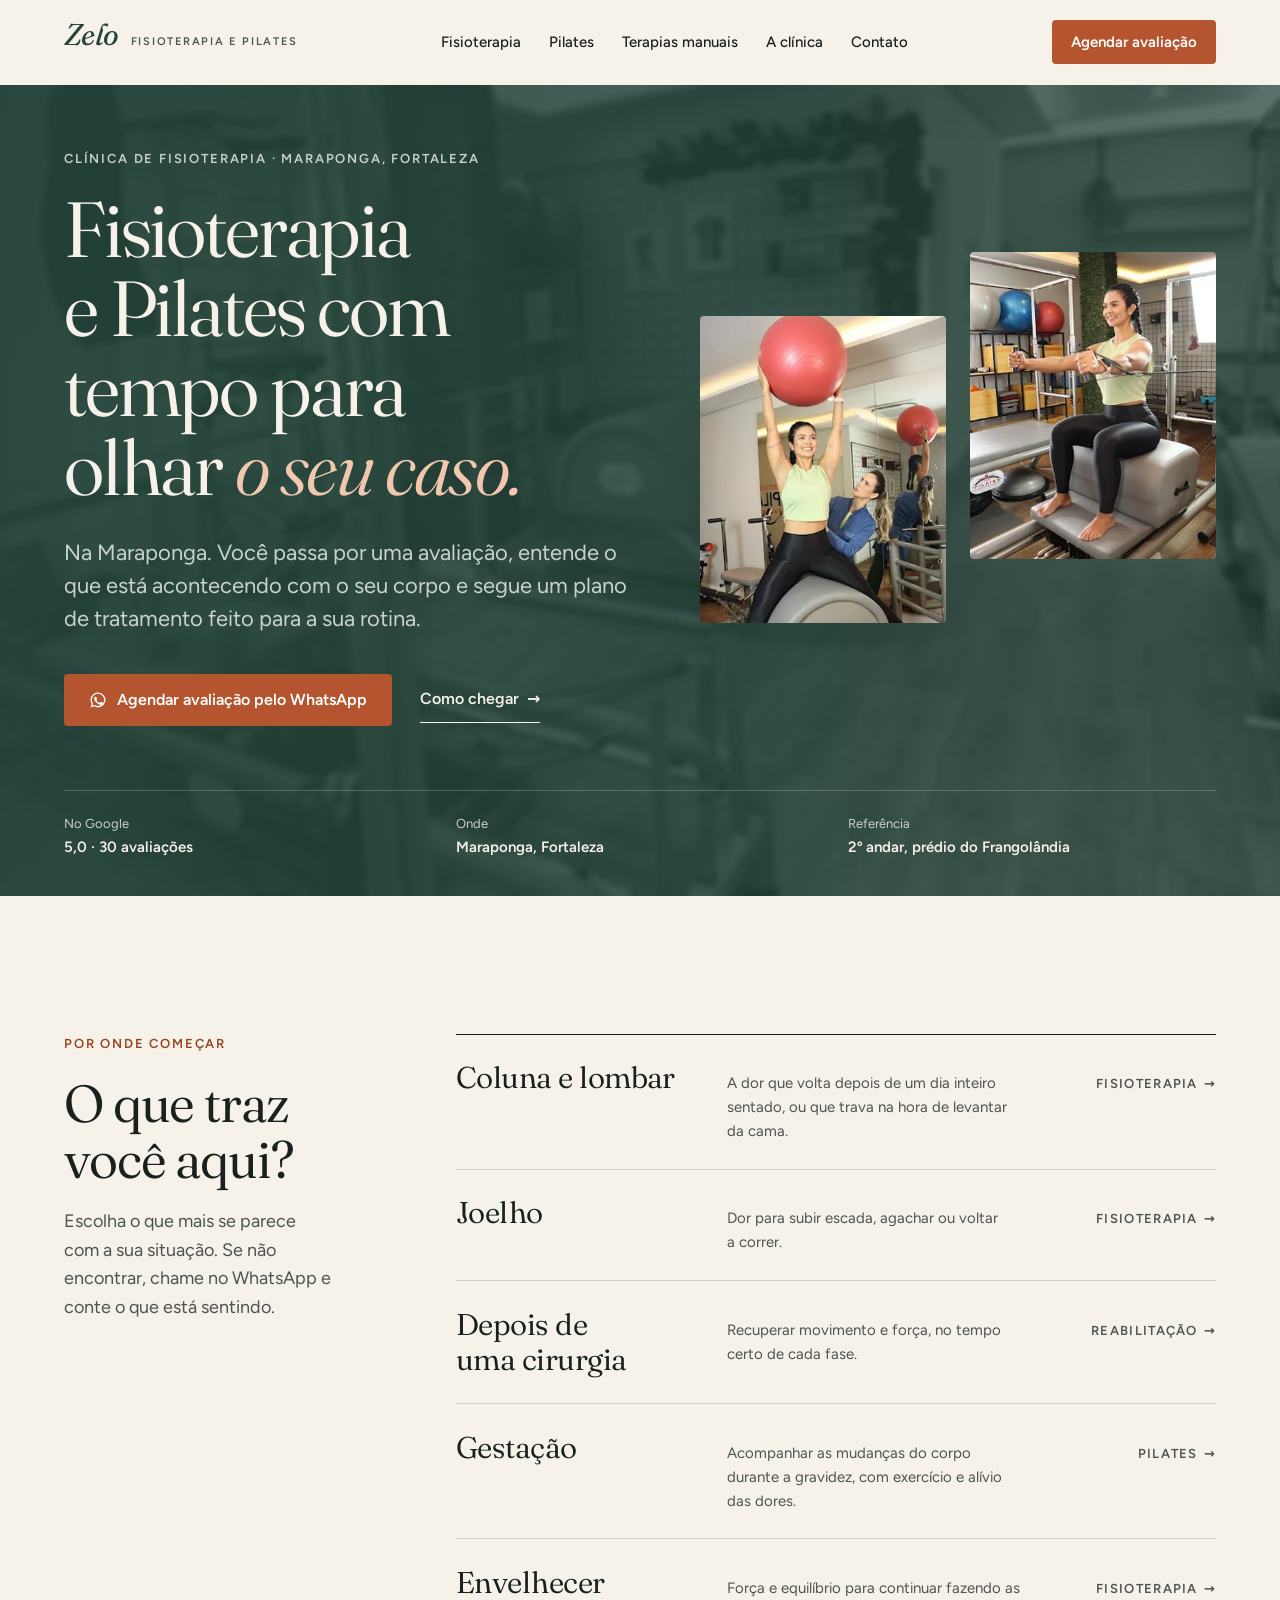
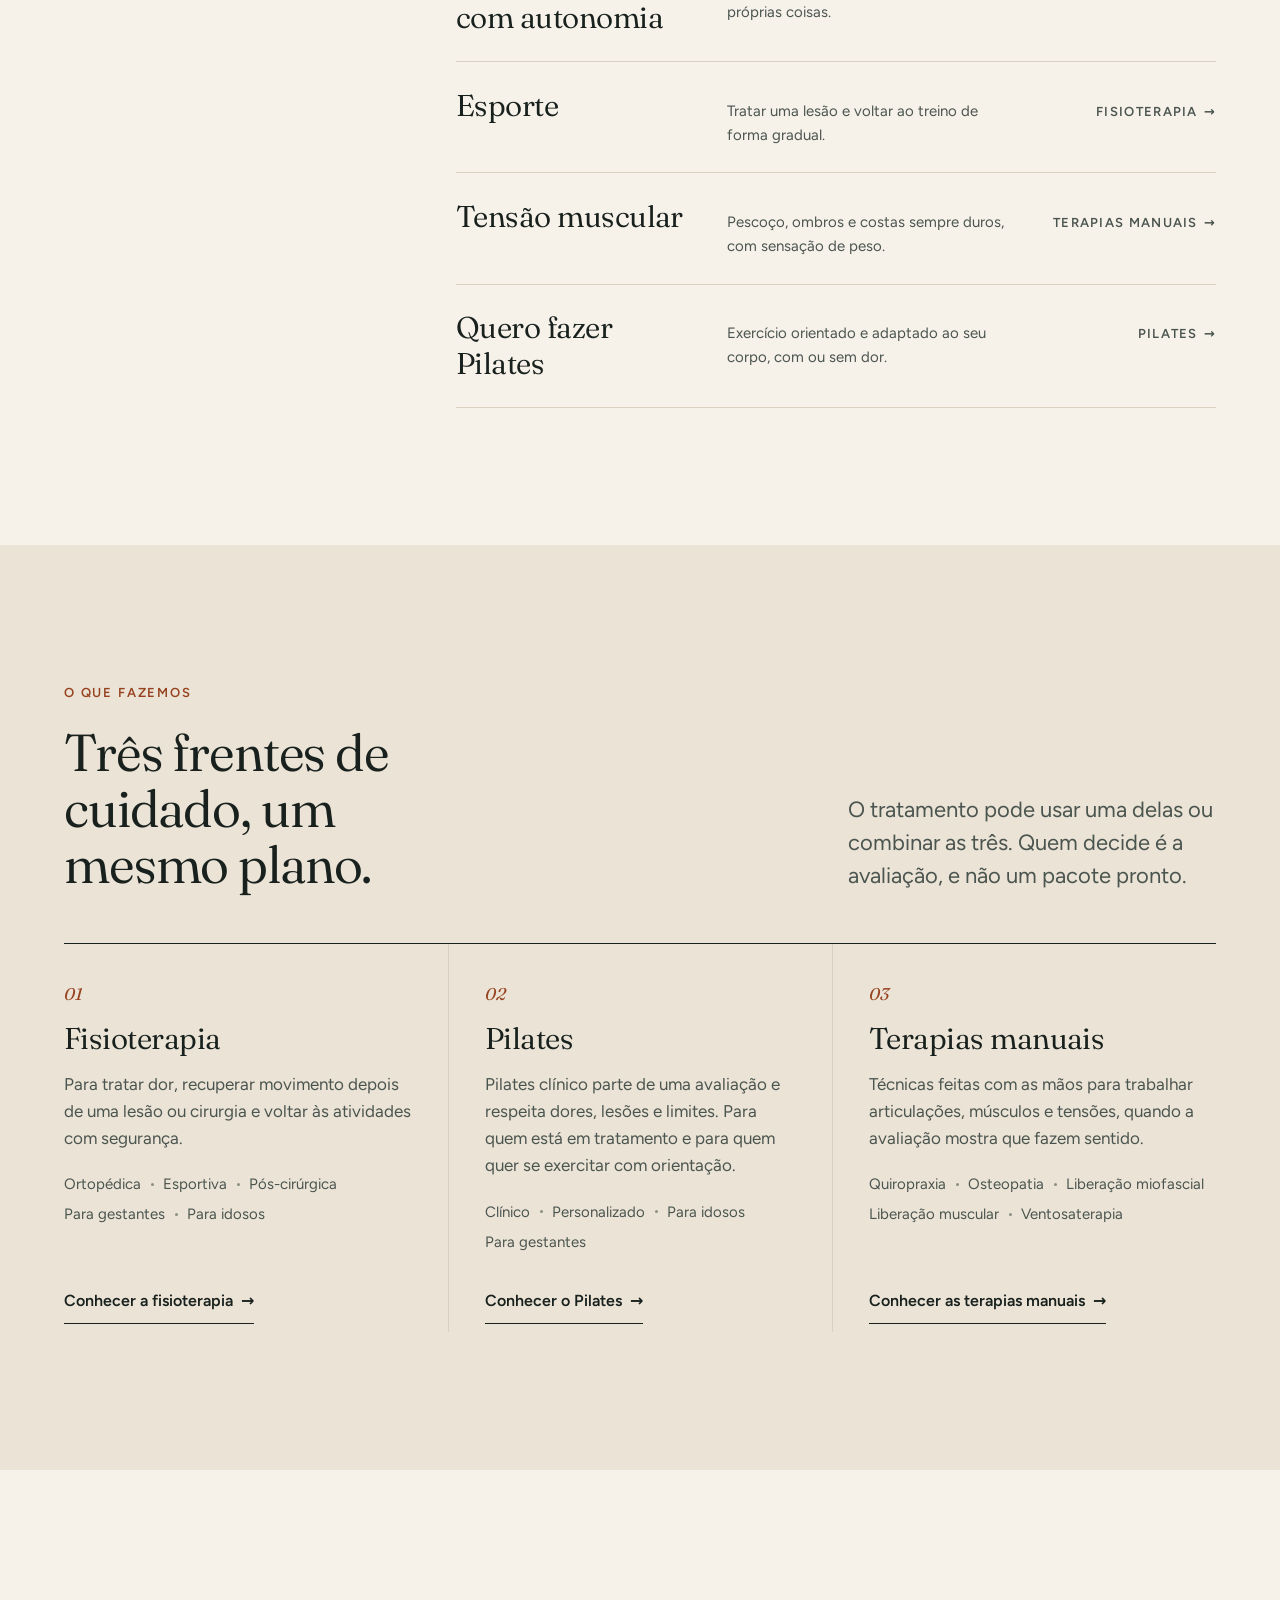
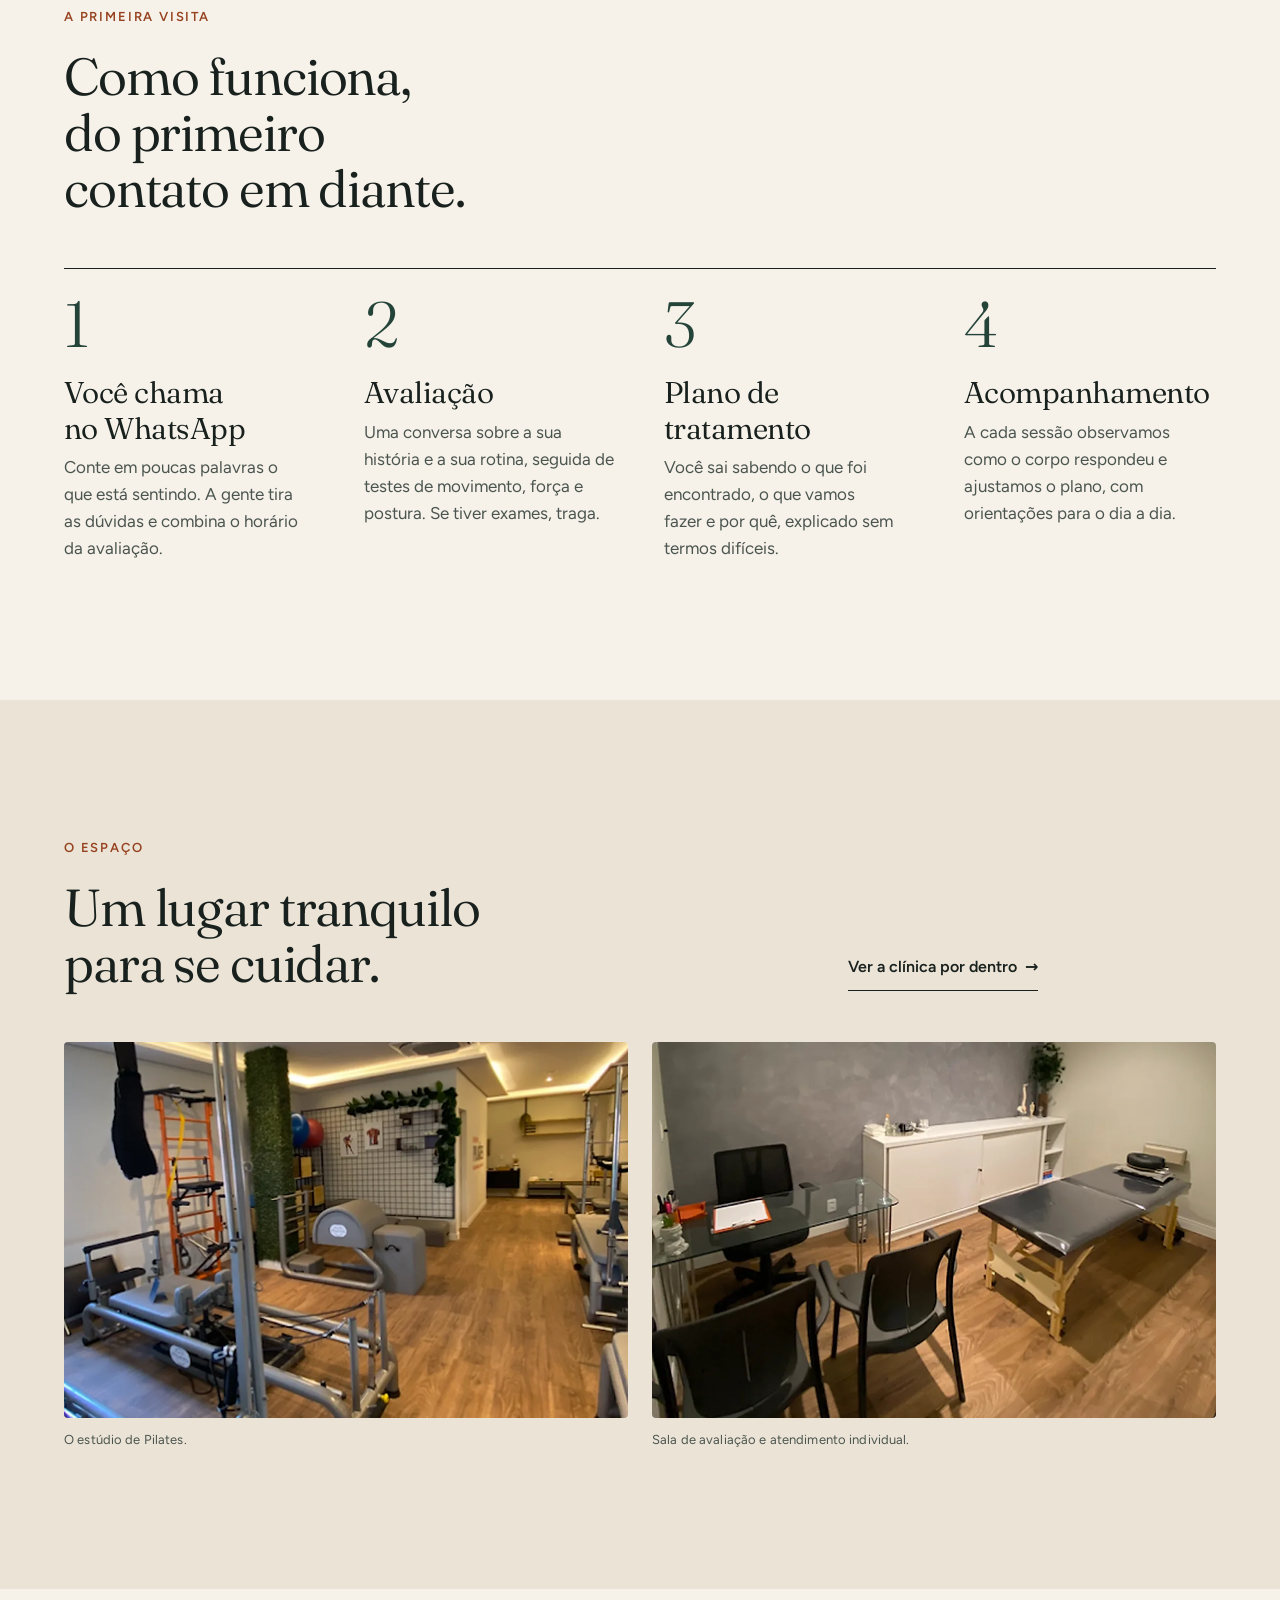
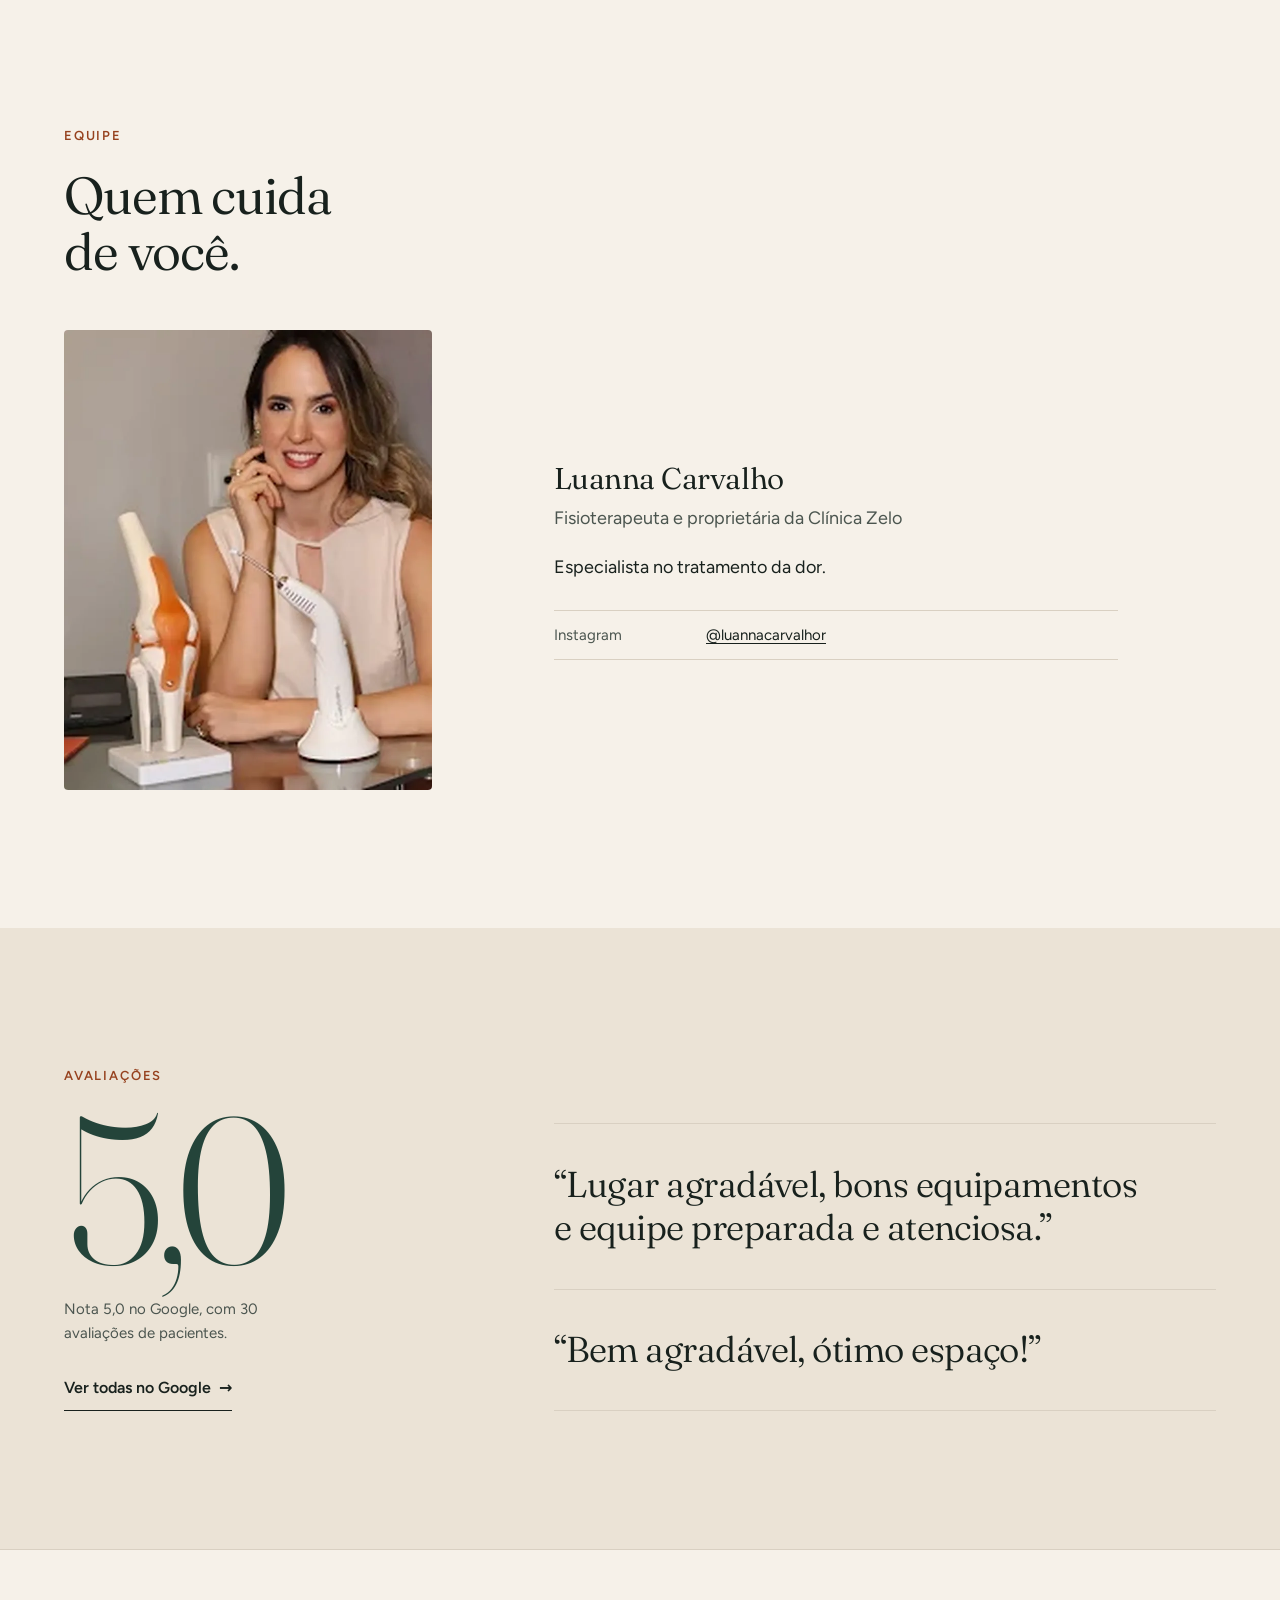
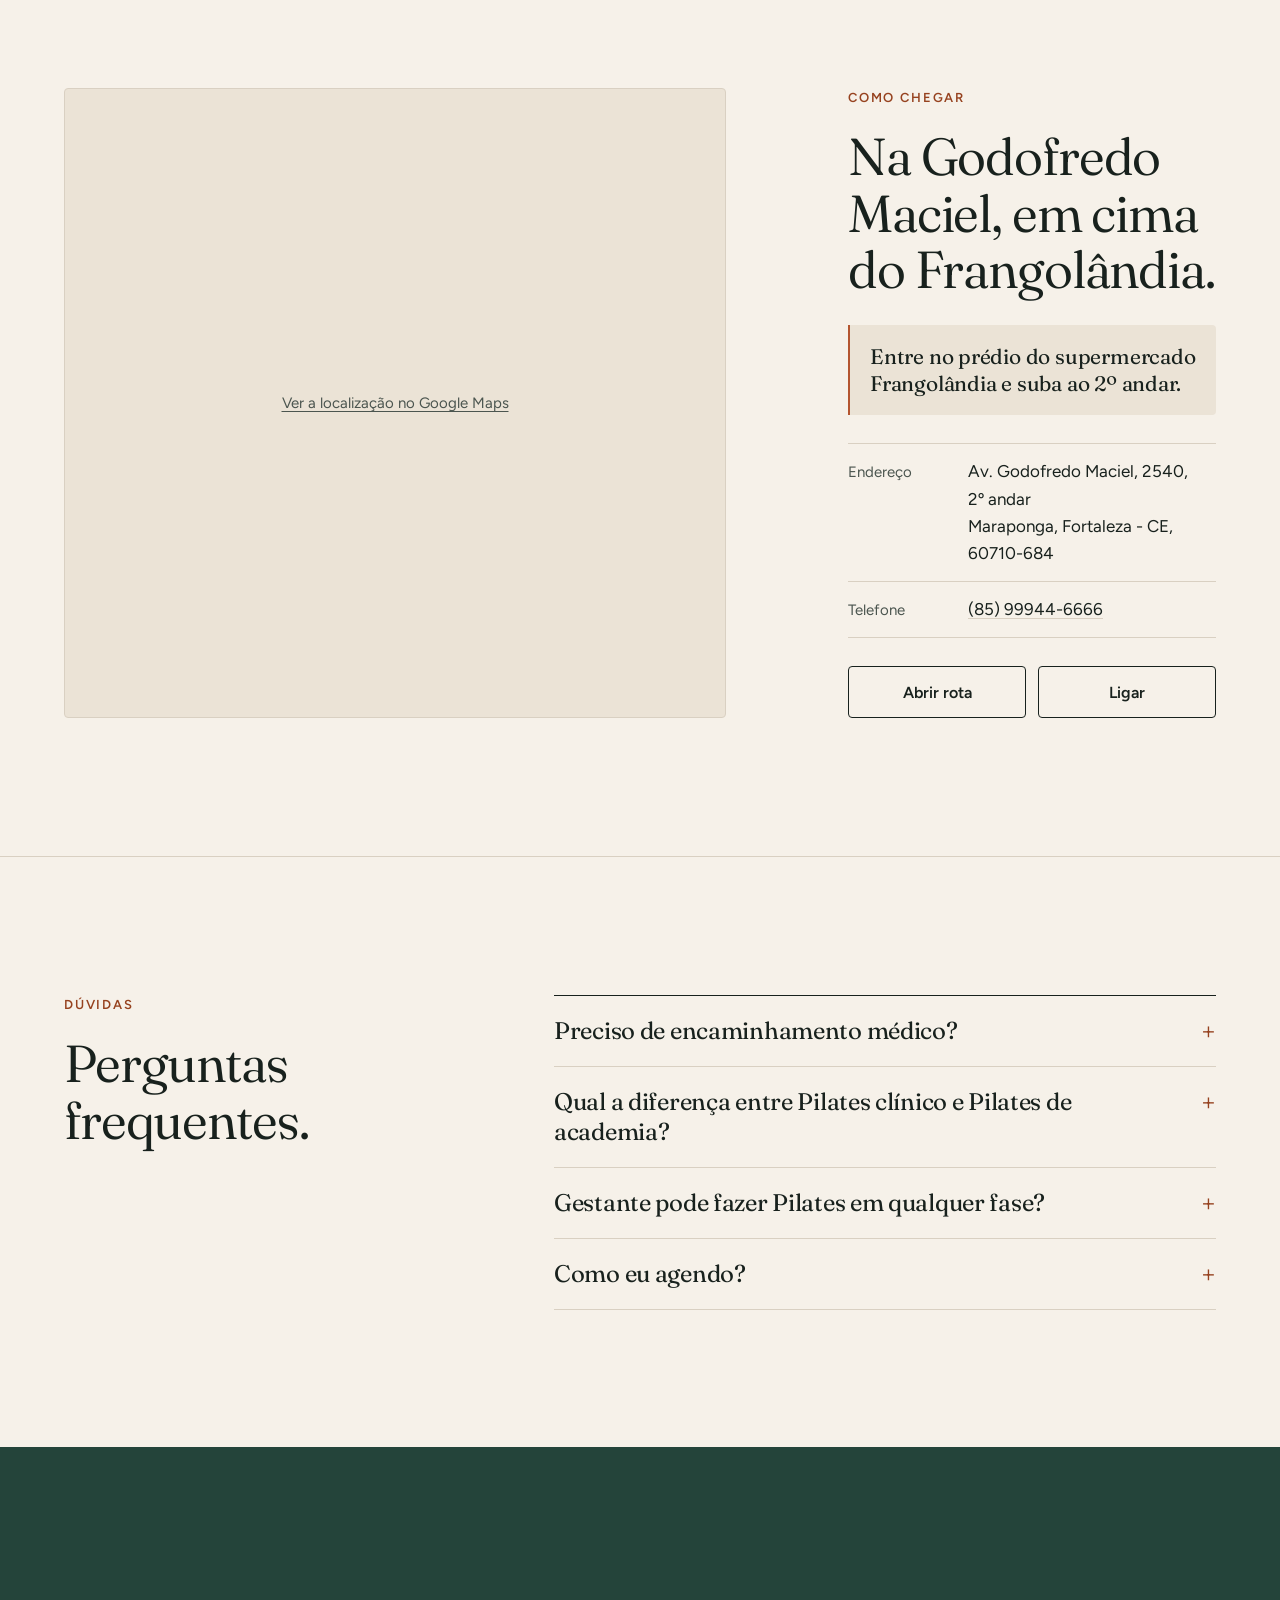
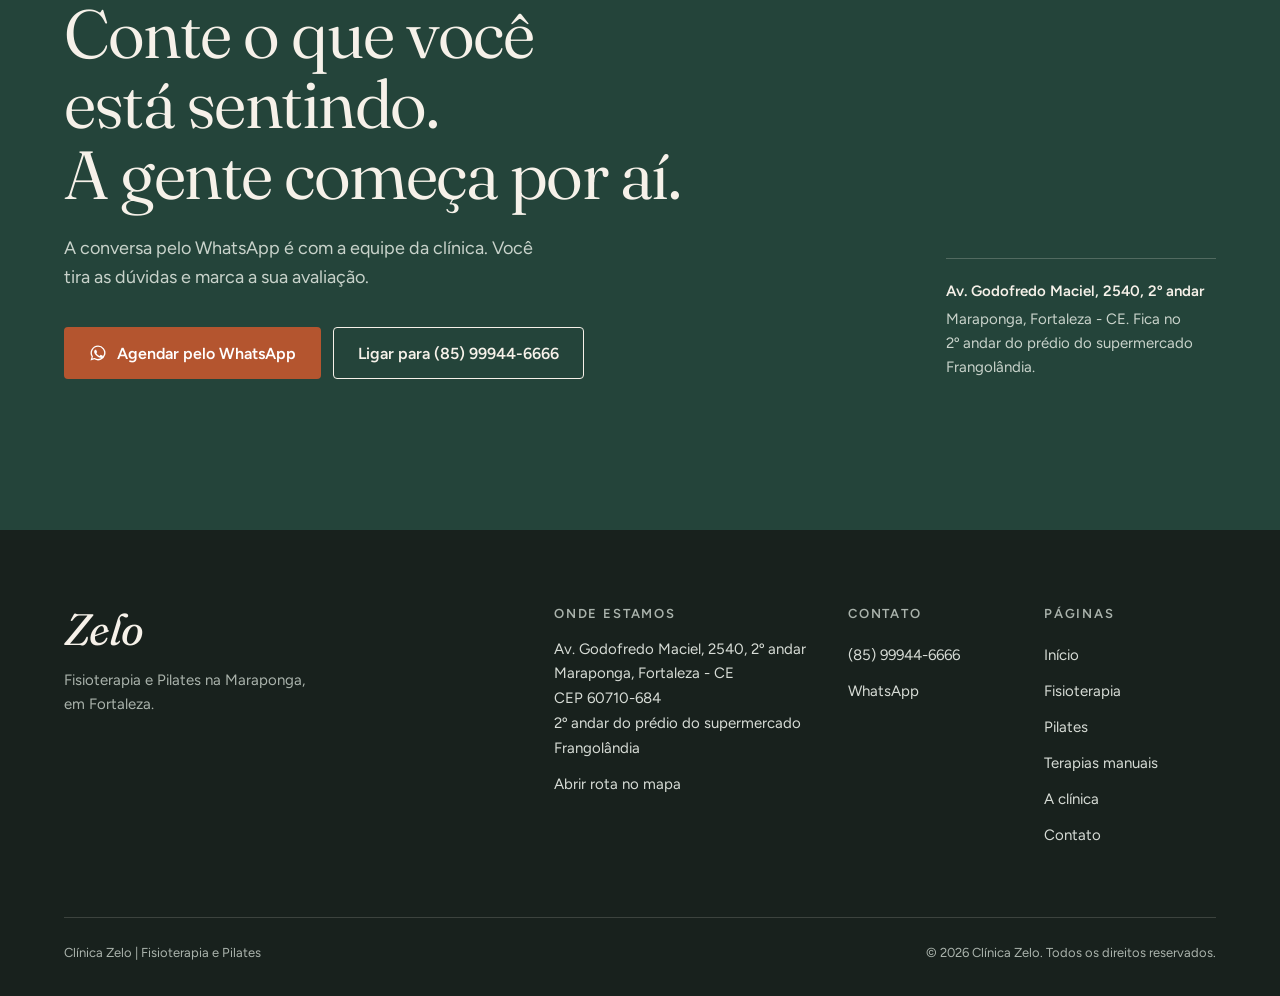
<file: index.html>
<!doctype html>
<html lang="pt-BR">
<head>
<meta charset="utf-8">
<meta name="viewport" content="width=device-width, initial-scale=1">
<title>Clínica Zelo | Fisioterapia e Pilates na Maraponga, Fortaleza</title>
<meta name="description" content="Fisioterapia, Pilates clínico e terapias manuais na Maraponga, em Fortaleza. Nota 5,0 no Google. Agende sua avaliação pelo WhatsApp.">
<meta name="theme-color" content="#f6f1e9">
<link rel="canonical" href="https://clinica-zelo.vercel.app/">
<meta property="og:type" content="website">
<meta property="og:locale" content="pt_BR">
<meta property="og:site_name" content="Clínica Zelo | Fisioterapia e Pilates">
<meta property="og:title" content="Clínica Zelo | Fisioterapia e Pilates na Maraponga, Fortaleza">
<meta property="og:description" content="Fisioterapia, Pilates clínico e terapias manuais na Maraponga, em Fortaleza. Nota 5,0 no Google. Agende sua avaliação pelo WhatsApp.">
<meta property="og:url" content="https://clinica-zelo.vercel.app/">
<meta property="og:image" content="https://clinica-zelo.vercel.app/assets/img/pilates-orientado.jpg">
<meta name="twitter:card" content="summary_large_image">
<link rel="icon" href="favicon.svg" type="image/svg+xml">
<link rel="preload" href="assets/fonts/fraunces-latin-opsz-normal.woff2" as="font" type="font/woff2" crossorigin>
<link rel="preload" href="assets/fonts/figtree-latin-wght-normal.woff2" as="font" type="font/woff2" crossorigin>
<link rel="stylesheet" href="assets/css/style.css">
<script>document.documentElement.classList.add("js")</script>
<script type="application/ld+json">
{
  "@context": "https://schema.org",
  "@type": "Physiotherapy",
  "name": "Clínica Zelo | Fisioterapia e Pilates",
  "image": "https://clinica-zelo.vercel.app/assets/img/pilates-orientado.jpg",
  "url": "https://clinica-zelo.vercel.app/",
  "telephone": "+5585999446666",
  "address": {
    "@type": "PostalAddress",
    "streetAddress": "Av. Godofredo Maciel, 2540, 2º andar",
    "addressLocality": "Fortaleza",
    "addressRegion": "CE",
    "postalCode": "60710-684",
    "addressCountry": "BR"
  },
  "areaServed": "Maraponga, Fortaleza",
  "aggregateRating": {
    "@type": "AggregateRating",
    "ratingValue": "5.0",
    "reviewCount": 30
  },
  "hasMap": "https://www.google.com/maps/search/?api=1&query=Cl%C3%ADnica%20Zelo%20Fisioterapia%20e%20Pilates%2C%20Av.%20Godofredo%20Maciel%2C%202540%20-%20Maraponga%2C%20Fortaleza%20-%20CE%2C%2060710-684"
}
</script>
</head>
<body>
<a class="skip" href="#conteudo">Pular para o conteúdo</a>

<header class="site-header" data-header>
  <div class="wrap header-in">
    <a class="brand" href="index.html" aria-label="Zelo Fisioterapia e Pilates, página inicial">
      <span class="brand-mark">Zelo</span><span class="brand-sub">Fisioterapia e Pilates</span>
    </a>
    <nav class="nav" aria-label="Principal"><ul><li><a href="fisioterapia.html">Fisioterapia</a></li><li><a href="pilates.html">Pilates</a></li><li><a href="terapias-manuais.html">Terapias manuais</a></li><li><a href="a-clinica.html">A clínica</a></li><li><a href="contato.html">Contato</a></li></ul></nav>
    <a class="btn btn--accent btn--sm header-cta" href="https://wa.me/5585999446666?text=Ol%C3%A1%21%20Vi%20o%20site%20da%20Cl%C3%ADnica%20Zelo%20e%20gostaria%20de%20agendar%20uma%20avalia%C3%A7%C3%A3o." target="_blank" rel="noopener">Agendar avaliação</a>
    <button class="menu-btn" type="button" data-menu-btn aria-expanded="false" aria-controls="menu"><span data-menu-label>Menu</span><i aria-hidden="true"></i></button>
  </div>
</header>

<div class="menu" id="menu">
  <nav aria-label="Menu"><ul class="menu-links"><li><a href="index.html" aria-current="page">Início</a></li><li><a href="fisioterapia.html">Fisioterapia</a></li><li><a href="pilates.html">Pilates</a></li><li><a href="terapias-manuais.html">Terapias manuais</a></li><li><a href="a-clinica.html">A clínica</a></li><li><a href="contato.html">Contato</a></li></ul></nav>
  <div class="menu-foot">
    <a class="btn btn--accent" href="https://wa.me/5585999446666?text=Ol%C3%A1%21%20Vi%20o%20site%20da%20Cl%C3%ADnica%20Zelo%20e%20gostaria%20de%20agendar%20uma%20avalia%C3%A7%C3%A3o." target="_blank" rel="noopener"><svg viewBox="0 0 24 24" fill="currentColor" aria-hidden="true"><path d="M12.04 2a9.9 9.9 0 0 0-8.46 15.03L2 22l5.1-1.54A9.9 9.9 0 1 0 12.04 2Zm0 1.8a8.1 8.1 0 1 1-4.3 14.96l-.3-.19-3.03.92.94-2.94-.2-.31A8.1 8.1 0 0 1 12.04 3.8Zm-3.4 3.9c-.2 0-.5.07-.76.36-.26.28-1 .98-1 2.38 0 1.4 1.02 2.76 1.17 2.95.14.19 2 3.06 4.86 4.29 2.38 1.02 2.87.82 3.39.77.51-.05 1.66-.68 1.9-1.33.23-.66.23-1.22.16-1.34-.07-.12-.26-.19-.54-.33-.29-.14-1.67-.82-1.93-.92-.26-.09-.45-.14-.64.14-.19.29-.73.92-.9 1.11-.16.19-.33.21-.61.07-.29-.14-1.2-.44-2.29-1.41a8.6 8.6 0 0 1-1.58-1.97c-.17-.28-.02-.44.12-.58.13-.12.29-.33.43-.49.14-.17.19-.29.28-.48.1-.19.05-.35-.02-.5-.07-.13-.63-1.55-.88-2.12-.22-.52-.45-.53-.64-.54l-.52-.06Z"/></svg>Agendar pelo WhatsApp</a>
    <p>Av. Godofredo Maciel, 2540, 2º&nbsp;andar<br>Maraponga, Fortaleza&nbsp;-&nbsp;CE<br><a href="tel:+5585999446666">(85) 99944-6666</a></p>
  </div>
</div>

<main id="conteudo">

<section class="hero on-green" aria-labelledby="hero-t">
  <div class="wrap grid">
    <div class="hero-text">
      <span class="eyebrow">Clínica de fisioterapia · Maraponga, Fortaleza</span>
      <h1 id="hero-t">Fisioterapia e Pilates com tempo para olhar <em>o seu caso.</em></h1>
      <p class="lead">Na Maraponga. Você passa por uma avaliação, entende o que está acontecendo com o seu corpo e segue um plano de tratamento feito para a sua rotina.</p>
      <div class="hero-actions">
        <a class="btn btn--accent" href="https://wa.me/5585999446666?text=Ol%C3%A1%21%20Vi%20o%20site%20da%20Cl%C3%ADnica%20Zelo%20e%20gostaria%20de%20agendar%20uma%20avalia%C3%A7%C3%A3o." target="_blank" rel="noopener"><svg viewBox="0 0 24 24" fill="currentColor" aria-hidden="true"><path d="M12.04 2a9.9 9.9 0 0 0-8.46 15.03L2 22l5.1-1.54A9.9 9.9 0 1 0 12.04 2Zm0 1.8a8.1 8.1 0 1 1-4.3 14.96l-.3-.19-3.03.92.94-2.94-.2-.31A8.1 8.1 0 0 1 12.04 3.8Zm-3.4 3.9c-.2 0-.5.07-.76.36-.26.28-1 .98-1 2.38 0 1.4 1.02 2.76 1.17 2.95.14.19 2 3.06 4.86 4.29 2.38 1.02 2.87.82 3.39.77.51-.05 1.66-.68 1.9-1.33.23-.66.23-1.22.16-1.34-.07-.12-.26-.19-.54-.33-.29-.14-1.67-.82-1.93-.92-.26-.09-.45-.14-.64.14-.19.29-.73.92-.9 1.11-.16.19-.33.21-.61.07-.29-.14-1.2-.44-2.29-1.41a8.6 8.6 0 0 1-1.58-1.97c-.17-.28-.02-.44.12-.58.13-.12.29-.33.43-.49.14-.17.19-.29.28-.48.1-.19.05-.35-.02-.5-.07-.13-.63-1.55-.88-2.12-.22-.52-.45-.53-.64-.54l-.52-.06Z"/></svg>Agendar avaliação pelo WhatsApp</a>
        <a class="link" href="#como-chegar">Como chegar</a>
      </div>
    </div>
    <div class="hero-media">
      <div class="hero-photo hero-photo--a ratio-p figure"><picture><source srcset="assets/img/pilates-orientado.webp" type="image/webp"><img src="assets/img/pilates-orientado.jpg" alt="Fisioterapeuta de uniforme azul orienta uma aluna que ergue uma bola vermelha sentada em um aparelho de Pilates" width="720" height="900" loading="eager" fetchpriority="high" decoding="async"></picture></div>
      <div class="hero-photo hero-photo--b ratio-p figure"><picture><source srcset="assets/img/pilates-aluna.webp" type="image/webp"><img src="assets/img/pilates-aluna.jpg" alt="Aluna sentada em um aparelho de Pilates puxa alças com os braços estendidos à frente" width="720" height="900" loading="eager" fetchpriority="high" decoding="async"></picture></div>
    </div>
  </div>
  <div class="wrap">
    <dl class="hero-facts">
      <div><dt>No Google</dt><dd>5,0 · 30 avaliações</dd></div>
      <div><dt>Onde</dt><dd>Maraponga, Fortaleza</dd></div>
      <div><dt>Referência</dt><dd>2º&nbsp;andar, prédio do Frangolândia</dd></div>
    </dl>
  </div>
</section>

<section class="section" aria-labelledby="motivos-t">
  <div class="wrap grid">
    <div class="reasons-head reveal">
      <span class="eyebrow">Por onde começar</span>
      <h2 id="motivos-t">O que traz você aqui?</h2>
      <p>Escolha o que mais se parece com a sua situação. Se não encontrar, chame no WhatsApp e conte o que está sentindo.</p>
    </div>
    <ul class="reasons-list reveal"><li class="reason"><a href="fisioterapia.html#dor-lombar"><h3>Coluna e lombar</h3><p>A dor que volta depois de um dia inteiro sentado, ou que trava na hora de levantar da cama.</p><span class="to">Fisioterapia</span></a></li><li class="reason"><a href="fisioterapia.html#joelho"><h3>Joelho</h3><p>Dor para subir escada, agachar ou voltar a correr.</p><span class="to">Fisioterapia</span></a></li><li class="reason"><a href="fisioterapia.html#pos-cirurgica"><h3>Depois de uma cirurgia</h3><p>Recuperar movimento e força, no tempo certo de cada fase.</p><span class="to">Reabilitação</span></a></li><li class="reason"><a href="pilates.html#gestantes"><h3>Gestação</h3><p>Acompanhar as mudanças do corpo durante a gravidez, com exercício e alívio das dores.</p><span class="to">Pilates</span></a></li><li class="reason"><a href="fisioterapia.html#idosos"><h3>Envelhecer com autonomia</h3><p>Força e equilíbrio para continuar fazendo as próprias coisas.</p><span class="to">Fisioterapia</span></a></li><li class="reason"><a href="fisioterapia.html#esportiva"><h3>Esporte</h3><p>Tratar uma lesão e voltar ao treino de forma gradual.</p><span class="to">Fisioterapia</span></a></li><li class="reason"><a href="terapias-manuais.html"><h3>Tensão muscular</h3><p>Pescoço, ombros e costas sempre duros, com sensação de peso.</p><span class="to">Terapias manuais</span></a></li><li class="reason"><a href="pilates.html"><h3>Quero fazer Pilates</h3><p>Exercício orientado e adaptado ao seu corpo, com ou sem dor.</p><span class="to">Pilates</span></a></li></ul>
  </div>
</section>

<section class="section section--alt" aria-labelledby="frentes-t">
  <div class="wrap">
    <div class="head2 grid reveal">
      <div class="head2-a">
        <span class="eyebrow">O que fazemos</span>
        <h2 id="frentes-t">Três frentes de cuidado, um mesmo plano.</h2>
      </div>
      <p class="head2-b lead">O tratamento pode usar uma delas ou combinar as três. Quem decide é a avaliação, e não um pacote pronto.</p>
    </div>
    <div class="fronts">
      <article class="front reveal"><span class="front-n">01</span><h3>Fisioterapia</h3><p>Para tratar dor, recuperar movimento depois de uma lesão ou cirurgia e voltar às atividades com segurança.</p><ul class="tags"><li>Ortopédica</li><li>Esportiva</li><li>Pós-cirúrgica</li><li>Para gestantes</li><li>Para idosos</li></ul><a class="link" href="fisioterapia.html">Conhecer a fisioterapia</a></article>
      <article class="front reveal"><span class="front-n">02</span><h3>Pilates</h3><p>Pilates clínico parte de uma avaliação e respeita dores, lesões e limites. Para quem está em tratamento e para quem quer se exercitar com orientação.</p><ul class="tags"><li>Clínico</li><li>Personalizado</li><li>Para idosos</li><li>Para gestantes</li></ul><a class="link" href="pilates.html">Conhecer o Pilates</a></article>
      <article class="front reveal"><span class="front-n">03</span><h3>Terapias manuais</h3><p>Técnicas feitas com as mãos para trabalhar articulações, músculos e tensões, quando a avaliação mostra que fazem sentido.</p><ul class="tags"><li>Quiropraxia</li><li>Osteopatia</li><li>Liberação miofascial</li><li>Liberação muscular</li><li>Ventosaterapia</li></ul><a class="link" href="terapias-manuais.html">Conhecer as terapias manuais</a></article>
    </div>
  </div>
</section>

<section class="section" aria-labelledby="visita-t">
  <div class="wrap">
    <div class="reveal">
      <span class="eyebrow">A primeira visita</span>
      <h2 id="visita-t" style="max-width:18ch">Como funciona, do primeiro contato em diante.</h2>
    </div>
    <ol class="steps">
      <li class="step reveal"><h3>Você chama no WhatsApp</h3><p>Conte em poucas palavras o que está sentindo. A gente tira as dúvidas e combina o horário da avaliação.</p></li>
      <li class="step reveal"><h3>Avaliação</h3><p>Uma conversa sobre a sua história e a sua rotina, seguida de testes de movimento, força e postura. Se tiver exames, traga. </p></li>
      <li class="step reveal"><h3>Plano de tratamento</h3><p>Você sai sabendo o que foi encontrado, o que vamos fazer e por quê, explicado sem termos difíceis.</p></li>
      <li class="step reveal"><h3>Acompanhamento</h3><p>A cada sessão observamos como o corpo respondeu e ajustamos o plano, com orientações para o dia a dia.</p></li>
    </ol>
  </div>
</section>

<section class="section section--alt" aria-labelledby="espaco-t">
  <div class="wrap">
    <div class="head2 grid reveal">
      <div class="head2-a">
        <span class="eyebrow">O espaço</span>
        <h2 id="espaco-t">Um lugar tranquilo para se cuidar.</h2>
      </div>
      <p class="head2-b"><a class="link" href="a-clinica.html">Ver a clínica por dentro</a></p>
    </div>
    <div class="pair">
      <div class="reveal"><figure class="figure ratio-l "><picture><source srcset="assets/img/estudio-pilates.webp" type="image/webp"><img src="assets/img/estudio-pilates.jpg" alt="Estúdio de Pilates com piso de madeira, aparelhos cinza, coluna de jardim vertical e iluminação quente no teto" width="1080" height="720" loading="lazy" decoding="async"></picture><figcaption>O estúdio de Pilates.</figcaption></figure></div>
      <div class="reveal"><figure class="figure ratio-l "><picture><source srcset="assets/img/sala-avaliacao.webp" type="image/webp"><img src="assets/img/sala-avaliacao.jpg" alt="Sala de atendimento com maca, armário branco e mesa de vidro" width="1080" height="720" loading="lazy" decoding="async"></picture><figcaption>Sala de avaliação e atendimento individual.</figcaption></figure></div>
    </div>
  </div>
</section>

<section class="section" aria-labelledby="equipe-t">
  <div class="wrap">
    <div class="team-head reveal">
      <span class="eyebrow">Equipe</span>
      <h2 id="equipe-t">Quem cuida de você.</h2>
    </div>
    
    <div class="person grid">
      <div class="person-media reveal">
        <figure class="figure ratio-p "><picture><source srcset="assets/img/luanna-carvalho.webp" type="image/webp"><img src="assets/img/luanna-carvalho.jpg" alt="Luanna Carvalho, fisioterapeuta, sentada à mesa do consultório ao lado de um modelo anatômico de joelho" width="720" height="900" loading="lazy" decoding="async"></picture></figure>
      </div>
      <div class="person-body reveal">
        <h3>Luanna Carvalho</h3>
        <p class="person-role">Fisioterapeuta e proprietária da Clínica Zelo</p>
        <p style="margin-top:1.25rem">Especialista no tratamento da dor. </p>
        <dl class="person-meta">
          
          <div><dt>Instagram</dt><dd><a href="https://www.instagram.com/luannacarvalhor/" target="_blank" rel="noopener">@luannacarvalhor</a></dd></div>
        </dl>
      </div>
    </div>
    
  </div>
</section>

<section class="section section--alt" aria-labelledby="aval-t">
  <div class="wrap grid">
    <div class="reviews-head reveal">
      <span class="eyebrow">Avaliações</span>
      <h2 id="aval-t" class="vh">Avaliações no Google</h2>
      <p class="score" aria-hidden="true">5,0</p>
      <p class="score-label">Nota 5,0 no Google, com 30 avaliações de pacientes.</p>
      <a class="link" href="https://www.google.com/maps/search/?api=1&query=Cl%C3%ADnica%20Zelo%20Fisioterapia%20e%20Pilates%2C%20Av.%20Godofredo%20Maciel%2C%202540%20-%20Maraponga%2C%20Fortaleza%20-%20CE%2C%2060710-684" target="_blank" rel="noopener">Ver todas no Google</a>
    </div>
    <ul class="reviews-list reveal">
      <li><blockquote><p class="quote">Lugar agradável, bons equipamentos e equipe preparada e atenciosa.</p></blockquote></li>
      <li><blockquote><p class="quote">Bem agradável, ótimo espaço!</p></blockquote></li>
    </ul>
  </div>
</section>


<section class="section section--line" id="como-chegar" aria-labelledby="onde-t">
  <div class="wrap grid">
    <div class="where-map reveal">
      <div class="map"><a class="map-alt" href="https://www.google.com/maps/search/?api=1&query=Cl%C3%ADnica%20Zelo%20Fisioterapia%20e%20Pilates%2C%20Av.%20Godofredo%20Maciel%2C%202540%20-%20Maraponga%2C%20Fortaleza%20-%20CE%2C%2060710-684" target="_blank" rel="noopener">Ver a localização no Google Maps</a>
        <iframe src="https://www.google.com/maps?q=Cl%C3%ADnica%20Zelo%20Fisioterapia%20e%20Pilates%2C%20Av.%20Godofredo%20Maciel%2C%202540%20-%20Maraponga%2C%20Fortaleza%20-%20CE%2C%2060710-684&z=16&output=embed" title="Mapa com a localização da Clínica Zelo na Av. Godofredo Maciel, Maraponga" loading="lazy" referrerpolicy="no-referrer-when-downgrade" allowfullscreen></iframe>
      </div>
    </div>
    <div class="where-body reveal">
      <span class="eyebrow">Como chegar</span>
      <h2 id="onde-t">Na Godofredo Maciel, em cima do Frangolândia.</h2>
      <p class="where-ref">Entre no prédio do supermercado Frangolândia e suba ao 2º&nbsp;andar.</p>
      <dl class="info">
        <div><dt>Endereço</dt><dd><address>Av. Godofredo Maciel, 2540, 2º&nbsp;andar<br>Maraponga, Fortaleza&nbsp;-&nbsp;CE, <span class="nw">60710-684</span></address></dd></div>
        
        <div><dt>Telefone</dt><dd><a href="tel:+5585999446666">(85) 99944-6666</a></dd></div>
        
      </dl>
      <div class="where-actions">
        <a class="btn btn--ghost" href="https://www.google.com/maps/dir/?api=1&destination=Cl%C3%ADnica%20Zelo%20Fisioterapia%20e%20Pilates%2C%20Av.%20Godofredo%20Maciel%2C%202540%20-%20Maraponga%2C%20Fortaleza%20-%20CE%2C%2060710-684" target="_blank" rel="noopener">Abrir rota</a>
        <a class="btn btn--ghost" href="tel:+5585999446666">Ligar</a>
      </div>
    </div>
  </div>
</section>

<section class="section section--line" aria-labelledby="faq-t">
  <div class="wrap grid">
    <div class="faq-head reveal">
      <span class="eyebrow">Dúvidas</span>
      <h2 id="faq-t">Perguntas frequentes.</h2>
    </div>
    <div class="faq-list reveal">
      <details><summary>Preciso de encaminhamento médico?</summary><div class="answer"><p>Para o atendimento particular, você pode agendar a avaliação diretamente com a fisioterapeuta. Se tiver pedido médico, laudos ou exames, traga no primeiro dia: eles ajudam na avaliação.</p></div></details>
      
      
      <details><summary>Qual a diferença entre Pilates clínico e Pilates de academia?</summary><div class="answer"><p>No Pilates clínico, os exercícios são escolhidos depois de uma avaliação e levam em conta dores, lesões e limitações de cada pessoa. Ele pode fazer parte de um tratamento. Na academia, a aula costuma seguir uma sequência geral, voltada ao condicionamento.</p></div></details>
      <details><summary>Gestante pode fazer Pilates em qualquer fase?</summary><div class="answer"><p>Em geral sim, desde que o obstetra tenha liberado a atividade física. Os exercícios e as posições mudam a cada trimestre, e a avaliação define o que é adequado para o seu momento.</p></div></details>
      <details><summary>Como eu agendo?</summary><div class="answer"><p>Pelo WhatsApp ou por telefone, no (85) 99944-6666. Conte o que está sentindo e combinamos o horário da sua avaliação.</p></div></details>
      
    </div>
  </div>
</section>


<section class="cta on-green" aria-labelledby="cta-t">
  <div class="wrap grid">
    <div class="cta-main reveal">
      <h2 id="cta-t">Conte o que você está sentindo. <span>A gente começa por aí.</span></h2>
      <p>A conversa pelo WhatsApp é com a equipe da clínica. Você tira as dúvidas e marca a sua avaliação.</p>
      <div class="cta-actions">
        <a class="btn btn--accent" href="https://wa.me/5585999446666?text=Ol%C3%A1%21%20Vi%20o%20site%20da%20Cl%C3%ADnica%20Zelo%20e%20gostaria%20de%20agendar%20uma%20avalia%C3%A7%C3%A3o." target="_blank" rel="noopener"><svg viewBox="0 0 24 24" fill="currentColor" aria-hidden="true"><path d="M12.04 2a9.9 9.9 0 0 0-8.46 15.03L2 22l5.1-1.54A9.9 9.9 0 1 0 12.04 2Zm0 1.8a8.1 8.1 0 1 1-4.3 14.96l-.3-.19-3.03.92.94-2.94-.2-.31A8.1 8.1 0 0 1 12.04 3.8Zm-3.4 3.9c-.2 0-.5.07-.76.36-.26.28-1 .98-1 2.38 0 1.4 1.02 2.76 1.17 2.95.14.19 2 3.06 4.86 4.29 2.38 1.02 2.87.82 3.39.77.51-.05 1.66-.68 1.9-1.33.23-.66.23-1.22.16-1.34-.07-.12-.26-.19-.54-.33-.29-.14-1.67-.82-1.93-.92-.26-.09-.45-.14-.64.14-.19.29-.73.92-.9 1.11-.16.19-.33.21-.61.07-.29-.14-1.2-.44-2.29-1.41a8.6 8.6 0 0 1-1.58-1.97c-.17-.28-.02-.44.12-.58.13-.12.29-.33.43-.49.14-.17.19-.29.28-.48.1-.19.05-.35-.02-.5-.07-.13-.63-1.55-.88-2.12-.22-.52-.45-.53-.64-.54l-.52-.06Z"/></svg>Agendar pelo WhatsApp</a>
        <a class="btn btn--ghost" href="tel:+5585999446666">Ligar para (85) 99944-6666</a>
      </div>
    </div>
    <div class="cta-side reveal">
      <strong>Av. Godofredo Maciel, 2540, 2º&nbsp;andar</strong>
      Maraponga, Fortaleza&nbsp;-&nbsp;CE. Fica no 2º&nbsp;andar do prédio do supermercado Frangolândia.
    </div>
  </div>
</section>

</main>

<footer class="site-footer">
  <div class="wrap grid">
    <div class="footer-brand">
      <span class="brand-mark">Zelo</span>
      <p>Fisioterapia e Pilates na Maraponga, em Fortaleza.</p>
    </div>
    <div class="footer-col">
      <h2>Onde estamos</h2>
      <address>Av. Godofredo Maciel, 2540, 2º&nbsp;andar<br>Maraponga, Fortaleza&nbsp;-&nbsp;CE<br>CEP <span class="nw">60710-684</span><br>2º&nbsp;andar do prédio do supermercado Frangolândia</address>
      <p style="margin-top:.75rem"><a href="https://www.google.com/maps/dir/?api=1&destination=Cl%C3%ADnica%20Zelo%20Fisioterapia%20e%20Pilates%2C%20Av.%20Godofredo%20Maciel%2C%202540%20-%20Maraponga%2C%20Fortaleza%20-%20CE%2C%2060710-684" target="_blank" rel="noopener">Abrir rota no mapa</a></p>
    </div>
    <div class="footer-col">
      <h2>Contato</h2>
      <ul>
        <li><a href="tel:+5585999446666">(85) 99944-6666</a></li>
        <li><a href="https://wa.me/5585999446666?text=Ol%C3%A1%21%20Vi%20o%20site%20da%20Cl%C3%ADnica%20Zelo%20e%20gostaria%20de%20agendar%20uma%20avalia%C3%A7%C3%A3o." target="_blank" rel="noopener">WhatsApp</a></li>
        
      </ul>
    </div>
    <div class="footer-col">
      <h2>Páginas</h2>
      <ul><li><a href="index.html" aria-current="page">Início</a></li><li><a href="fisioterapia.html">Fisioterapia</a></li><li><a href="pilates.html">Pilates</a></li><li><a href="terapias-manuais.html">Terapias manuais</a></li><li><a href="a-clinica.html">A clínica</a></li><li><a href="contato.html">Contato</a></li></ul>
    </div>
  </div>
  <div class="wrap"><div class="footer-legal">
    <p>Clínica Zelo | Fisioterapia e Pilates</p>
    <p>© 2026 Clínica Zelo. Todos os direitos reservados.</p>
  </div></div>
</footer>

<div class="dock" data-dock>
  <a class="btn btn--accent" href="https://wa.me/5585999446666?text=Ol%C3%A1%21%20Vi%20o%20site%20da%20Cl%C3%ADnica%20Zelo%20e%20gostaria%20de%20agendar%20uma%20avalia%C3%A7%C3%A3o." target="_blank" rel="noopener"><svg viewBox="0 0 24 24" fill="currentColor" aria-hidden="true"><path d="M12.04 2a9.9 9.9 0 0 0-8.46 15.03L2 22l5.1-1.54A9.9 9.9 0 1 0 12.04 2Zm0 1.8a8.1 8.1 0 1 1-4.3 14.96l-.3-.19-3.03.92.94-2.94-.2-.31A8.1 8.1 0 0 1 12.04 3.8Zm-3.4 3.9c-.2 0-.5.07-.76.36-.26.28-1 .98-1 2.38 0 1.4 1.02 2.76 1.17 2.95.14.19 2 3.06 4.86 4.29 2.38 1.02 2.87.82 3.39.77.51-.05 1.66-.68 1.9-1.33.23-.66.23-1.22.16-1.34-.07-.12-.26-.19-.54-.33-.29-.14-1.67-.82-1.93-.92-.26-.09-.45-.14-.64.14-.19.29-.73.92-.9 1.11-.16.19-.33.21-.61.07-.29-.14-1.2-.44-2.29-1.41a8.6 8.6 0 0 1-1.58-1.97c-.17-.28-.02-.44.12-.58.13-.12.29-.33.43-.49.14-.17.19-.29.28-.48.1-.19.05-.35-.02-.5-.07-.13-.63-1.55-.88-2.12-.22-.52-.45-.53-.64-.54l-.52-.06Z"/></svg>WhatsApp</a>
  <a class="btn btn--ghost" href="tel:+5585999446666">Ligar</a>
</div>

<script src="assets/js/main.js" defer></script>
</body>
</html>
</file>
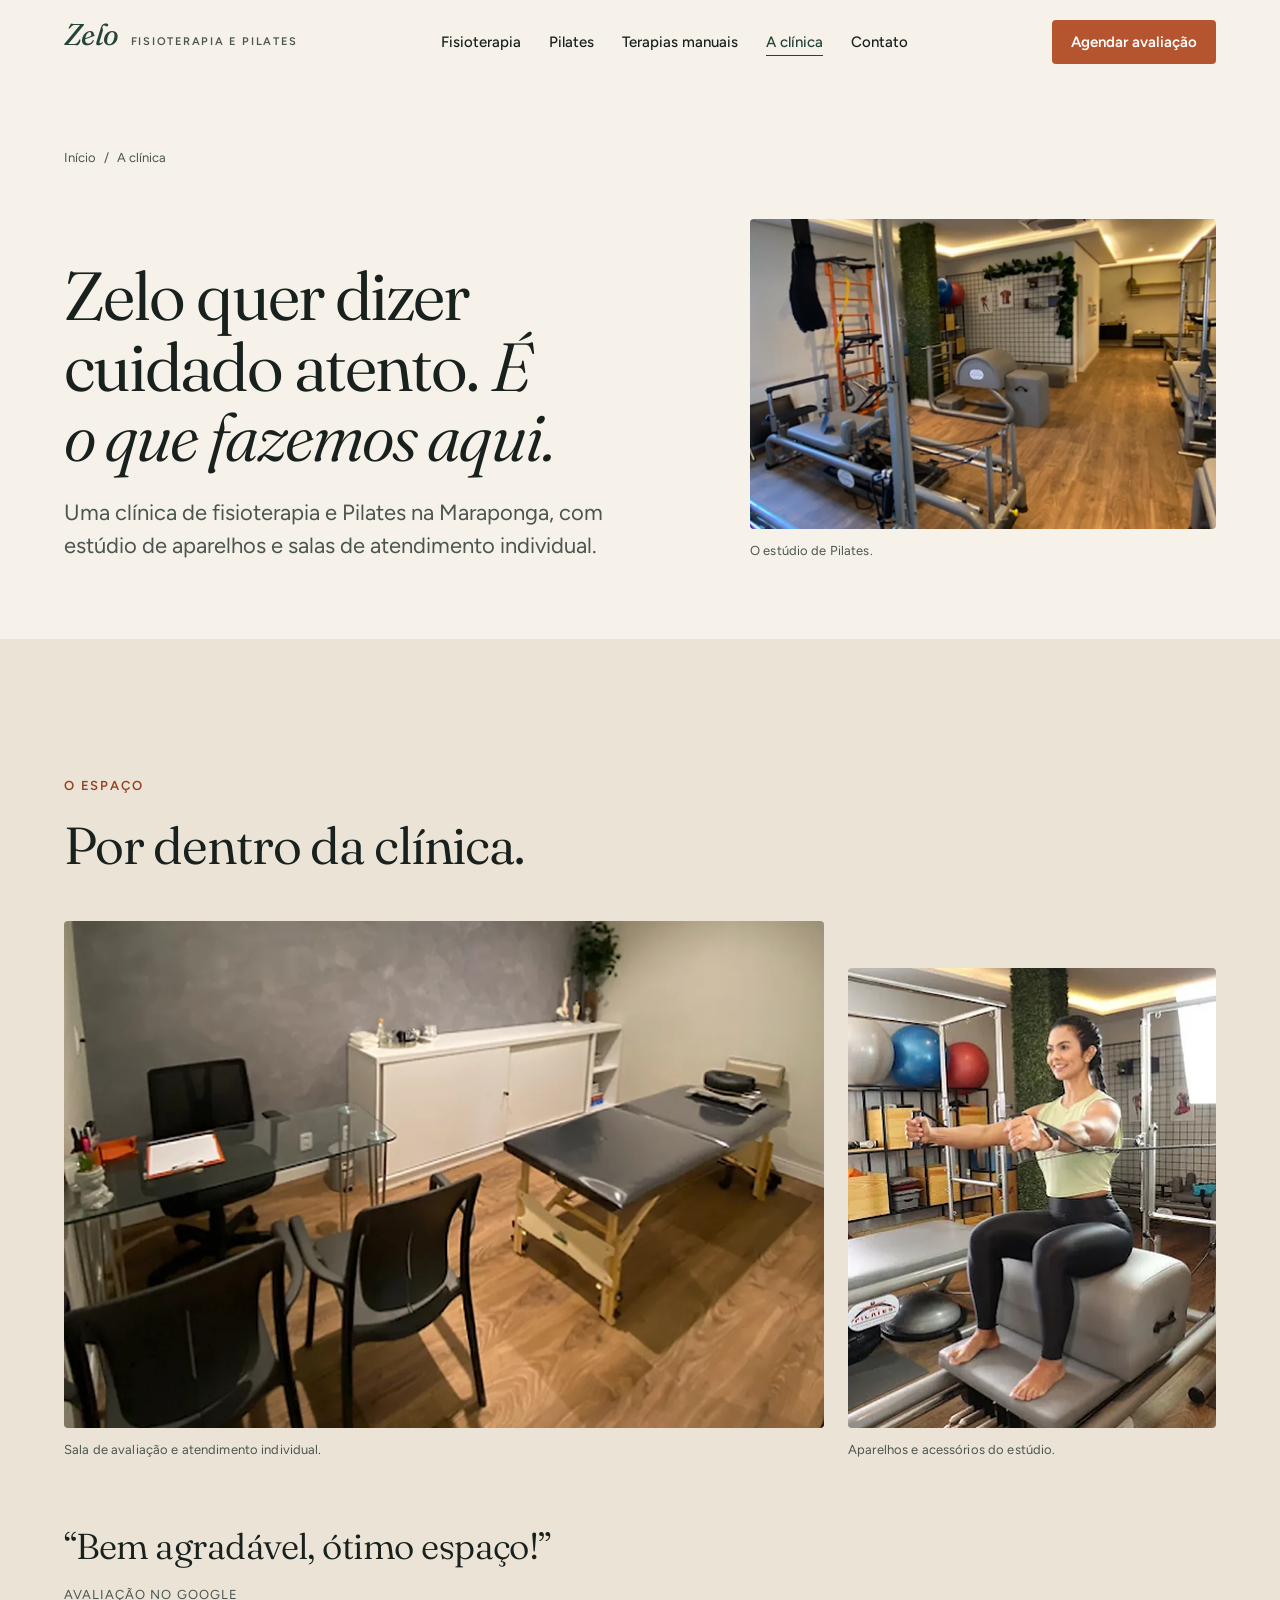
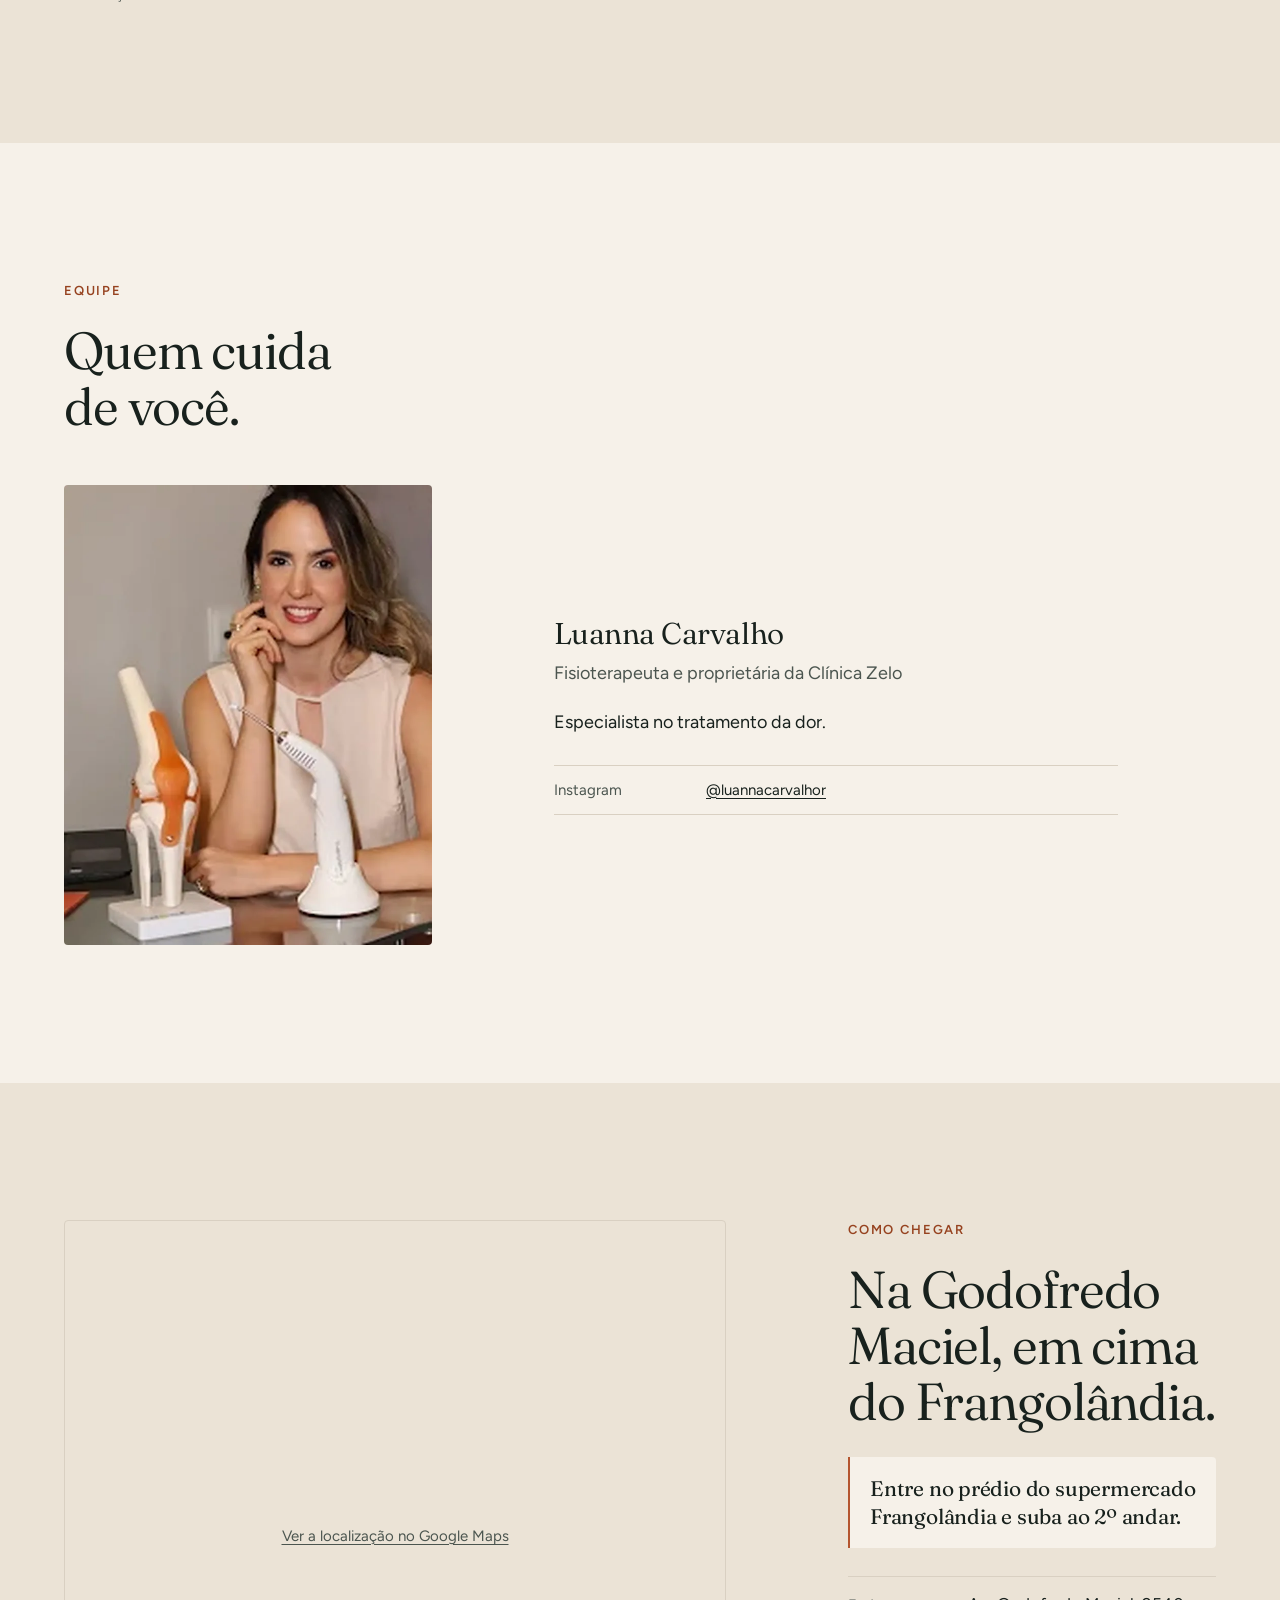
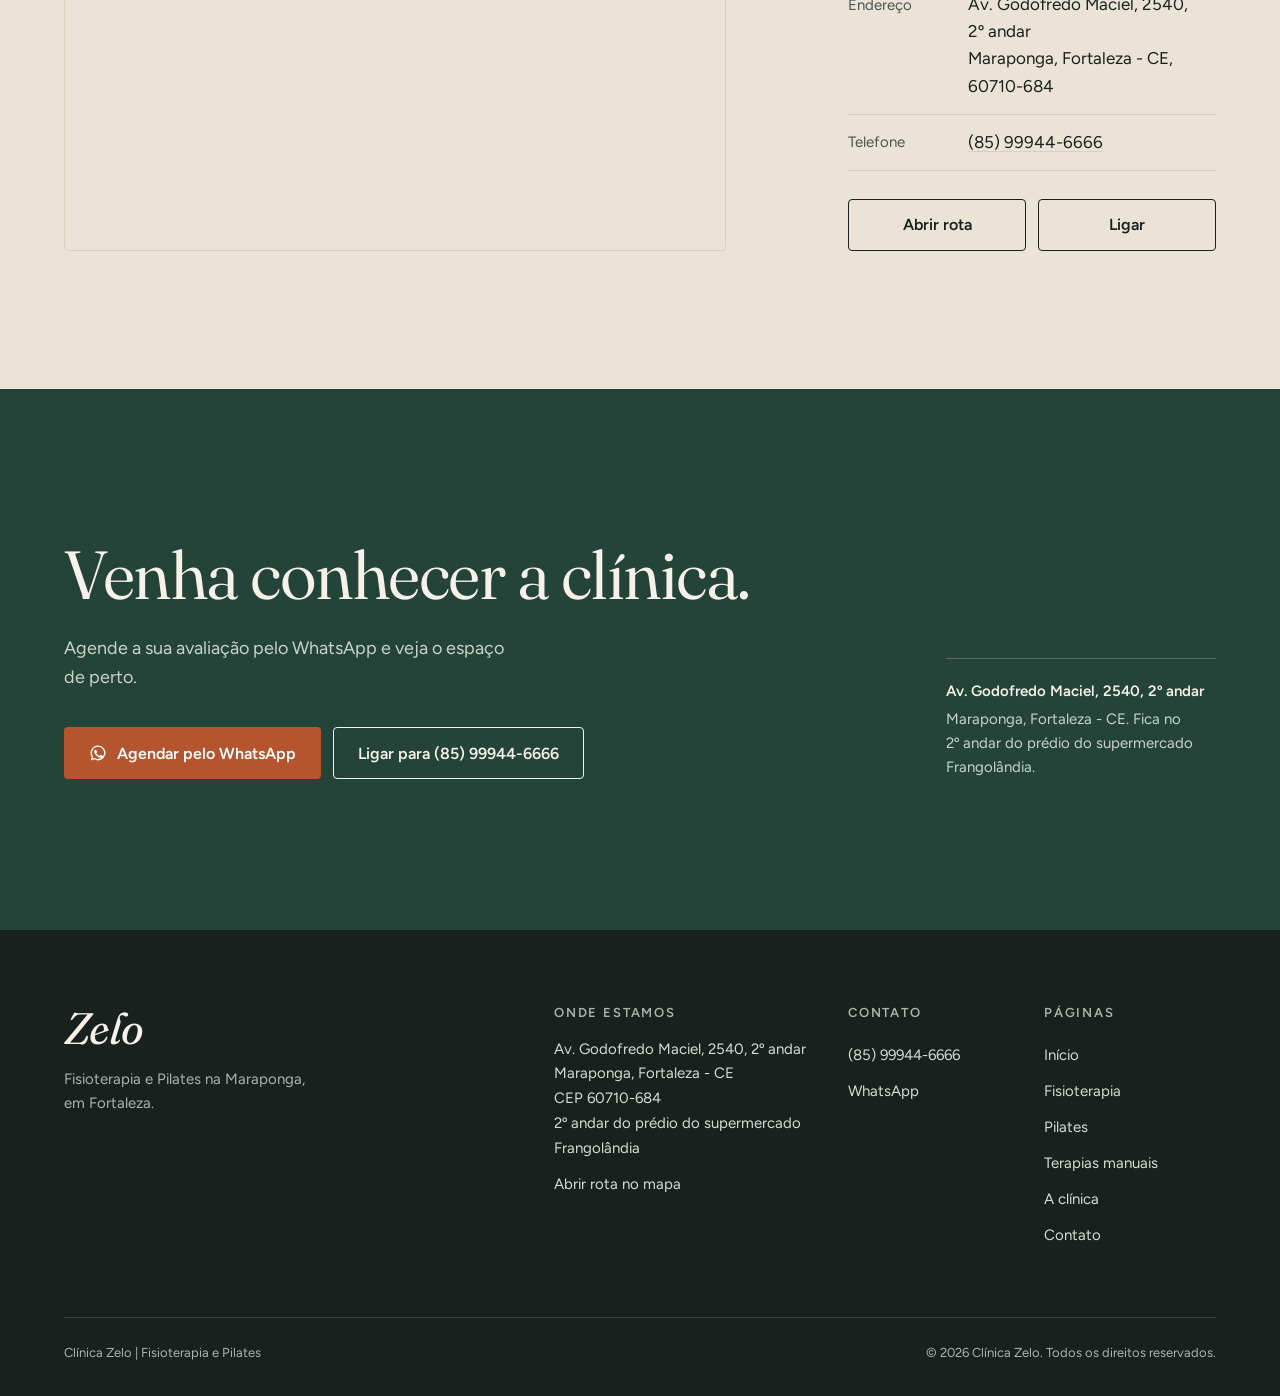
<file: a-clinica.html>
<!doctype html>
<html lang="pt-BR">
<head>
<meta charset="utf-8">
<meta name="viewport" content="width=device-width, initial-scale=1">
<title>A clínica: espaço e equipe | Clínica Zelo, Maraponga</title>
<meta name="description" content="Conheça o espaço e a equipe da Clínica Zelo, clínica de fisioterapia e Pilates na Av. Godofredo Maciel, Maraponga, Fortaleza.">
<meta name="theme-color" content="#f6f1e9">
<link rel="canonical" href="https://clinica-zelo.vercel.app/a-clinica.html">
<meta property="og:type" content="website">
<meta property="og:locale" content="pt_BR">
<meta property="og:site_name" content="Clínica Zelo | Fisioterapia e Pilates">
<meta property="og:title" content="A clínica: espaço e equipe | Clínica Zelo, Maraponga">
<meta property="og:description" content="Conheça o espaço e a equipe da Clínica Zelo, clínica de fisioterapia e Pilates na Av. Godofredo Maciel, Maraponga, Fortaleza.">
<meta property="og:url" content="https://clinica-zelo.vercel.app/a-clinica.html">
<meta property="og:image" content="https://clinica-zelo.vercel.app/assets/img/estudio-pilates.jpg">
<meta name="twitter:card" content="summary_large_image">
<link rel="icon" href="favicon.svg" type="image/svg+xml">
<link rel="preload" href="assets/fonts/fraunces-latin-opsz-normal.woff2" as="font" type="font/woff2" crossorigin>
<link rel="preload" href="assets/fonts/figtree-latin-wght-normal.woff2" as="font" type="font/woff2" crossorigin>
<link rel="stylesheet" href="assets/css/style.css">
<script>document.documentElement.classList.add("js")</script>
<script type="application/ld+json">
{
  "@context": "https://schema.org",
  "@type": "Physiotherapy",
  "name": "Clínica Zelo | Fisioterapia e Pilates",
  "image": "https://clinica-zelo.vercel.app/assets/img/pilates-orientado.jpg",
  "url": "https://clinica-zelo.vercel.app/",
  "telephone": "+5585999446666",
  "address": {
    "@type": "PostalAddress",
    "streetAddress": "Av. Godofredo Maciel, 2540, 2º andar",
    "addressLocality": "Fortaleza",
    "addressRegion": "CE",
    "postalCode": "60710-684",
    "addressCountry": "BR"
  },
  "areaServed": "Maraponga, Fortaleza",
  "aggregateRating": {
    "@type": "AggregateRating",
    "ratingValue": "5.0",
    "reviewCount": 30
  },
  "hasMap": "https://www.google.com/maps/search/?api=1&query=Cl%C3%ADnica%20Zelo%20Fisioterapia%20e%20Pilates%2C%20Av.%20Godofredo%20Maciel%2C%202540%20-%20Maraponga%2C%20Fortaleza%20-%20CE%2C%2060710-684"
}
</script>
</head>
<body>
<a class="skip" href="#conteudo">Pular para o conteúdo</a>

<header class="site-header" data-header>
  <div class="wrap header-in">
    <a class="brand" href="index.html" aria-label="Zelo Fisioterapia e Pilates, página inicial">
      <span class="brand-mark">Zelo</span><span class="brand-sub">Fisioterapia e Pilates</span>
    </a>
    <nav class="nav" aria-label="Principal"><ul><li><a href="fisioterapia.html">Fisioterapia</a></li><li><a href="pilates.html">Pilates</a></li><li><a href="terapias-manuais.html">Terapias manuais</a></li><li><a href="a-clinica.html" aria-current="page">A clínica</a></li><li><a href="contato.html">Contato</a></li></ul></nav>
    <a class="btn btn--accent btn--sm header-cta" href="https://wa.me/5585999446666?text=Ol%C3%A1%21%20Vi%20o%20site%20da%20Cl%C3%ADnica%20Zelo%20e%20gostaria%20de%20agendar%20uma%20avalia%C3%A7%C3%A3o." target="_blank" rel="noopener">Agendar avaliação</a>
    <button class="menu-btn" type="button" data-menu-btn aria-expanded="false" aria-controls="menu"><span data-menu-label>Menu</span><i aria-hidden="true"></i></button>
  </div>
</header>

<div class="menu" id="menu">
  <nav aria-label="Menu"><ul class="menu-links"><li><a href="index.html">Início</a></li><li><a href="fisioterapia.html">Fisioterapia</a></li><li><a href="pilates.html">Pilates</a></li><li><a href="terapias-manuais.html">Terapias manuais</a></li><li><a href="a-clinica.html" aria-current="page">A clínica</a></li><li><a href="contato.html">Contato</a></li></ul></nav>
  <div class="menu-foot">
    <a class="btn btn--accent" href="https://wa.me/5585999446666?text=Ol%C3%A1%21%20Vi%20o%20site%20da%20Cl%C3%ADnica%20Zelo%20e%20gostaria%20de%20agendar%20uma%20avalia%C3%A7%C3%A3o." target="_blank" rel="noopener"><svg viewBox="0 0 24 24" fill="currentColor" aria-hidden="true"><path d="M12.04 2a9.9 9.9 0 0 0-8.46 15.03L2 22l5.1-1.54A9.9 9.9 0 1 0 12.04 2Zm0 1.8a8.1 8.1 0 1 1-4.3 14.96l-.3-.19-3.03.92.94-2.94-.2-.31A8.1 8.1 0 0 1 12.04 3.8Zm-3.4 3.9c-.2 0-.5.07-.76.36-.26.28-1 .98-1 2.38 0 1.4 1.02 2.76 1.17 2.95.14.19 2 3.06 4.86 4.29 2.38 1.02 2.87.82 3.39.77.51-.05 1.66-.68 1.9-1.33.23-.66.23-1.22.16-1.34-.07-.12-.26-.19-.54-.33-.29-.14-1.67-.82-1.93-.92-.26-.09-.45-.14-.64.14-.19.29-.73.92-.9 1.11-.16.19-.33.21-.61.07-.29-.14-1.2-.44-2.29-1.41a8.6 8.6 0 0 1-1.58-1.97c-.17-.28-.02-.44.12-.58.13-.12.29-.33.43-.49.14-.17.19-.29.28-.48.1-.19.05-.35-.02-.5-.07-.13-.63-1.55-.88-2.12-.22-.52-.45-.53-.64-.54l-.52-.06Z"/></svg>Agendar pelo WhatsApp</a>
    <p>Av. Godofredo Maciel, 2540, 2º&nbsp;andar<br>Maraponga, Fortaleza&nbsp;-&nbsp;CE<br><a href="tel:+5585999446666">(85) 99944-6666</a></p>
  </div>
</div>

<main id="conteudo">

<section class="page-hero">
  <div class="wrap">
    <nav class="crumbs" aria-label="Você está em"><a href="index.html">Início</a><span aria-hidden="true">/</span><span aria-current="page">A clínica</span></nav>
    <div class="grid page-hero--l">
      <div class="page-hero-text">
        <h1>Zelo quer dizer cuidado atento. <em>É o que fazemos aqui.</em></h1>
        <p class="lead">Uma clínica de fisioterapia e Pilates na Maraponga, com estúdio de aparelhos e salas de atendimento individual.</p>
      </div>
      <div class="page-hero-media">
        <figure class="figure ratio-l "><picture><source srcset="assets/img/estudio-pilates.webp" type="image/webp"><img src="assets/img/estudio-pilates.jpg" alt="Estúdio de Pilates com piso de madeira, aparelhos cinza, coluna de jardim vertical e iluminação quente" width="1080" height="720" loading="eager" fetchpriority="high" decoding="async"></picture><figcaption>O estúdio de Pilates.</figcaption></figure>
      </div>
    </div>
  </div>
</section>



<section class="section section--alt" aria-labelledby="esp-t">
  <div class="wrap">
    <div class="grid">
      <div class="res-head reveal">
        <span class="eyebrow">O espaço</span>
        <h2 id="esp-t">Por dentro da clínica.</h2>
      </div>
    </div>
    <div class="grid" style="row-gap:var(--gap); align-items:end">
      <div class="reveal" style="grid-column:1/-1" data-g="a"><figure class="figure ratio-l "><picture><source srcset="assets/img/sala-avaliacao.webp" type="image/webp"><img src="assets/img/sala-avaliacao.jpg" alt="Sala de atendimento com maca, armário branco, mesa de vidro e parede cinza texturizada" width="1080" height="720" loading="lazy" decoding="async"></picture><figcaption>Sala de avaliação e atendimento individual.</figcaption></figure></div>
      <div class="reveal" data-g="b"><figure class="figure ratio-p "><picture><source srcset="assets/img/pilates-aluna.webp" type="image/webp"><img src="assets/img/pilates-aluna.jpg" alt="Aluna em exercício no aparelho de Pilates, com bolas e acessórios organizados ao fundo" width="720" height="900" loading="lazy" decoding="async"></picture><figcaption>Aparelhos e acessórios do estúdio.</figcaption></figure></div>
      
    </div>
    <blockquote class="reveal" style="margin-top:clamp(2.5rem,5vw,4.5rem); max-width:44rem">
      <p class="quote">Bem agradável, ótimo espaço!</p>
      <cite class="quote-src" style="font-style:normal">Avaliação no Google</cite>
    </blockquote>
  </div>
</section>

<section class="section" aria-labelledby="equipe-t">
  <div class="wrap">
    <div class="team-head reveal">
      <span class="eyebrow">Equipe</span>
      <h2 id="equipe-t">Quem cuida de você.</h2>
    </div>
    
    <div class="person grid">
      <div class="person-media reveal">
        <figure class="figure ratio-p "><picture><source srcset="assets/img/luanna-carvalho.webp" type="image/webp"><img src="assets/img/luanna-carvalho.jpg" alt="Luanna Carvalho, fisioterapeuta, sentada à mesa do consultório ao lado de um modelo anatômico de joelho" width="720" height="900" loading="lazy" decoding="async"></picture></figure>
      </div>
      <div class="person-body reveal">
        <h3>Luanna Carvalho</h3>
        <p class="person-role">Fisioterapeuta e proprietária da Clínica Zelo</p>
        <p style="margin-top:1.25rem">Especialista no tratamento da dor. </p>
        <dl class="person-meta">
          
          <div><dt>Instagram</dt><dd><a href="https://www.instagram.com/luannacarvalhor/" target="_blank" rel="noopener">@luannacarvalhor</a></dd></div>
        </dl>
      </div>
    </div>
    
  </div>
</section>


<section class="section section--alt" id="como-chegar" aria-labelledby="onde-t">
  <div class="wrap grid">
    <div class="where-map reveal">
      <div class="map"><a class="map-alt" href="https://www.google.com/maps/search/?api=1&query=Cl%C3%ADnica%20Zelo%20Fisioterapia%20e%20Pilates%2C%20Av.%20Godofredo%20Maciel%2C%202540%20-%20Maraponga%2C%20Fortaleza%20-%20CE%2C%2060710-684" target="_blank" rel="noopener">Ver a localização no Google Maps</a>
        <iframe src="https://www.google.com/maps?q=Cl%C3%ADnica%20Zelo%20Fisioterapia%20e%20Pilates%2C%20Av.%20Godofredo%20Maciel%2C%202540%20-%20Maraponga%2C%20Fortaleza%20-%20CE%2C%2060710-684&z=16&output=embed" title="Mapa com a localização da Clínica Zelo na Av. Godofredo Maciel, Maraponga" loading="lazy" referrerpolicy="no-referrer-when-downgrade" allowfullscreen></iframe>
      </div>
    </div>
    <div class="where-body reveal">
      <span class="eyebrow">Como chegar</span>
      <h2 id="onde-t">Na Godofredo Maciel, em cima do Frangolândia.</h2>
      <p class="where-ref">Entre no prédio do supermercado Frangolândia e suba ao 2º&nbsp;andar.</p>
      <dl class="info">
        <div><dt>Endereço</dt><dd><address>Av. Godofredo Maciel, 2540, 2º&nbsp;andar<br>Maraponga, Fortaleza&nbsp;-&nbsp;CE, <span class="nw">60710-684</span></address></dd></div>
        
        <div><dt>Telefone</dt><dd><a href="tel:+5585999446666">(85) 99944-6666</a></dd></div>
        
      </dl>
      <div class="where-actions">
        <a class="btn btn--ghost" href="https://www.google.com/maps/dir/?api=1&destination=Cl%C3%ADnica%20Zelo%20Fisioterapia%20e%20Pilates%2C%20Av.%20Godofredo%20Maciel%2C%202540%20-%20Maraponga%2C%20Fortaleza%20-%20CE%2C%2060710-684" target="_blank" rel="noopener">Abrir rota</a>
        <a class="btn btn--ghost" href="tel:+5585999446666">Ligar</a>
      </div>
    </div>
  </div>
</section>


<section class="cta on-green" aria-labelledby="cta-t">
  <div class="wrap grid">
    <div class="cta-main reveal">
      <h2 id="cta-t">Venha conhecer a clínica.</h2>
      <p>Agende a sua avaliação pelo WhatsApp e veja o espaço de perto.</p>
      <div class="cta-actions">
        <a class="btn btn--accent" href="https://wa.me/5585999446666?text=Ol%C3%A1%21%20Vi%20o%20site%20da%20Cl%C3%ADnica%20Zelo%20e%20gostaria%20de%20agendar%20uma%20avalia%C3%A7%C3%A3o." target="_blank" rel="noopener"><svg viewBox="0 0 24 24" fill="currentColor" aria-hidden="true"><path d="M12.04 2a9.9 9.9 0 0 0-8.46 15.03L2 22l5.1-1.54A9.9 9.9 0 1 0 12.04 2Zm0 1.8a8.1 8.1 0 1 1-4.3 14.96l-.3-.19-3.03.92.94-2.94-.2-.31A8.1 8.1 0 0 1 12.04 3.8Zm-3.4 3.9c-.2 0-.5.07-.76.36-.26.28-1 .98-1 2.38 0 1.4 1.02 2.76 1.17 2.95.14.19 2 3.06 4.86 4.29 2.38 1.02 2.87.82 3.39.77.51-.05 1.66-.68 1.9-1.33.23-.66.23-1.22.16-1.34-.07-.12-.26-.19-.54-.33-.29-.14-1.67-.82-1.93-.92-.26-.09-.45-.14-.64.14-.19.29-.73.92-.9 1.11-.16.19-.33.21-.61.07-.29-.14-1.2-.44-2.29-1.41a8.6 8.6 0 0 1-1.58-1.97c-.17-.28-.02-.44.12-.58.13-.12.29-.33.43-.49.14-.17.19-.29.28-.48.1-.19.05-.35-.02-.5-.07-.13-.63-1.55-.88-2.12-.22-.52-.45-.53-.64-.54l-.52-.06Z"/></svg>Agendar pelo WhatsApp</a>
        <a class="btn btn--ghost" href="tel:+5585999446666">Ligar para (85) 99944-6666</a>
      </div>
    </div>
    <div class="cta-side reveal">
      <strong>Av. Godofredo Maciel, 2540, 2º&nbsp;andar</strong>
      Maraponga, Fortaleza&nbsp;-&nbsp;CE. Fica no 2º&nbsp;andar do prédio do supermercado Frangolândia.
    </div>
  </div>
</section>

</main>

<footer class="site-footer">
  <div class="wrap grid">
    <div class="footer-brand">
      <span class="brand-mark">Zelo</span>
      <p>Fisioterapia e Pilates na Maraponga, em Fortaleza.</p>
    </div>
    <div class="footer-col">
      <h2>Onde estamos</h2>
      <address>Av. Godofredo Maciel, 2540, 2º&nbsp;andar<br>Maraponga, Fortaleza&nbsp;-&nbsp;CE<br>CEP <span class="nw">60710-684</span><br>2º&nbsp;andar do prédio do supermercado Frangolândia</address>
      <p style="margin-top:.75rem"><a href="https://www.google.com/maps/dir/?api=1&destination=Cl%C3%ADnica%20Zelo%20Fisioterapia%20e%20Pilates%2C%20Av.%20Godofredo%20Maciel%2C%202540%20-%20Maraponga%2C%20Fortaleza%20-%20CE%2C%2060710-684" target="_blank" rel="noopener">Abrir rota no mapa</a></p>
    </div>
    <div class="footer-col">
      <h2>Contato</h2>
      <ul>
        <li><a href="tel:+5585999446666">(85) 99944-6666</a></li>
        <li><a href="https://wa.me/5585999446666?text=Ol%C3%A1%21%20Vi%20o%20site%20da%20Cl%C3%ADnica%20Zelo%20e%20gostaria%20de%20agendar%20uma%20avalia%C3%A7%C3%A3o." target="_blank" rel="noopener">WhatsApp</a></li>
        
      </ul>
    </div>
    <div class="footer-col">
      <h2>Páginas</h2>
      <ul><li><a href="index.html">Início</a></li><li><a href="fisioterapia.html">Fisioterapia</a></li><li><a href="pilates.html">Pilates</a></li><li><a href="terapias-manuais.html">Terapias manuais</a></li><li><a href="a-clinica.html" aria-current="page">A clínica</a></li><li><a href="contato.html">Contato</a></li></ul>
    </div>
  </div>
  <div class="wrap"><div class="footer-legal">
    <p>Clínica Zelo | Fisioterapia e Pilates</p>
    <p>© 2026 Clínica Zelo. Todos os direitos reservados.</p>
  </div></div>
</footer>

<div class="dock" data-dock>
  <a class="btn btn--accent" href="https://wa.me/5585999446666?text=Ol%C3%A1%21%20Vi%20o%20site%20da%20Cl%C3%ADnica%20Zelo%20e%20gostaria%20de%20agendar%20uma%20avalia%C3%A7%C3%A3o." target="_blank" rel="noopener"><svg viewBox="0 0 24 24" fill="currentColor" aria-hidden="true"><path d="M12.04 2a9.9 9.9 0 0 0-8.46 15.03L2 22l5.1-1.54A9.9 9.9 0 1 0 12.04 2Zm0 1.8a8.1 8.1 0 1 1-4.3 14.96l-.3-.19-3.03.92.94-2.94-.2-.31A8.1 8.1 0 0 1 12.04 3.8Zm-3.4 3.9c-.2 0-.5.07-.76.36-.26.28-1 .98-1 2.38 0 1.4 1.02 2.76 1.17 2.95.14.19 2 3.06 4.86 4.29 2.38 1.02 2.87.82 3.39.77.51-.05 1.66-.68 1.9-1.33.23-.66.23-1.22.16-1.34-.07-.12-.26-.19-.54-.33-.29-.14-1.67-.82-1.93-.92-.26-.09-.45-.14-.64.14-.19.29-.73.92-.9 1.11-.16.19-.33.21-.61.07-.29-.14-1.2-.44-2.29-1.41a8.6 8.6 0 0 1-1.58-1.97c-.17-.28-.02-.44.12-.58.13-.12.29-.33.43-.49.14-.17.19-.29.28-.48.1-.19.05-.35-.02-.5-.07-.13-.63-1.55-.88-2.12-.22-.52-.45-.53-.64-.54l-.52-.06Z"/></svg>WhatsApp</a>
  <a class="btn btn--ghost" href="tel:+5585999446666">Ligar</a>
</div>

<script src="assets/js/main.js" defer></script>
</body>
</html>
</file>
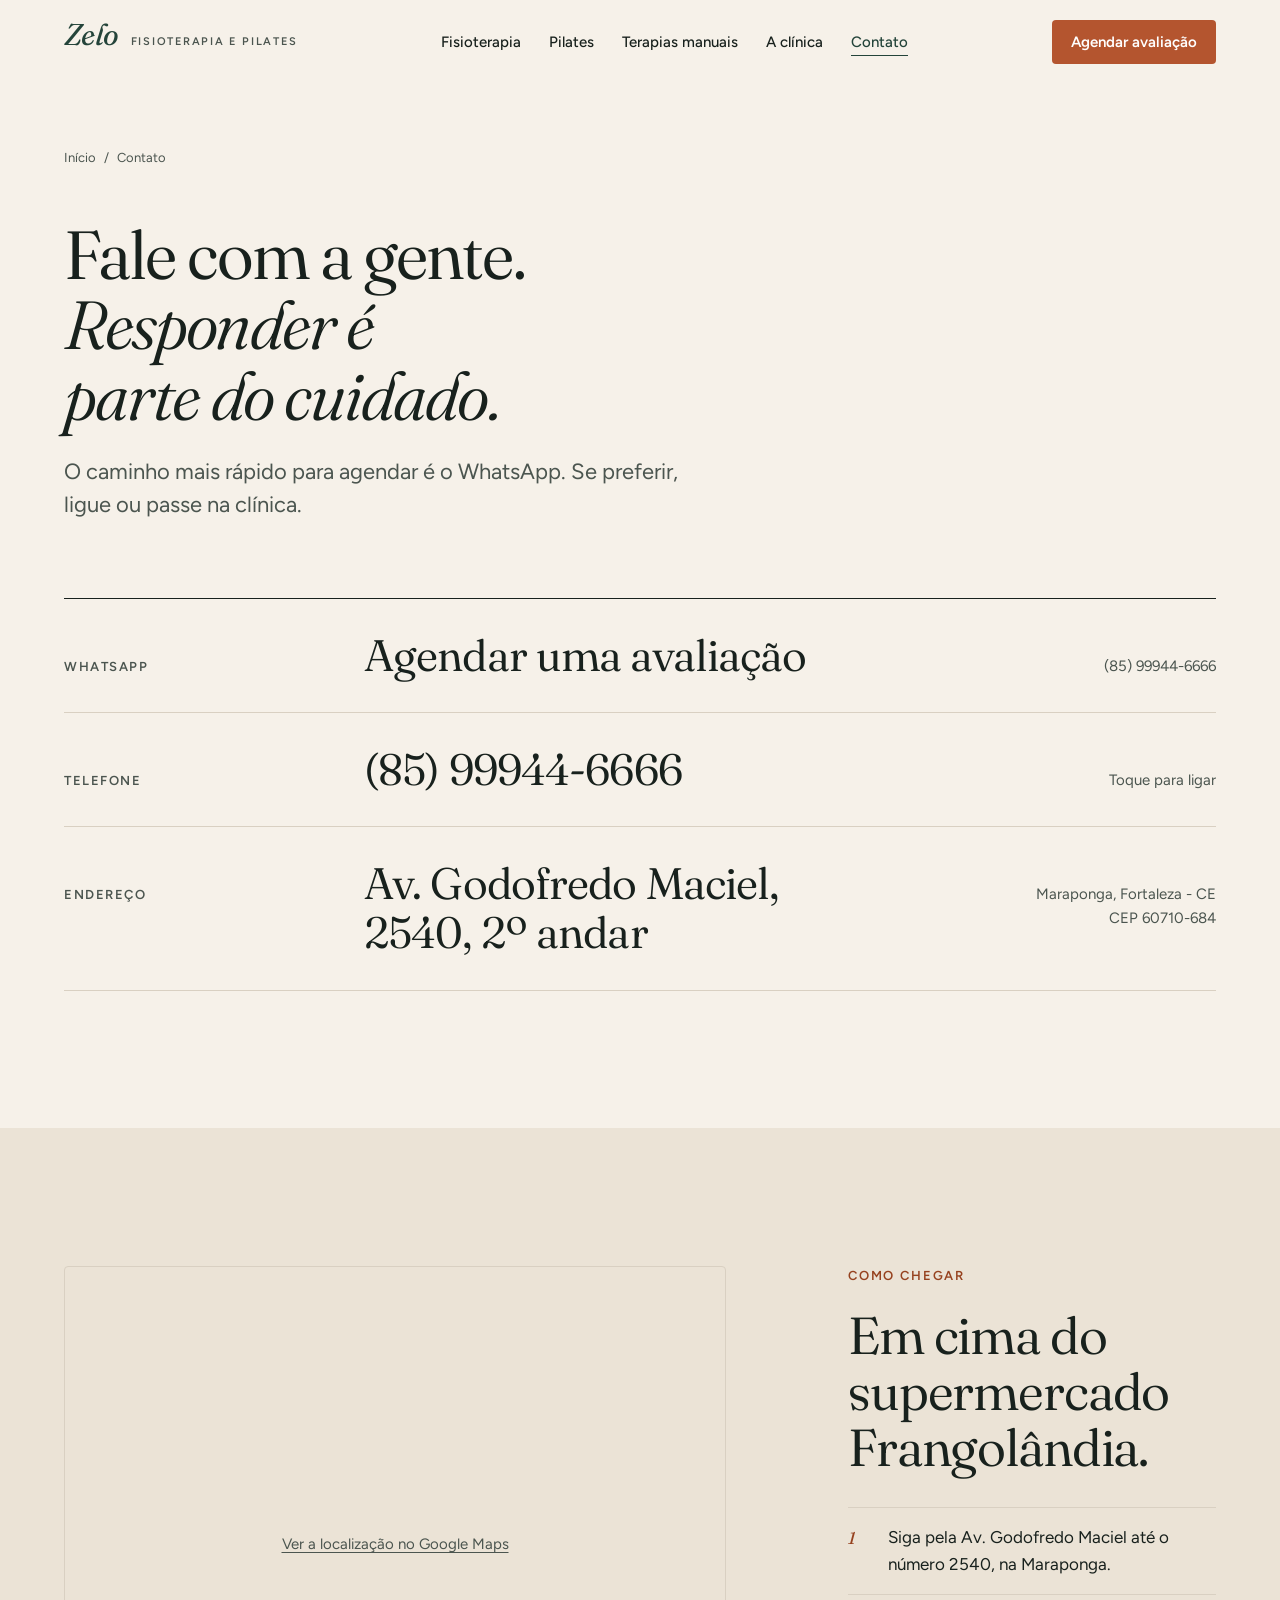
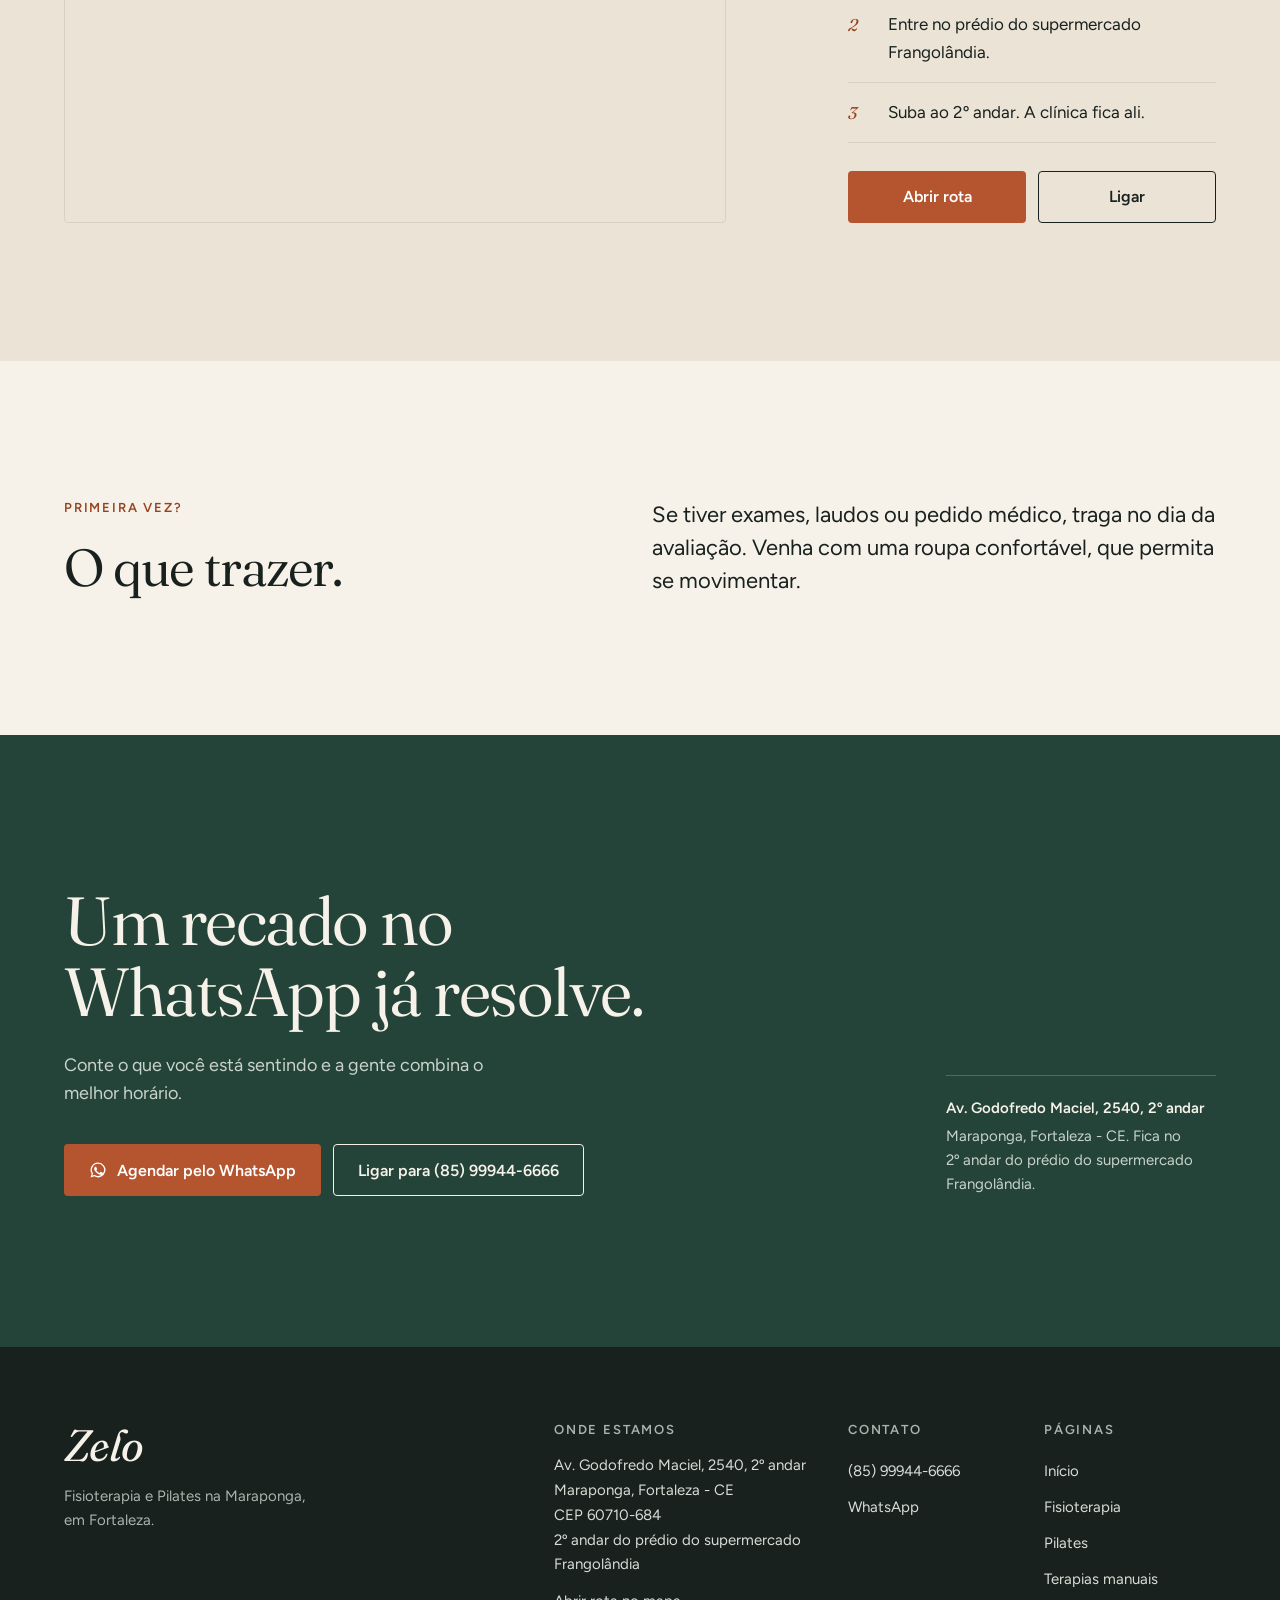
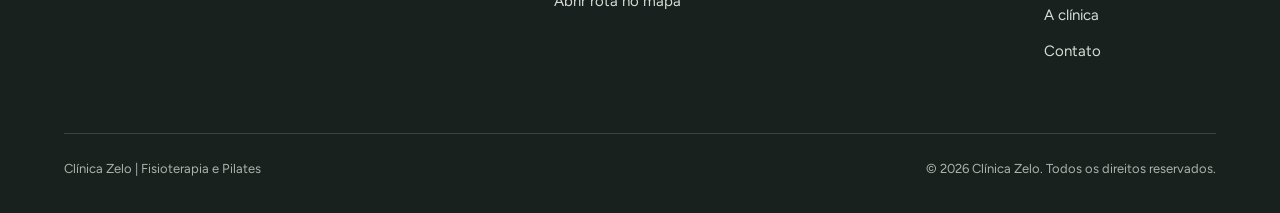
<file: contato.html>
<!doctype html>
<html lang="pt-BR">
<head>
<meta charset="utf-8">
<meta name="viewport" content="width=device-width, initial-scale=1">
<title>Contato e como chegar | Clínica Zelo, Maraponga, Fortaleza</title>
<meta name="description" content="Agende pelo WhatsApp (85) 99944-6666. Av. Godofredo Maciel, 2540, 2º andar, Maraponga, Fortaleza, no prédio do supermercado Frangolândia.">
<meta name="theme-color" content="#f6f1e9">
<link rel="canonical" href="https://clinica-zelo.vercel.app/contato.html">
<meta property="og:type" content="website">
<meta property="og:locale" content="pt_BR">
<meta property="og:site_name" content="Clínica Zelo | Fisioterapia e Pilates">
<meta property="og:title" content="Contato e como chegar | Clínica Zelo, Maraponga, Fortaleza">
<meta property="og:description" content="Agende pelo WhatsApp (85) 99944-6666. Av. Godofredo Maciel, 2540, 2º andar, Maraponga, Fortaleza, no prédio do supermercado Frangolândia.">
<meta property="og:url" content="https://clinica-zelo.vercel.app/contato.html">
<meta property="og:image" content="https://clinica-zelo.vercel.app/assets/img/estudio-pilates.jpg">
<meta name="twitter:card" content="summary_large_image">
<link rel="icon" href="favicon.svg" type="image/svg+xml">
<link rel="preload" href="assets/fonts/fraunces-latin-opsz-normal.woff2" as="font" type="font/woff2" crossorigin>
<link rel="preload" href="assets/fonts/figtree-latin-wght-normal.woff2" as="font" type="font/woff2" crossorigin>
<link rel="stylesheet" href="assets/css/style.css">
<script>document.documentElement.classList.add("js")</script>
<script type="application/ld+json">
{
  "@context": "https://schema.org",
  "@type": "Physiotherapy",
  "name": "Clínica Zelo | Fisioterapia e Pilates",
  "image": "https://clinica-zelo.vercel.app/assets/img/pilates-orientado.jpg",
  "url": "https://clinica-zelo.vercel.app/",
  "telephone": "+5585999446666",
  "address": {
    "@type": "PostalAddress",
    "streetAddress": "Av. Godofredo Maciel, 2540, 2º andar",
    "addressLocality": "Fortaleza",
    "addressRegion": "CE",
    "postalCode": "60710-684",
    "addressCountry": "BR"
  },
  "areaServed": "Maraponga, Fortaleza",
  "aggregateRating": {
    "@type": "AggregateRating",
    "ratingValue": "5.0",
    "reviewCount": 30
  },
  "hasMap": "https://www.google.com/maps/search/?api=1&query=Cl%C3%ADnica%20Zelo%20Fisioterapia%20e%20Pilates%2C%20Av.%20Godofredo%20Maciel%2C%202540%20-%20Maraponga%2C%20Fortaleza%20-%20CE%2C%2060710-684"
}
</script>
</head>
<body>
<a class="skip" href="#conteudo">Pular para o conteúdo</a>

<header class="site-header" data-header>
  <div class="wrap header-in">
    <a class="brand" href="index.html" aria-label="Zelo Fisioterapia e Pilates, página inicial">
      <span class="brand-mark">Zelo</span><span class="brand-sub">Fisioterapia e Pilates</span>
    </a>
    <nav class="nav" aria-label="Principal"><ul><li><a href="fisioterapia.html">Fisioterapia</a></li><li><a href="pilates.html">Pilates</a></li><li><a href="terapias-manuais.html">Terapias manuais</a></li><li><a href="a-clinica.html">A clínica</a></li><li><a href="contato.html" aria-current="page">Contato</a></li></ul></nav>
    <a class="btn btn--accent btn--sm header-cta" href="https://wa.me/5585999446666?text=Ol%C3%A1%21%20Vi%20o%20site%20da%20Cl%C3%ADnica%20Zelo%20e%20gostaria%20de%20agendar%20uma%20avalia%C3%A7%C3%A3o." target="_blank" rel="noopener">Agendar avaliação</a>
    <button class="menu-btn" type="button" data-menu-btn aria-expanded="false" aria-controls="menu"><span data-menu-label>Menu</span><i aria-hidden="true"></i></button>
  </div>
</header>

<div class="menu" id="menu">
  <nav aria-label="Menu"><ul class="menu-links"><li><a href="index.html">Início</a></li><li><a href="fisioterapia.html">Fisioterapia</a></li><li><a href="pilates.html">Pilates</a></li><li><a href="terapias-manuais.html">Terapias manuais</a></li><li><a href="a-clinica.html">A clínica</a></li><li><a href="contato.html" aria-current="page">Contato</a></li></ul></nav>
  <div class="menu-foot">
    <a class="btn btn--accent" href="https://wa.me/5585999446666?text=Ol%C3%A1%21%20Vi%20o%20site%20da%20Cl%C3%ADnica%20Zelo%20e%20gostaria%20de%20agendar%20uma%20avalia%C3%A7%C3%A3o." target="_blank" rel="noopener"><svg viewBox="0 0 24 24" fill="currentColor" aria-hidden="true"><path d="M12.04 2a9.9 9.9 0 0 0-8.46 15.03L2 22l5.1-1.54A9.9 9.9 0 1 0 12.04 2Zm0 1.8a8.1 8.1 0 1 1-4.3 14.96l-.3-.19-3.03.92.94-2.94-.2-.31A8.1 8.1 0 0 1 12.04 3.8Zm-3.4 3.9c-.2 0-.5.07-.76.36-.26.28-1 .98-1 2.38 0 1.4 1.02 2.76 1.17 2.95.14.19 2 3.06 4.86 4.29 2.38 1.02 2.87.82 3.39.77.51-.05 1.66-.68 1.9-1.33.23-.66.23-1.22.16-1.34-.07-.12-.26-.19-.54-.33-.29-.14-1.67-.82-1.93-.92-.26-.09-.45-.14-.64.14-.19.29-.73.92-.9 1.11-.16.19-.33.21-.61.07-.29-.14-1.2-.44-2.29-1.41a8.6 8.6 0 0 1-1.58-1.97c-.17-.28-.02-.44.12-.58.13-.12.29-.33.43-.49.14-.17.19-.29.28-.48.1-.19.05-.35-.02-.5-.07-.13-.63-1.55-.88-2.12-.22-.52-.45-.53-.64-.54l-.52-.06Z"/></svg>Agendar pelo WhatsApp</a>
    <p>Av. Godofredo Maciel, 2540, 2º&nbsp;andar<br>Maraponga, Fortaleza&nbsp;-&nbsp;CE<br><a href="tel:+5585999446666">(85) 99944-6666</a></p>
  </div>
</div>

<main id="conteudo">

<section class="page-hero">
  <div class="wrap">
    <nav class="crumbs" aria-label="Você está em"><a href="index.html">Início</a><span aria-hidden="true">/</span><span aria-current="page">Contato</span></nav>
    <div class="grid page-hero--text">
      <div class="page-hero-text">
        <h1>Fale com a gente. <em>Responder é parte do cuidado.</em></h1>
        <p class="lead">O caminho mais rápido para agendar é o WhatsApp. Se preferir, ligue ou passe na clínica.</p>
      </div>
      
    </div>
  </div>
</section>

<section aria-label="Canais de contato" style="padding-bottom:var(--section)">
  <div class="wrap">
    <ul class="channels reveal">
      <li class="channel"><a href="https://wa.me/5585999446666?text=Ol%C3%A1%21%20Vi%20o%20site%20da%20Cl%C3%ADnica%20Zelo%20e%20gostaria%20de%20agendar%20uma%20avalia%C3%A7%C3%A3o." target="_blank" rel="noopener"><span class="k">WhatsApp</span><span class="big">Agendar uma avaliação</span><span class="note">(85) 99944-6666</span></a></li>
      <li class="channel"><a href="tel:+5585999446666"><span class="k">Telefone</span><span class="big">(85) 99944-6666</span><span class="note">Toque para ligar</span></a></li>
      <li class="channel"><a href="https://www.google.com/maps/dir/?api=1&destination=Cl%C3%ADnica%20Zelo%20Fisioterapia%20e%20Pilates%2C%20Av.%20Godofredo%20Maciel%2C%202540%20-%20Maraponga%2C%20Fortaleza%20-%20CE%2C%2060710-684" target="_blank" rel="noopener"><span class="k">Endereço</span><span class="big">Av. Godofredo Maciel, 2540, 2º&nbsp;andar</span><span class="note">Maraponga, Fortaleza&nbsp;-&nbsp;CE<br>CEP <span class="nw">60710-684</span></span></a></li>
      
    </ul>
  </div>
</section>

<section class="section section--alt" id="como-chegar" aria-labelledby="rota-t">
  <div class="wrap grid">
    <div class="where-map reveal">
      <div class="map"><a class="map-alt" href="https://www.google.com/maps/search/?api=1&query=Cl%C3%ADnica%20Zelo%20Fisioterapia%20e%20Pilates%2C%20Av.%20Godofredo%20Maciel%2C%202540%20-%20Maraponga%2C%20Fortaleza%20-%20CE%2C%2060710-684" target="_blank" rel="noopener">Ver a localização no Google Maps</a>
        <iframe src="https://www.google.com/maps?q=Cl%C3%ADnica%20Zelo%20Fisioterapia%20e%20Pilates%2C%20Av.%20Godofredo%20Maciel%2C%202540%20-%20Maraponga%2C%20Fortaleza%20-%20CE%2C%2060710-684&z=16&output=embed" title="Mapa com a localização da Clínica Zelo na Av. Godofredo Maciel, Maraponga" loading="lazy" referrerpolicy="no-referrer-when-downgrade" allowfullscreen></iframe>
      </div>
    </div>
    <div class="where-body reveal">
      <span class="eyebrow">Como chegar</span>
      <h2 id="rota-t">Em cima do supermercado Frangolândia.</h2>
      <ol class="route">
        <li><span>Siga pela Av. Godofredo Maciel até o número 2540, na Maraponga.</span></li>
        <li><span>Entre no prédio do supermercado Frangolândia.</span></li>
        <li><span>Suba ao 2º&nbsp;andar. A clínica fica ali. </span></li>
      </ol>
      <div class="where-actions">
        <a class="btn btn--accent" href="https://www.google.com/maps/dir/?api=1&destination=Cl%C3%ADnica%20Zelo%20Fisioterapia%20e%20Pilates%2C%20Av.%20Godofredo%20Maciel%2C%202540%20-%20Maraponga%2C%20Fortaleza%20-%20CE%2C%2060710-684" target="_blank" rel="noopener">Abrir rota</a>
        <a class="btn btn--ghost" href="tel:+5585999446666">Ligar</a>
      </div>
    </div>
  </div>
</section>

<section class="section prose" aria-labelledby="fach-t">
  <div class="wrap grid">
    <div class="prose-head reveal">
      <span class="eyebrow">Primeira vez?</span>
      <h2 id="fach-t">O que trazer.</h2>
    </div>
    <div class="prose-body reveal">
      <p>Se tiver exames, laudos ou pedido médico, traga no dia da avaliação. Venha com uma roupa confortável, que permita se movimentar.</p>
      
    </div>
  </div>
</section>


<section class="cta on-green" aria-labelledby="cta-t">
  <div class="wrap grid">
    <div class="cta-main reveal">
      <h2 id="cta-t">Um recado no WhatsApp já resolve.</h2>
      <p>Conte o que você está sentindo e a gente combina o melhor horário.</p>
      <div class="cta-actions">
        <a class="btn btn--accent" href="https://wa.me/5585999446666?text=Ol%C3%A1%21%20Vi%20o%20site%20da%20Cl%C3%ADnica%20Zelo%20e%20gostaria%20de%20agendar%20uma%20avalia%C3%A7%C3%A3o." target="_blank" rel="noopener"><svg viewBox="0 0 24 24" fill="currentColor" aria-hidden="true"><path d="M12.04 2a9.9 9.9 0 0 0-8.46 15.03L2 22l5.1-1.54A9.9 9.9 0 1 0 12.04 2Zm0 1.8a8.1 8.1 0 1 1-4.3 14.96l-.3-.19-3.03.92.94-2.94-.2-.31A8.1 8.1 0 0 1 12.04 3.8Zm-3.4 3.9c-.2 0-.5.07-.76.36-.26.28-1 .98-1 2.38 0 1.4 1.02 2.76 1.17 2.95.14.19 2 3.06 4.86 4.29 2.38 1.02 2.87.82 3.39.77.51-.05 1.66-.68 1.9-1.33.23-.66.23-1.22.16-1.34-.07-.12-.26-.19-.54-.33-.29-.14-1.67-.82-1.93-.92-.26-.09-.45-.14-.64.14-.19.29-.73.92-.9 1.11-.16.19-.33.21-.61.07-.29-.14-1.2-.44-2.29-1.41a8.6 8.6 0 0 1-1.58-1.97c-.17-.28-.02-.44.12-.58.13-.12.29-.33.43-.49.14-.17.19-.29.28-.48.1-.19.05-.35-.02-.5-.07-.13-.63-1.55-.88-2.12-.22-.52-.45-.53-.64-.54l-.52-.06Z"/></svg>Agendar pelo WhatsApp</a>
        <a class="btn btn--ghost" href="tel:+5585999446666">Ligar para (85) 99944-6666</a>
      </div>
    </div>
    <div class="cta-side reveal">
      <strong>Av. Godofredo Maciel, 2540, 2º&nbsp;andar</strong>
      Maraponga, Fortaleza&nbsp;-&nbsp;CE. Fica no 2º&nbsp;andar do prédio do supermercado Frangolândia.
    </div>
  </div>
</section>

</main>

<footer class="site-footer">
  <div class="wrap grid">
    <div class="footer-brand">
      <span class="brand-mark">Zelo</span>
      <p>Fisioterapia e Pilates na Maraponga, em Fortaleza.</p>
    </div>
    <div class="footer-col">
      <h2>Onde estamos</h2>
      <address>Av. Godofredo Maciel, 2540, 2º&nbsp;andar<br>Maraponga, Fortaleza&nbsp;-&nbsp;CE<br>CEP <span class="nw">60710-684</span><br>2º&nbsp;andar do prédio do supermercado Frangolândia</address>
      <p style="margin-top:.75rem"><a href="https://www.google.com/maps/dir/?api=1&destination=Cl%C3%ADnica%20Zelo%20Fisioterapia%20e%20Pilates%2C%20Av.%20Godofredo%20Maciel%2C%202540%20-%20Maraponga%2C%20Fortaleza%20-%20CE%2C%2060710-684" target="_blank" rel="noopener">Abrir rota no mapa</a></p>
    </div>
    <div class="footer-col">
      <h2>Contato</h2>
      <ul>
        <li><a href="tel:+5585999446666">(85) 99944-6666</a></li>
        <li><a href="https://wa.me/5585999446666?text=Ol%C3%A1%21%20Vi%20o%20site%20da%20Cl%C3%ADnica%20Zelo%20e%20gostaria%20de%20agendar%20uma%20avalia%C3%A7%C3%A3o." target="_blank" rel="noopener">WhatsApp</a></li>
        
      </ul>
    </div>
    <div class="footer-col">
      <h2>Páginas</h2>
      <ul><li><a href="index.html">Início</a></li><li><a href="fisioterapia.html">Fisioterapia</a></li><li><a href="pilates.html">Pilates</a></li><li><a href="terapias-manuais.html">Terapias manuais</a></li><li><a href="a-clinica.html">A clínica</a></li><li><a href="contato.html" aria-current="page">Contato</a></li></ul>
    </div>
  </div>
  <div class="wrap"><div class="footer-legal">
    <p>Clínica Zelo | Fisioterapia e Pilates</p>
    <p>© 2026 Clínica Zelo. Todos os direitos reservados.</p>
  </div></div>
</footer>

<div class="dock" data-dock>
  <a class="btn btn--accent" href="https://wa.me/5585999446666?text=Ol%C3%A1%21%20Vi%20o%20site%20da%20Cl%C3%ADnica%20Zelo%20e%20gostaria%20de%20agendar%20uma%20avalia%C3%A7%C3%A3o." target="_blank" rel="noopener"><svg viewBox="0 0 24 24" fill="currentColor" aria-hidden="true"><path d="M12.04 2a9.9 9.9 0 0 0-8.46 15.03L2 22l5.1-1.54A9.9 9.9 0 1 0 12.04 2Zm0 1.8a8.1 8.1 0 1 1-4.3 14.96l-.3-.19-3.03.92.94-2.94-.2-.31A8.1 8.1 0 0 1 12.04 3.8Zm-3.4 3.9c-.2 0-.5.07-.76.36-.26.28-1 .98-1 2.38 0 1.4 1.02 2.76 1.17 2.95.14.19 2 3.06 4.86 4.29 2.38 1.02 2.87.82 3.39.77.51-.05 1.66-.68 1.9-1.33.23-.66.23-1.22.16-1.34-.07-.12-.26-.19-.54-.33-.29-.14-1.67-.82-1.93-.92-.26-.09-.45-.14-.64.14-.19.29-.73.92-.9 1.11-.16.19-.33.21-.61.07-.29-.14-1.2-.44-2.29-1.41a8.6 8.6 0 0 1-1.58-1.97c-.17-.28-.02-.44.12-.58.13-.12.29-.33.43-.49.14-.17.19-.29.28-.48.1-.19.05-.35-.02-.5-.07-.13-.63-1.55-.88-2.12-.22-.52-.45-.53-.64-.54l-.52-.06Z"/></svg>WhatsApp</a>
  <a class="btn btn--ghost" href="tel:+5585999446666">Ligar</a>
</div>

<script src="assets/js/main.js" defer></script>
</body>
</html>
</file>
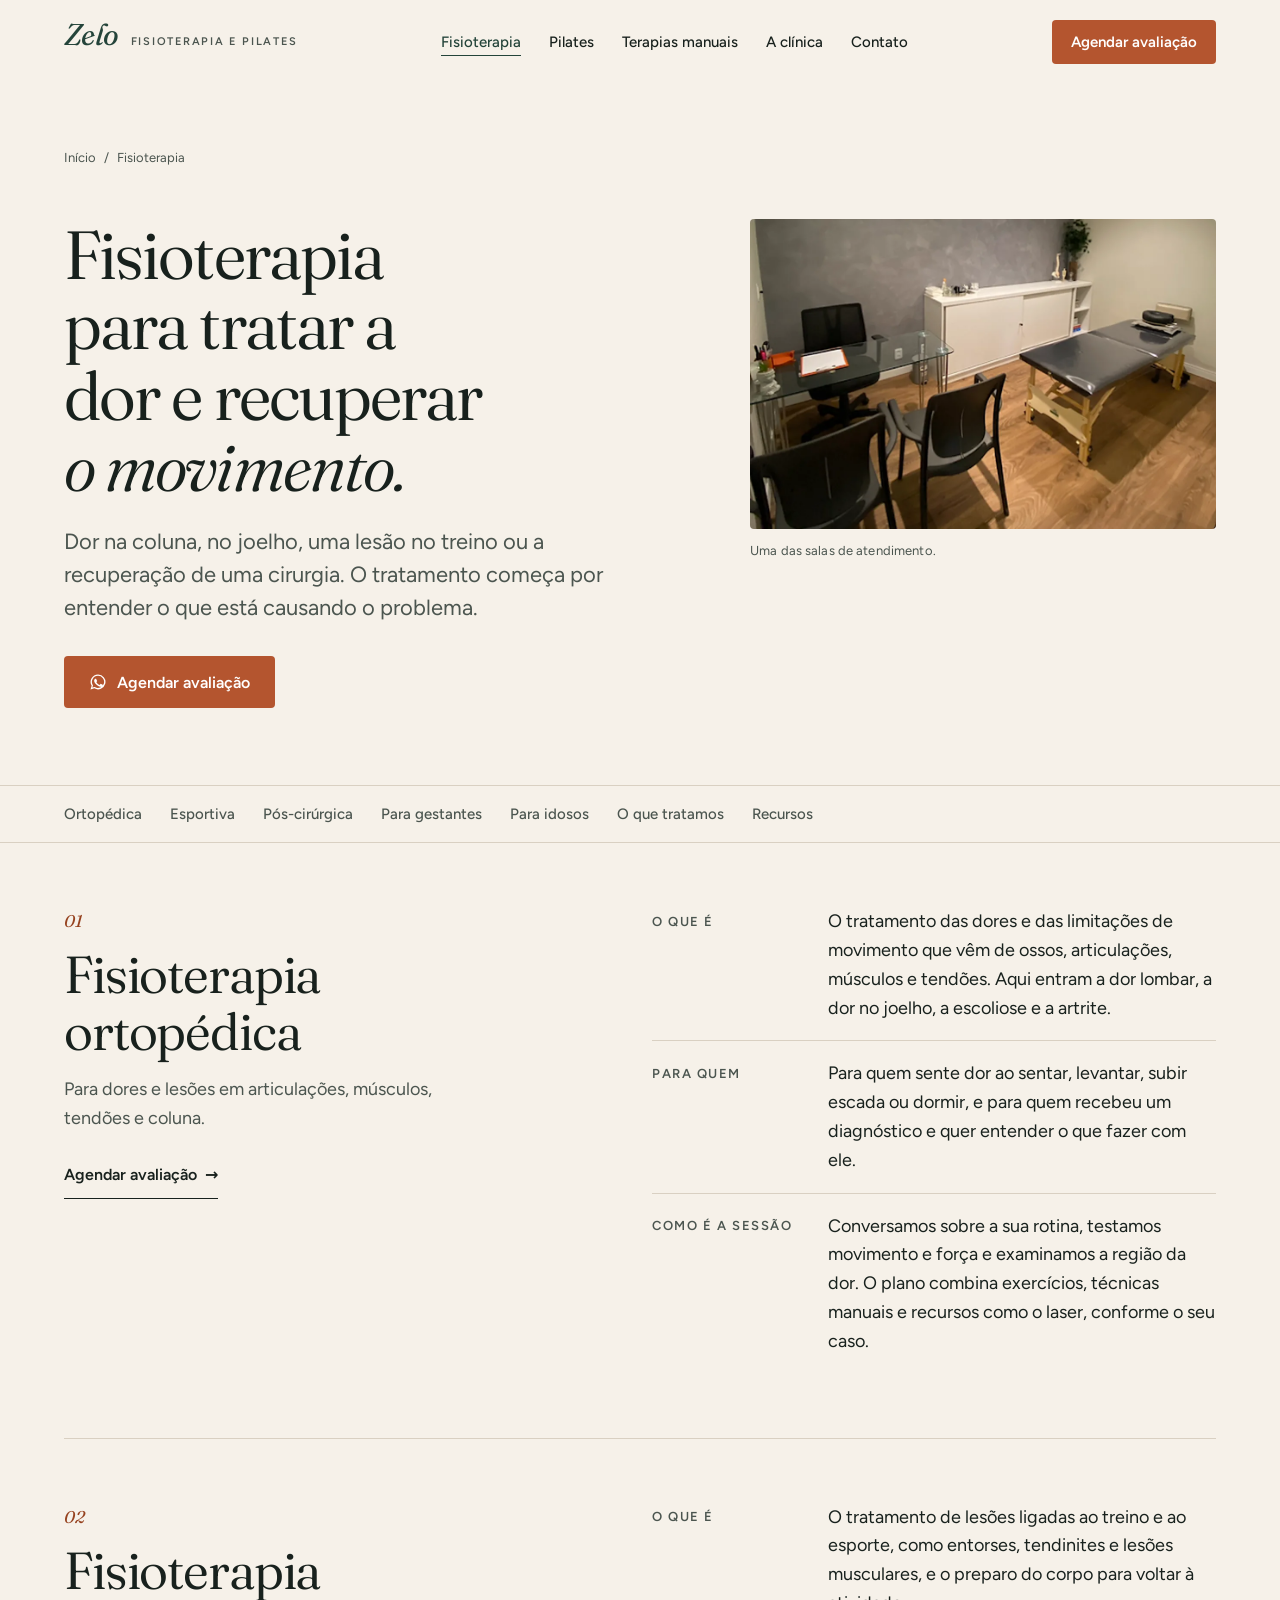
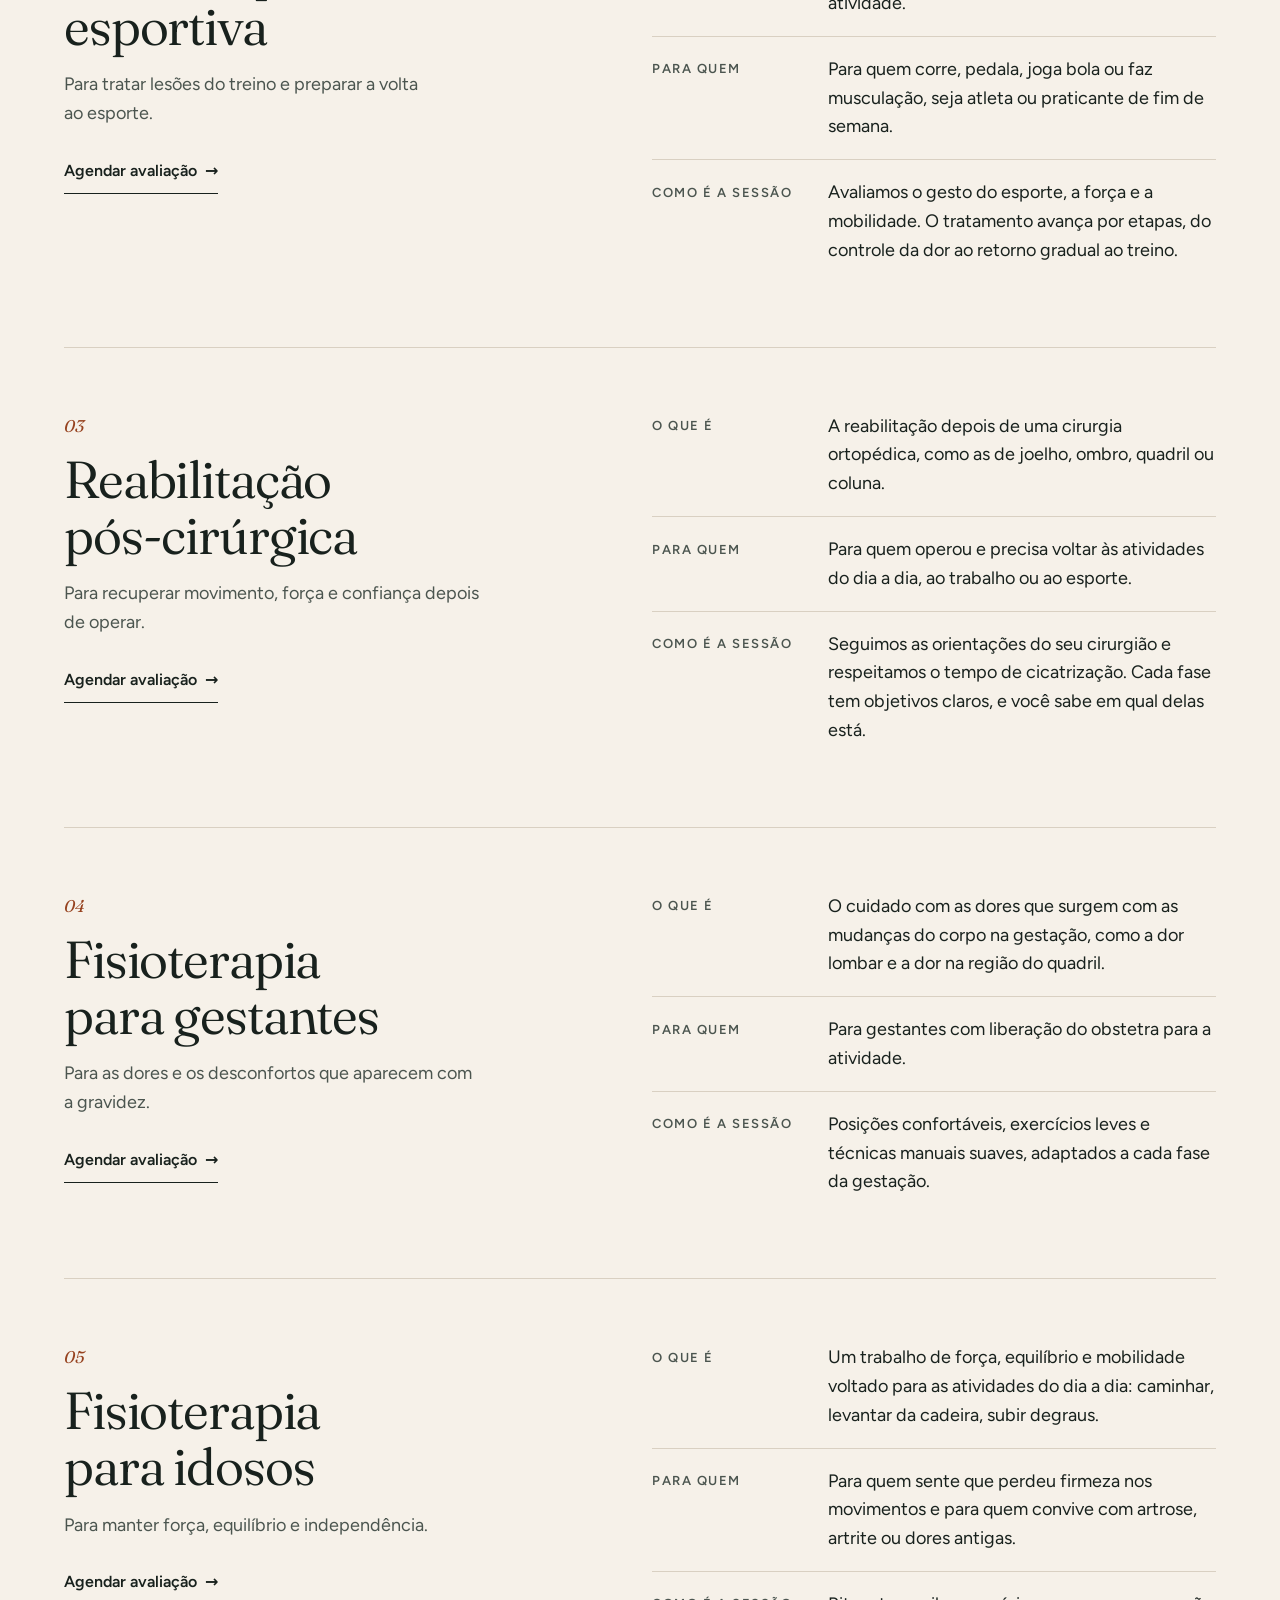
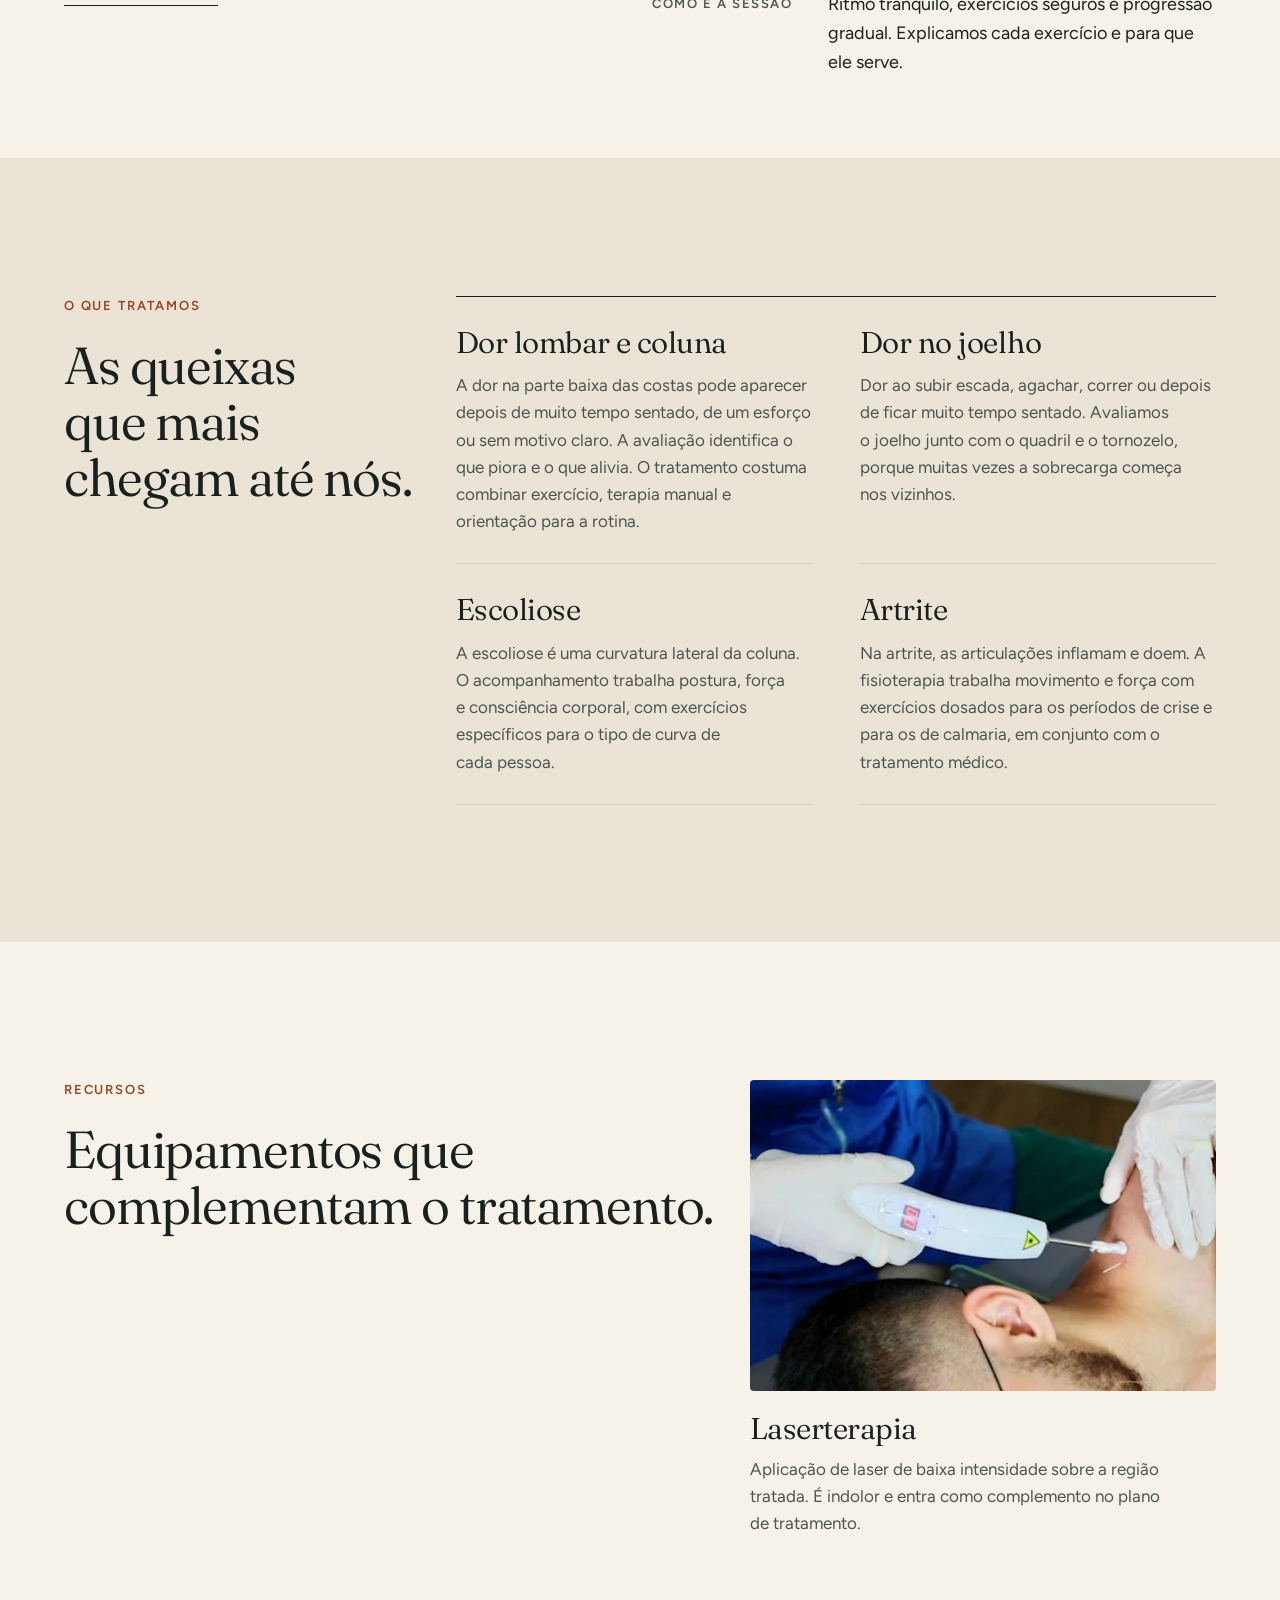
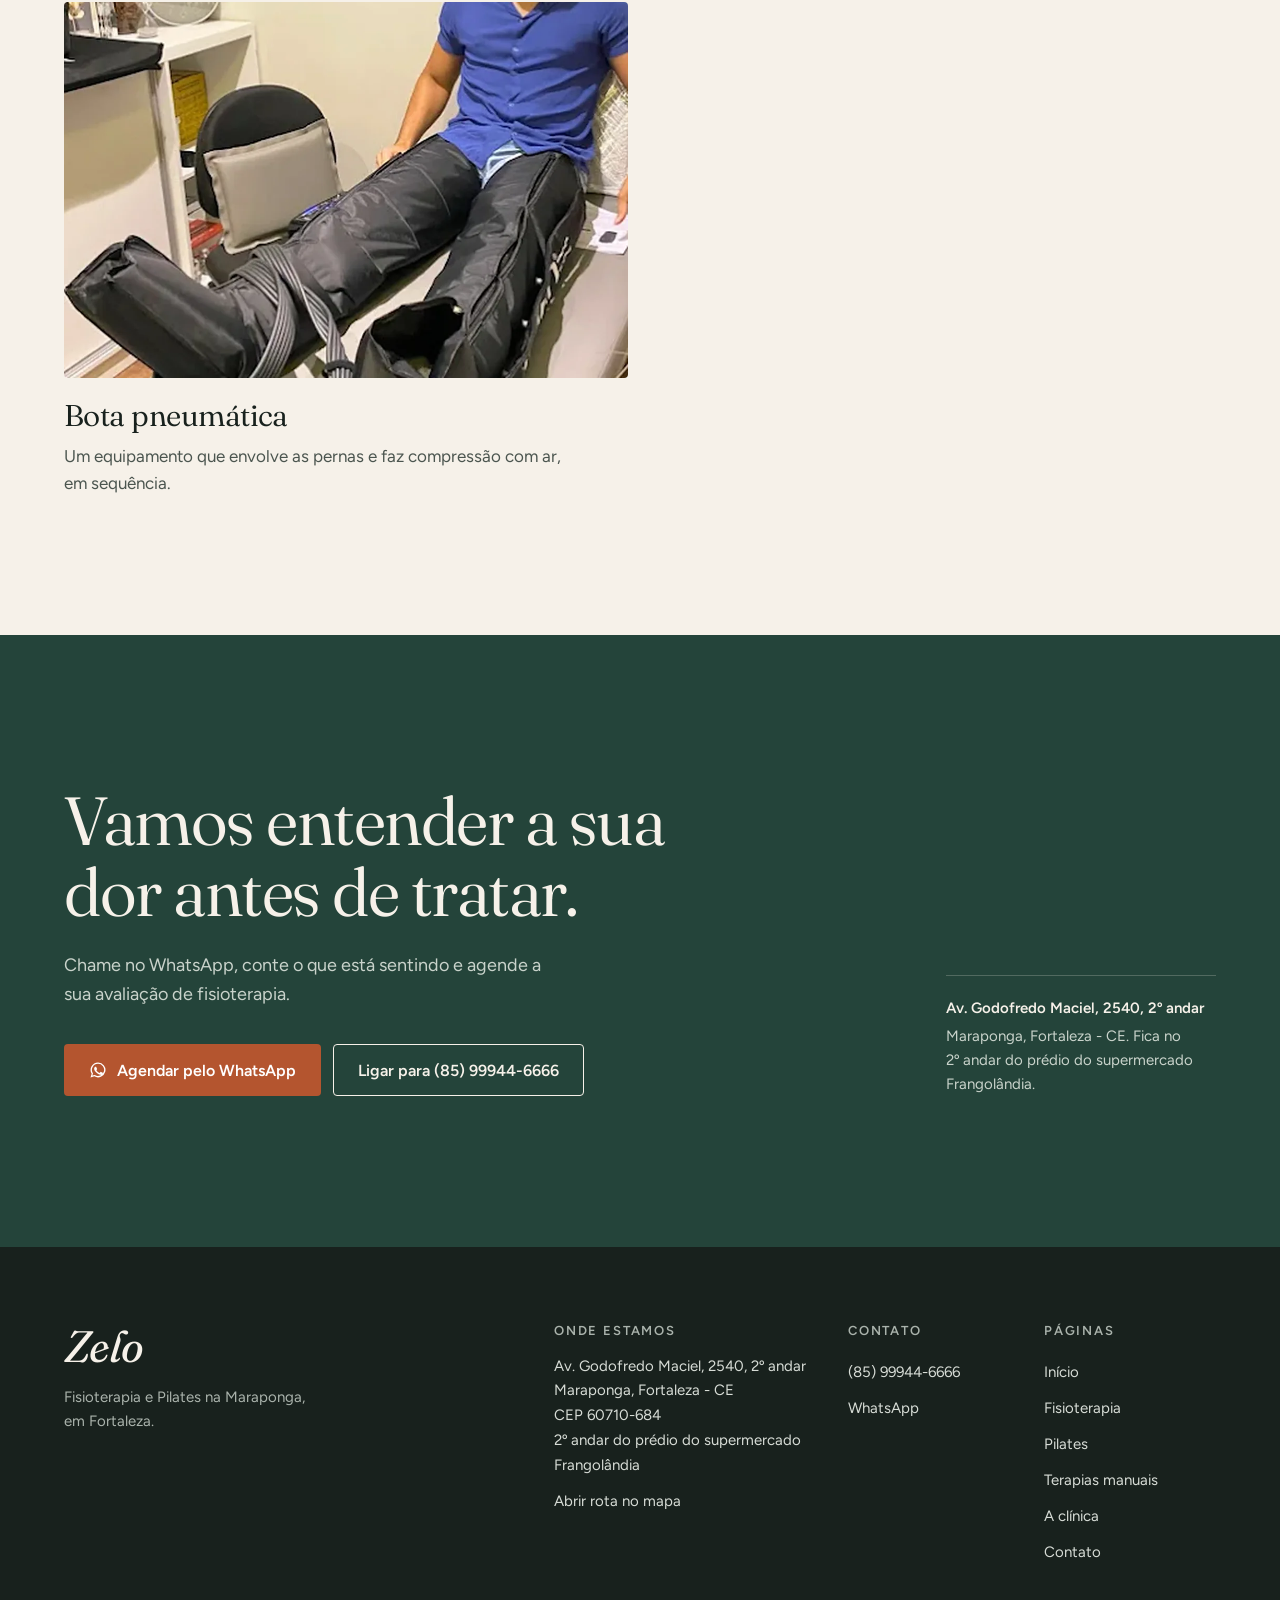
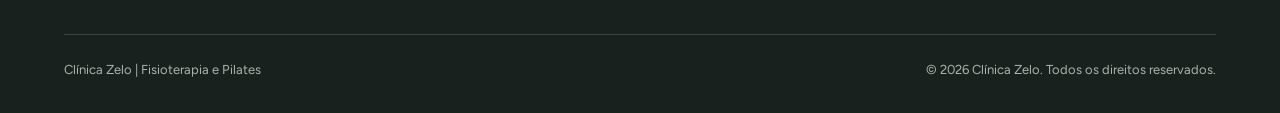
<file: fisioterapia.html>
<!doctype html>
<html lang="pt-BR">
<head>
<meta charset="utf-8">
<meta name="viewport" content="width=device-width, initial-scale=1">
<title>Fisioterapia na Maraponga, Fortaleza | Clínica Zelo</title>
<meta name="description" content="Fisioterapia ortopédica, esportiva, pós-cirúrgica, para gestantes e para idosos na Maraponga, Fortaleza. Dor lombar, joelho, coluna, escoliose e artrite.">
<meta name="theme-color" content="#f6f1e9">
<link rel="canonical" href="https://clinica-zelo.vercel.app/fisioterapia.html">
<meta property="og:type" content="website">
<meta property="og:locale" content="pt_BR">
<meta property="og:site_name" content="Clínica Zelo | Fisioterapia e Pilates">
<meta property="og:title" content="Fisioterapia na Maraponga, Fortaleza | Clínica Zelo">
<meta property="og:description" content="Fisioterapia ortopédica, esportiva, pós-cirúrgica, para gestantes e para idosos na Maraponga, Fortaleza. Dor lombar, joelho, coluna, escoliose e artrite.">
<meta property="og:url" content="https://clinica-zelo.vercel.app/fisioterapia.html">
<meta property="og:image" content="https://clinica-zelo.vercel.app/assets/img/sala-avaliacao.jpg">
<meta name="twitter:card" content="summary_large_image">
<link rel="icon" href="favicon.svg" type="image/svg+xml">
<link rel="preload" href="assets/fonts/fraunces-latin-opsz-normal.woff2" as="font" type="font/woff2" crossorigin>
<link rel="preload" href="assets/fonts/figtree-latin-wght-normal.woff2" as="font" type="font/woff2" crossorigin>
<link rel="stylesheet" href="assets/css/style.css">
<script>document.documentElement.classList.add("js")</script>
<script type="application/ld+json">
{
  "@context": "https://schema.org",
  "@type": "Physiotherapy",
  "name": "Clínica Zelo | Fisioterapia e Pilates",
  "image": "https://clinica-zelo.vercel.app/assets/img/pilates-orientado.jpg",
  "url": "https://clinica-zelo.vercel.app/",
  "telephone": "+5585999446666",
  "address": {
    "@type": "PostalAddress",
    "streetAddress": "Av. Godofredo Maciel, 2540, 2º andar",
    "addressLocality": "Fortaleza",
    "addressRegion": "CE",
    "postalCode": "60710-684",
    "addressCountry": "BR"
  },
  "areaServed": "Maraponga, Fortaleza",
  "aggregateRating": {
    "@type": "AggregateRating",
    "ratingValue": "5.0",
    "reviewCount": 30
  },
  "hasMap": "https://www.google.com/maps/search/?api=1&query=Cl%C3%ADnica%20Zelo%20Fisioterapia%20e%20Pilates%2C%20Av.%20Godofredo%20Maciel%2C%202540%20-%20Maraponga%2C%20Fortaleza%20-%20CE%2C%2060710-684"
}
</script>
</head>
<body>
<a class="skip" href="#conteudo">Pular para o conteúdo</a>

<header class="site-header" data-header>
  <div class="wrap header-in">
    <a class="brand" href="index.html" aria-label="Zelo Fisioterapia e Pilates, página inicial">
      <span class="brand-mark">Zelo</span><span class="brand-sub">Fisioterapia e Pilates</span>
    </a>
    <nav class="nav" aria-label="Principal"><ul><li><a href="fisioterapia.html" aria-current="page">Fisioterapia</a></li><li><a href="pilates.html">Pilates</a></li><li><a href="terapias-manuais.html">Terapias manuais</a></li><li><a href="a-clinica.html">A clínica</a></li><li><a href="contato.html">Contato</a></li></ul></nav>
    <a class="btn btn--accent btn--sm header-cta" href="https://wa.me/5585999446666?text=Ol%C3%A1%21%20Vi%20o%20site%20da%20Cl%C3%ADnica%20Zelo%20e%20gostaria%20de%20agendar%20uma%20avalia%C3%A7%C3%A3o%20de%20fisioterapia." target="_blank" rel="noopener">Agendar avaliação</a>
    <button class="menu-btn" type="button" data-menu-btn aria-expanded="false" aria-controls="menu"><span data-menu-label>Menu</span><i aria-hidden="true"></i></button>
  </div>
</header>

<div class="menu" id="menu">
  <nav aria-label="Menu"><ul class="menu-links"><li><a href="index.html">Início</a></li><li><a href="fisioterapia.html" aria-current="page">Fisioterapia</a></li><li><a href="pilates.html">Pilates</a></li><li><a href="terapias-manuais.html">Terapias manuais</a></li><li><a href="a-clinica.html">A clínica</a></li><li><a href="contato.html">Contato</a></li></ul></nav>
  <div class="menu-foot">
    <a class="btn btn--accent" href="https://wa.me/5585999446666?text=Ol%C3%A1%21%20Vi%20o%20site%20da%20Cl%C3%ADnica%20Zelo%20e%20gostaria%20de%20agendar%20uma%20avalia%C3%A7%C3%A3o%20de%20fisioterapia." target="_blank" rel="noopener"><svg viewBox="0 0 24 24" fill="currentColor" aria-hidden="true"><path d="M12.04 2a9.9 9.9 0 0 0-8.46 15.03L2 22l5.1-1.54A9.9 9.9 0 1 0 12.04 2Zm0 1.8a8.1 8.1 0 1 1-4.3 14.96l-.3-.19-3.03.92.94-2.94-.2-.31A8.1 8.1 0 0 1 12.04 3.8Zm-3.4 3.9c-.2 0-.5.07-.76.36-.26.28-1 .98-1 2.38 0 1.4 1.02 2.76 1.17 2.95.14.19 2 3.06 4.86 4.29 2.38 1.02 2.87.82 3.39.77.51-.05 1.66-.68 1.9-1.33.23-.66.23-1.22.16-1.34-.07-.12-.26-.19-.54-.33-.29-.14-1.67-.82-1.93-.92-.26-.09-.45-.14-.64.14-.19.29-.73.92-.9 1.11-.16.19-.33.21-.61.07-.29-.14-1.2-.44-2.29-1.41a8.6 8.6 0 0 1-1.58-1.97c-.17-.28-.02-.44.12-.58.13-.12.29-.33.43-.49.14-.17.19-.29.28-.48.1-.19.05-.35-.02-.5-.07-.13-.63-1.55-.88-2.12-.22-.52-.45-.53-.64-.54l-.52-.06Z"/></svg>Agendar pelo WhatsApp</a>
    <p>Av. Godofredo Maciel, 2540, 2º&nbsp;andar<br>Maraponga, Fortaleza&nbsp;-&nbsp;CE<br><a href="tel:+5585999446666">(85) 99944-6666</a></p>
  </div>
</div>

<main id="conteudo">

<section class="page-hero">
  <div class="wrap">
    <nav class="crumbs" aria-label="Você está em"><a href="index.html">Início</a><span aria-hidden="true">/</span><span aria-current="page">Fisioterapia</span></nav>
    <div class="grid page-hero--l">
      <div class="page-hero-text">
        <h1>Fisioterapia para tratar a dor e recuperar <em>o movimento.</em></h1>
        <p class="lead">Dor na coluna, no joelho, uma lesão no treino ou a recuperação de uma cirurgia. O tratamento começa por entender o que está causando o problema.</p>
        <a class="btn btn--accent" href="https://wa.me/5585999446666?text=Ol%C3%A1%21%20Vi%20o%20site%20da%20Cl%C3%ADnica%20Zelo%20e%20gostaria%20de%20agendar%20uma%20avalia%C3%A7%C3%A3o%20de%20fisioterapia." target="_blank" rel="noopener"><svg viewBox="0 0 24 24" fill="currentColor" aria-hidden="true"><path d="M12.04 2a9.9 9.9 0 0 0-8.46 15.03L2 22l5.1-1.54A9.9 9.9 0 1 0 12.04 2Zm0 1.8a8.1 8.1 0 1 1-4.3 14.96l-.3-.19-3.03.92.94-2.94-.2-.31A8.1 8.1 0 0 1 12.04 3.8Zm-3.4 3.9c-.2 0-.5.07-.76.36-.26.28-1 .98-1 2.38 0 1.4 1.02 2.76 1.17 2.95.14.19 2 3.06 4.86 4.29 2.38 1.02 2.87.82 3.39.77.51-.05 1.66-.68 1.9-1.33.23-.66.23-1.22.16-1.34-.07-.12-.26-.19-.54-.33-.29-.14-1.67-.82-1.93-.92-.26-.09-.45-.14-.64.14-.19.29-.73.92-.9 1.11-.16.19-.33.21-.61.07-.29-.14-1.2-.44-2.29-1.41a8.6 8.6 0 0 1-1.58-1.97c-.17-.28-.02-.44.12-.58.13-.12.29-.33.43-.49.14-.17.19-.29.28-.48.1-.19.05-.35-.02-.5-.07-.13-.63-1.55-.88-2.12-.22-.52-.45-.53-.64-.54l-.52-.06Z"/></svg>Agendar avaliação</a>
      </div>
      <div class="page-hero-media">
        <figure class="figure ratio-l "><picture><source srcset="assets/img/sala-avaliacao.webp" type="image/webp"><img src="assets/img/sala-avaliacao.jpg" alt="Sala de atendimento com maca, armário branco, mesa de vidro e parede cinza texturizada" width="1080" height="720" loading="eager" fetchpriority="high" decoding="async"></picture><figcaption>Uma das salas de atendimento.</figcaption></figure>
      </div>
    </div>
  </div>
</section>

<nav class="toc" aria-label="Nesta página"><div class="wrap"><ul><li><a href="#ortopedica">Ortopédica</a></li><li><a href="#esportiva">Esportiva</a></li><li><a href="#pos-cirurgica">Pós-cirúrgica</a></li><li><a href="#gestantes">Para gestantes</a></li><li><a href="#idosos">Para idosos</a></li><li><a href="#condicoes">O que tratamos</a></li><li><a href="#recursos">Recursos</a></li></ul></div></nav>

<section aria-label="Modalidades de fisioterapia">
  <div class="wrap">
    
    <article class="mod grid" id="ortopedica">
      <header class="mod-head reveal">
        <span class="mod-n">01</span>
        <h2>Fisioterapia ortopédica</h2>
        <p>Para dores e lesões em articulações, músculos, tendões e coluna.</p>
        <a class="link" href="https://wa.me/5585999446666?text=Ol%C3%A1%21%20Vi%20o%20site%20da%20Cl%C3%ADnica%20Zelo%20e%20gostaria%20de%20agendar%20uma%20avalia%C3%A7%C3%A3o%20de%20fisioterapia%20ortop%C3%A9dica." target="_blank" rel="noopener">Agendar avaliação</a>
      </header>
      <div class="mod-body reveal">
        <dl class="mod-dl">
          <div><dt>O que é</dt><dd>O tratamento das dores e das limitações de movimento que vêm de ossos, articulações, músculos e tendões. Aqui entram a dor lombar, a dor no joelho, a escoliose e a artrite.</dd></div>
          <div><dt>Para quem</dt><dd>Para quem sente dor ao sentar, levantar, subir escada ou dormir, e para quem recebeu um diagnóstico e quer entender o que fazer com ele.</dd></div>
          <div><dt>Como é a sessão</dt><dd>Conversamos sobre a sua rotina, testamos movimento e força e examinamos a região da dor. O plano combina exercícios, técnicas manuais e recursos como o laser, conforme o seu caso.</dd></div>
        </dl>
      </div>
    </article>
    
    <article class="mod grid" id="esportiva">
      <header class="mod-head reveal">
        <span class="mod-n">02</span>
        <h2>Fisioterapia esportiva</h2>
        <p>Para tratar lesões do treino e preparar a volta ao esporte.</p>
        <a class="link" href="https://wa.me/5585999446666?text=Ol%C3%A1%21%20Vi%20o%20site%20da%20Cl%C3%ADnica%20Zelo%20e%20gostaria%20de%20agendar%20uma%20avalia%C3%A7%C3%A3o%20de%20fisioterapia%20esportiva." target="_blank" rel="noopener">Agendar avaliação</a>
      </header>
      <div class="mod-body reveal">
        <dl class="mod-dl">
          <div><dt>O que é</dt><dd>O tratamento de lesões ligadas ao treino e ao esporte, como entorses, tendinites e lesões musculares, e o preparo do corpo para voltar à atividade.</dd></div>
          <div><dt>Para quem</dt><dd>Para quem corre, pedala, joga bola ou faz musculação, seja atleta ou praticante de fim de semana.</dd></div>
          <div><dt>Como é a sessão</dt><dd>Avaliamos o gesto do esporte, a força e a mobilidade. O tratamento avança por etapas, do controle da dor ao retorno gradual ao treino.</dd></div>
        </dl>
      </div>
    </article>
    
    <article class="mod grid" id="pos-cirurgica">
      <header class="mod-head reveal">
        <span class="mod-n">03</span>
        <h2>Reabilitação pós-cirúrgica</h2>
        <p>Para recuperar movimento, força e confiança depois de operar.</p>
        <a class="link" href="https://wa.me/5585999446666?text=Ol%C3%A1%21%20Vi%20o%20site%20da%20Cl%C3%ADnica%20Zelo%20e%20gostaria%20de%20agendar%20uma%20avalia%C3%A7%C3%A3o%20de%20reabilita%C3%A7%C3%A3o%20p%C3%B3s-cir%C3%BArgica." target="_blank" rel="noopener">Agendar avaliação</a>
      </header>
      <div class="mod-body reveal">
        <dl class="mod-dl">
          <div><dt>O que é</dt><dd>A reabilitação depois de uma cirurgia ortopédica, como as de joelho, ombro, quadril ou coluna.</dd></div>
          <div><dt>Para quem</dt><dd>Para quem operou e precisa voltar às atividades do dia a dia, ao trabalho ou ao esporte.</dd></div>
          <div><dt>Como é a sessão</dt><dd>Seguimos as orientações do seu cirurgião e respeitamos o tempo de cicatrização. Cada fase tem objetivos claros, e você sabe em qual delas está.</dd></div>
        </dl>
      </div>
    </article>
    
    <article class="mod grid" id="gestantes">
      <header class="mod-head reveal">
        <span class="mod-n">04</span>
        <h2>Fisioterapia para gestantes</h2>
        <p>Para as dores e os desconfortos que aparecem com a gravidez.</p>
        <a class="link" href="https://wa.me/5585999446666?text=Ol%C3%A1%21%20Vi%20o%20site%20da%20Cl%C3%ADnica%20Zelo%20e%20gostaria%20de%20agendar%20uma%20avalia%C3%A7%C3%A3o%20de%20fisioterapia%20para%20gestantes." target="_blank" rel="noopener">Agendar avaliação</a>
      </header>
      <div class="mod-body reveal">
        <dl class="mod-dl">
          <div><dt>O que é</dt><dd>O cuidado com as dores que surgem com as mudanças do corpo na gestação, como a dor lombar e a dor na região do quadril.</dd></div>
          <div><dt>Para quem</dt><dd>Para gestantes com liberação do obstetra para a atividade.</dd></div>
          <div><dt>Como é a sessão</dt><dd>Posições confortáveis, exercícios leves e técnicas manuais suaves, adaptados a cada fase da gestação.</dd></div>
        </dl>
      </div>
    </article>
    
    <article class="mod grid" id="idosos">
      <header class="mod-head reveal">
        <span class="mod-n">05</span>
        <h2>Fisioterapia para idosos</h2>
        <p>Para manter força, equilíbrio e independência.</p>
        <a class="link" href="https://wa.me/5585999446666?text=Ol%C3%A1%21%20Vi%20o%20site%20da%20Cl%C3%ADnica%20Zelo%20e%20gostaria%20de%20agendar%20uma%20avalia%C3%A7%C3%A3o%20de%20fisioterapia%20para%20idosos." target="_blank" rel="noopener">Agendar avaliação</a>
      </header>
      <div class="mod-body reveal">
        <dl class="mod-dl">
          <div><dt>O que é</dt><dd>Um trabalho de força, equilíbrio e mobilidade voltado para as atividades do dia a dia: caminhar, levantar da cadeira, subir degraus.</dd></div>
          <div><dt>Para quem</dt><dd>Para quem sente que perdeu firmeza nos movimentos e para quem convive com artrose, artrite ou dores antigas.</dd></div>
          <div><dt>Como é a sessão</dt><dd>Ritmo tranquilo, exercícios seguros e progressão gradual. Explicamos cada exercício e para que ele serve.</dd></div>
        </dl>
      </div>
    </article>
  </div>
</section>

<section class="section section--alt" id="condicoes" aria-labelledby="cond-t">
  <div class="wrap grid">
    <div class="conds-head reveal">
      <span class="eyebrow">O que tratamos</span>
      <h2 id="cond-t">As queixas que mais chegam até nós.</h2>
    </div>
    <div class="conds reveal">
      <div class="cond" id="dor-lombar"><h3>Dor lombar e coluna</h3><p>A dor na parte baixa das costas pode aparecer depois de muito tempo sentado, de um esforço ou sem motivo claro. A avaliação identifica o que piora e o que alivia. O tratamento costuma combinar exercício, terapia manual e orientação para a rotina.</p></div>
      <div class="cond" id="joelho"><h3>Dor no joelho</h3><p>Dor ao subir escada, agachar, correr ou depois de ficar muito tempo sentado. Avaliamos o joelho junto com o quadril e o tornozelo, porque muitas vezes a sobrecarga começa nos vizinhos.</p></div>
      <div class="cond" id="escoliose"><h3>Escoliose</h3><p>A escoliose é uma curvatura lateral da coluna. O acompanhamento trabalha postura, força e consciência corporal, com exercícios específicos para o tipo de curva de cada pessoa.</p></div>
      <div class="cond" id="artrite"><h3>Artrite</h3><p>Na artrite, as articulações inflamam e doem. A fisioterapia trabalha movimento e força com exercícios dosados para os períodos de crise e para os de calmaria, em conjunto com o tratamento médico.</p></div>
    </div>
  </div>
</section>

<section class="section" id="recursos" aria-labelledby="rec-t">
  <div class="wrap grid">
    <div class="res-head reveal">
      <span class="eyebrow">Recursos</span>
      <h2 id="rec-t">Equipamentos que complementam o tratamento.</h2>
    </div>
    <div class="res reveal">
      <figure class="figure ratio-l "><picture><source srcset="assets/img/laserterapia.webp" type="image/webp"><img src="assets/img/laserterapia.jpg" alt="Aparelho de laser terapêutico aplicado no pescoço de um paciente" width="1080" height="720" loading="lazy" decoding="async"></picture></figure>
      <h3>Laserterapia</h3>
      <p>Aplicação de laser de baixa intensidade sobre a região tratada. É indolor e entra como complemento no plano de tratamento. </p>
    </div>
    <div class="res reveal">
      <figure class="figure ratio-l "><picture><source srcset="assets/img/bota-pneumatica.webp" type="image/webp"><img src="assets/img/bota-pneumatica.jpg" alt="Paciente sentado na maca com botas pneumáticas de compressão nas duas pernas" width="1080" height="720" loading="lazy" decoding="async"></picture></figure>
      <h3>Bota pneumática</h3>
      <p>Um equipamento que envolve as pernas e faz compressão com ar, em sequência. </p>
    </div>
  </div>
</section>


<section class="cta on-green" aria-labelledby="cta-t">
  <div class="wrap grid">
    <div class="cta-main reveal">
      <h2 id="cta-t">Vamos entender a sua dor antes de tratar.</h2>
      <p>Chame no WhatsApp, conte o que está sentindo e agende a sua avaliação de fisioterapia.</p>
      <div class="cta-actions">
        <a class="btn btn--accent" href="https://wa.me/5585999446666?text=Ol%C3%A1%21%20Vi%20o%20site%20da%20Cl%C3%ADnica%20Zelo%20e%20gostaria%20de%20agendar%20uma%20avalia%C3%A7%C3%A3o%20de%20fisioterapia." target="_blank" rel="noopener"><svg viewBox="0 0 24 24" fill="currentColor" aria-hidden="true"><path d="M12.04 2a9.9 9.9 0 0 0-8.46 15.03L2 22l5.1-1.54A9.9 9.9 0 1 0 12.04 2Zm0 1.8a8.1 8.1 0 1 1-4.3 14.96l-.3-.19-3.03.92.94-2.94-.2-.31A8.1 8.1 0 0 1 12.04 3.8Zm-3.4 3.9c-.2 0-.5.07-.76.36-.26.28-1 .98-1 2.38 0 1.4 1.02 2.76 1.17 2.95.14.19 2 3.06 4.86 4.29 2.38 1.02 2.87.82 3.39.77.51-.05 1.66-.68 1.9-1.33.23-.66.23-1.22.16-1.34-.07-.12-.26-.19-.54-.33-.29-.14-1.67-.82-1.93-.92-.26-.09-.45-.14-.64.14-.19.29-.73.92-.9 1.11-.16.19-.33.21-.61.07-.29-.14-1.2-.44-2.29-1.41a8.6 8.6 0 0 1-1.58-1.97c-.17-.28-.02-.44.12-.58.13-.12.29-.33.43-.49.14-.17.19-.29.28-.48.1-.19.05-.35-.02-.5-.07-.13-.63-1.55-.88-2.12-.22-.52-.45-.53-.64-.54l-.52-.06Z"/></svg>Agendar pelo WhatsApp</a>
        <a class="btn btn--ghost" href="tel:+5585999446666">Ligar para (85) 99944-6666</a>
      </div>
    </div>
    <div class="cta-side reveal">
      <strong>Av. Godofredo Maciel, 2540, 2º&nbsp;andar</strong>
      Maraponga, Fortaleza&nbsp;-&nbsp;CE. Fica no 2º&nbsp;andar do prédio do supermercado Frangolândia.
    </div>
  </div>
</section>

</main>

<footer class="site-footer">
  <div class="wrap grid">
    <div class="footer-brand">
      <span class="brand-mark">Zelo</span>
      <p>Fisioterapia e Pilates na Maraponga, em Fortaleza.</p>
    </div>
    <div class="footer-col">
      <h2>Onde estamos</h2>
      <address>Av. Godofredo Maciel, 2540, 2º&nbsp;andar<br>Maraponga, Fortaleza&nbsp;-&nbsp;CE<br>CEP <span class="nw">60710-684</span><br>2º&nbsp;andar do prédio do supermercado Frangolândia</address>
      <p style="margin-top:.75rem"><a href="https://www.google.com/maps/dir/?api=1&destination=Cl%C3%ADnica%20Zelo%20Fisioterapia%20e%20Pilates%2C%20Av.%20Godofredo%20Maciel%2C%202540%20-%20Maraponga%2C%20Fortaleza%20-%20CE%2C%2060710-684" target="_blank" rel="noopener">Abrir rota no mapa</a></p>
    </div>
    <div class="footer-col">
      <h2>Contato</h2>
      <ul>
        <li><a href="tel:+5585999446666">(85) 99944-6666</a></li>
        <li><a href="https://wa.me/5585999446666?text=Ol%C3%A1%21%20Vi%20o%20site%20da%20Cl%C3%ADnica%20Zelo%20e%20gostaria%20de%20agendar%20uma%20avalia%C3%A7%C3%A3o%20de%20fisioterapia." target="_blank" rel="noopener">WhatsApp</a></li>
        
      </ul>
    </div>
    <div class="footer-col">
      <h2>Páginas</h2>
      <ul><li><a href="index.html">Início</a></li><li><a href="fisioterapia.html" aria-current="page">Fisioterapia</a></li><li><a href="pilates.html">Pilates</a></li><li><a href="terapias-manuais.html">Terapias manuais</a></li><li><a href="a-clinica.html">A clínica</a></li><li><a href="contato.html">Contato</a></li></ul>
    </div>
  </div>
  <div class="wrap"><div class="footer-legal">
    <p>Clínica Zelo | Fisioterapia e Pilates</p>
    <p>© 2026 Clínica Zelo. Todos os direitos reservados.</p>
  </div></div>
</footer>

<div class="dock" data-dock>
  <a class="btn btn--accent" href="https://wa.me/5585999446666?text=Ol%C3%A1%21%20Vi%20o%20site%20da%20Cl%C3%ADnica%20Zelo%20e%20gostaria%20de%20agendar%20uma%20avalia%C3%A7%C3%A3o%20de%20fisioterapia." target="_blank" rel="noopener"><svg viewBox="0 0 24 24" fill="currentColor" aria-hidden="true"><path d="M12.04 2a9.9 9.9 0 0 0-8.46 15.03L2 22l5.1-1.54A9.9 9.9 0 1 0 12.04 2Zm0 1.8a8.1 8.1 0 1 1-4.3 14.96l-.3-.19-3.03.92.94-2.94-.2-.31A8.1 8.1 0 0 1 12.04 3.8Zm-3.4 3.9c-.2 0-.5.07-.76.36-.26.28-1 .98-1 2.38 0 1.4 1.02 2.76 1.17 2.95.14.19 2 3.06 4.86 4.29 2.38 1.02 2.87.82 3.39.77.51-.05 1.66-.68 1.9-1.33.23-.66.23-1.22.16-1.34-.07-.12-.26-.19-.54-.33-.29-.14-1.67-.82-1.93-.92-.26-.09-.45-.14-.64.14-.19.29-.73.92-.9 1.11-.16.19-.33.21-.61.07-.29-.14-1.2-.44-2.29-1.41a8.6 8.6 0 0 1-1.58-1.97c-.17-.28-.02-.44.12-.58.13-.12.29-.33.43-.49.14-.17.19-.29.28-.48.1-.19.05-.35-.02-.5-.07-.13-.63-1.55-.88-2.12-.22-.52-.45-.53-.64-.54l-.52-.06Z"/></svg>WhatsApp</a>
  <a class="btn btn--ghost" href="tel:+5585999446666">Ligar</a>
</div>

<script src="assets/js/main.js" defer></script>
</body>
</html>
</file>
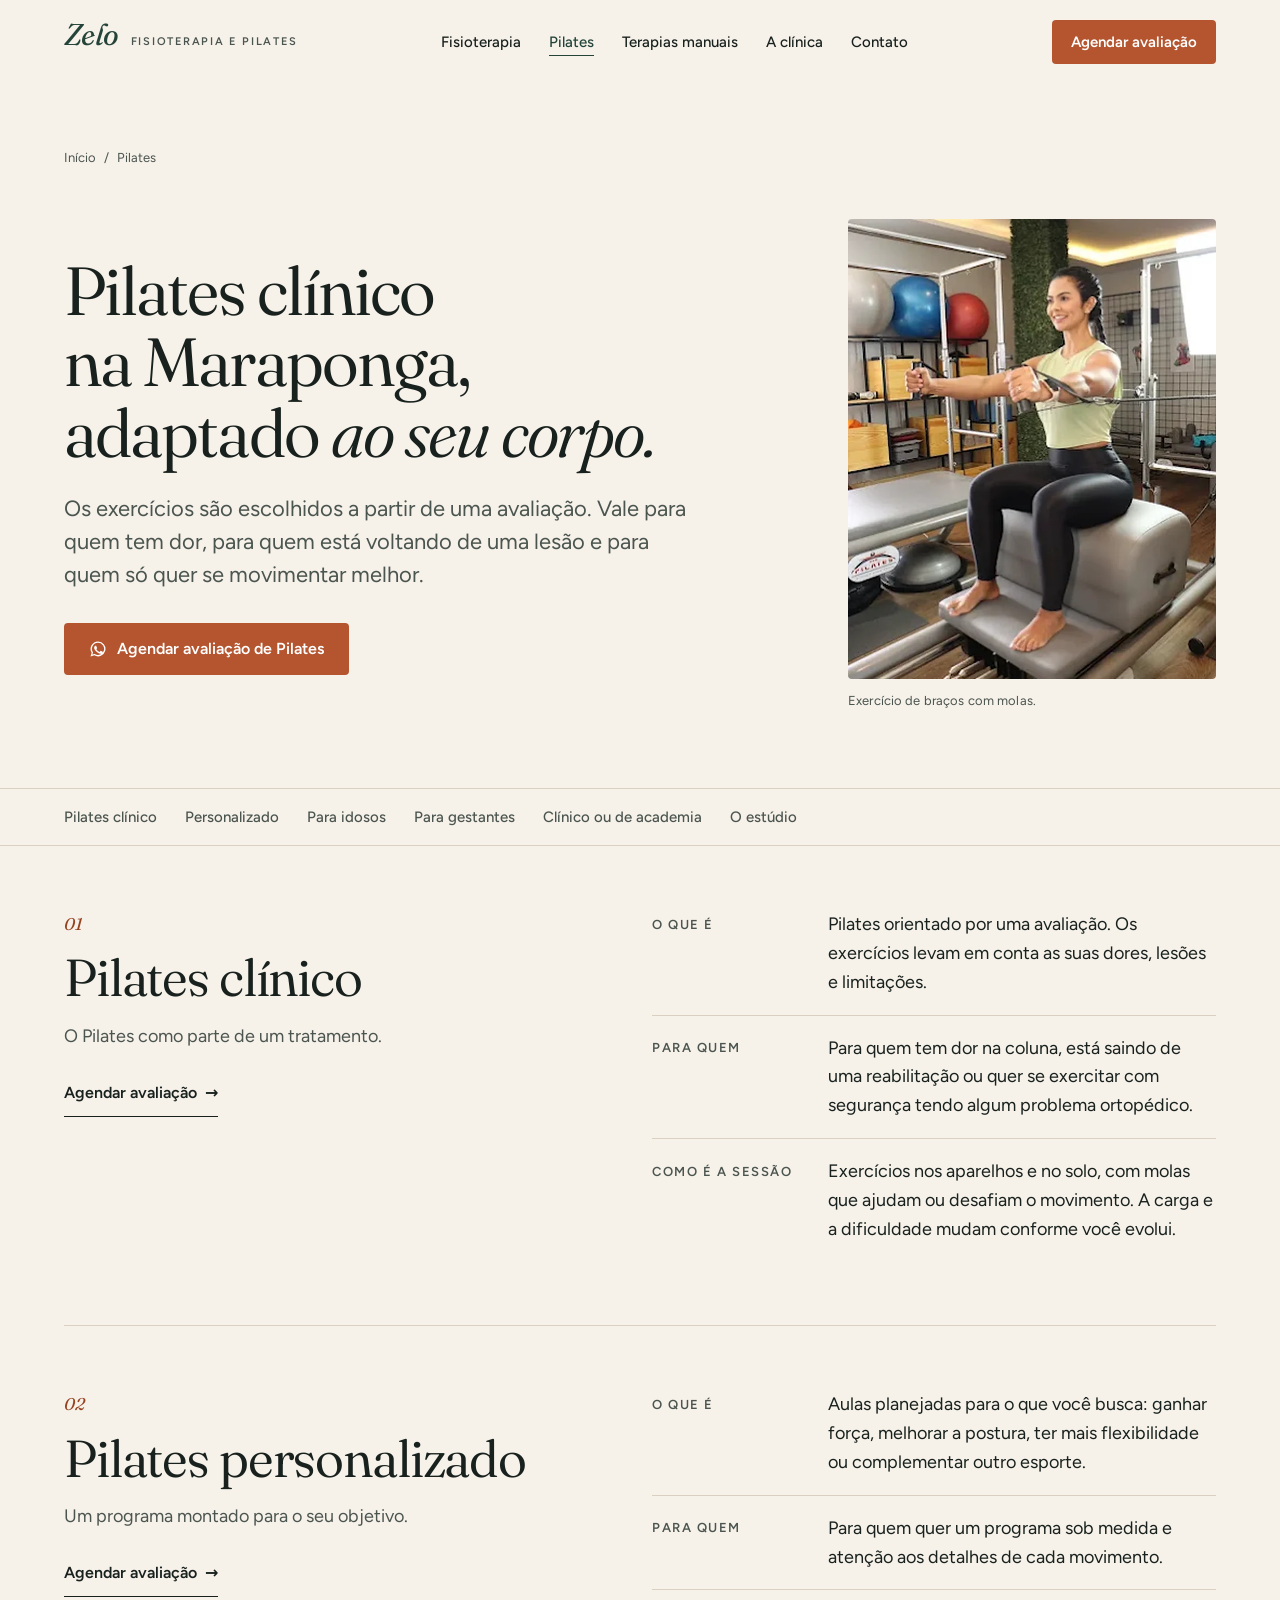
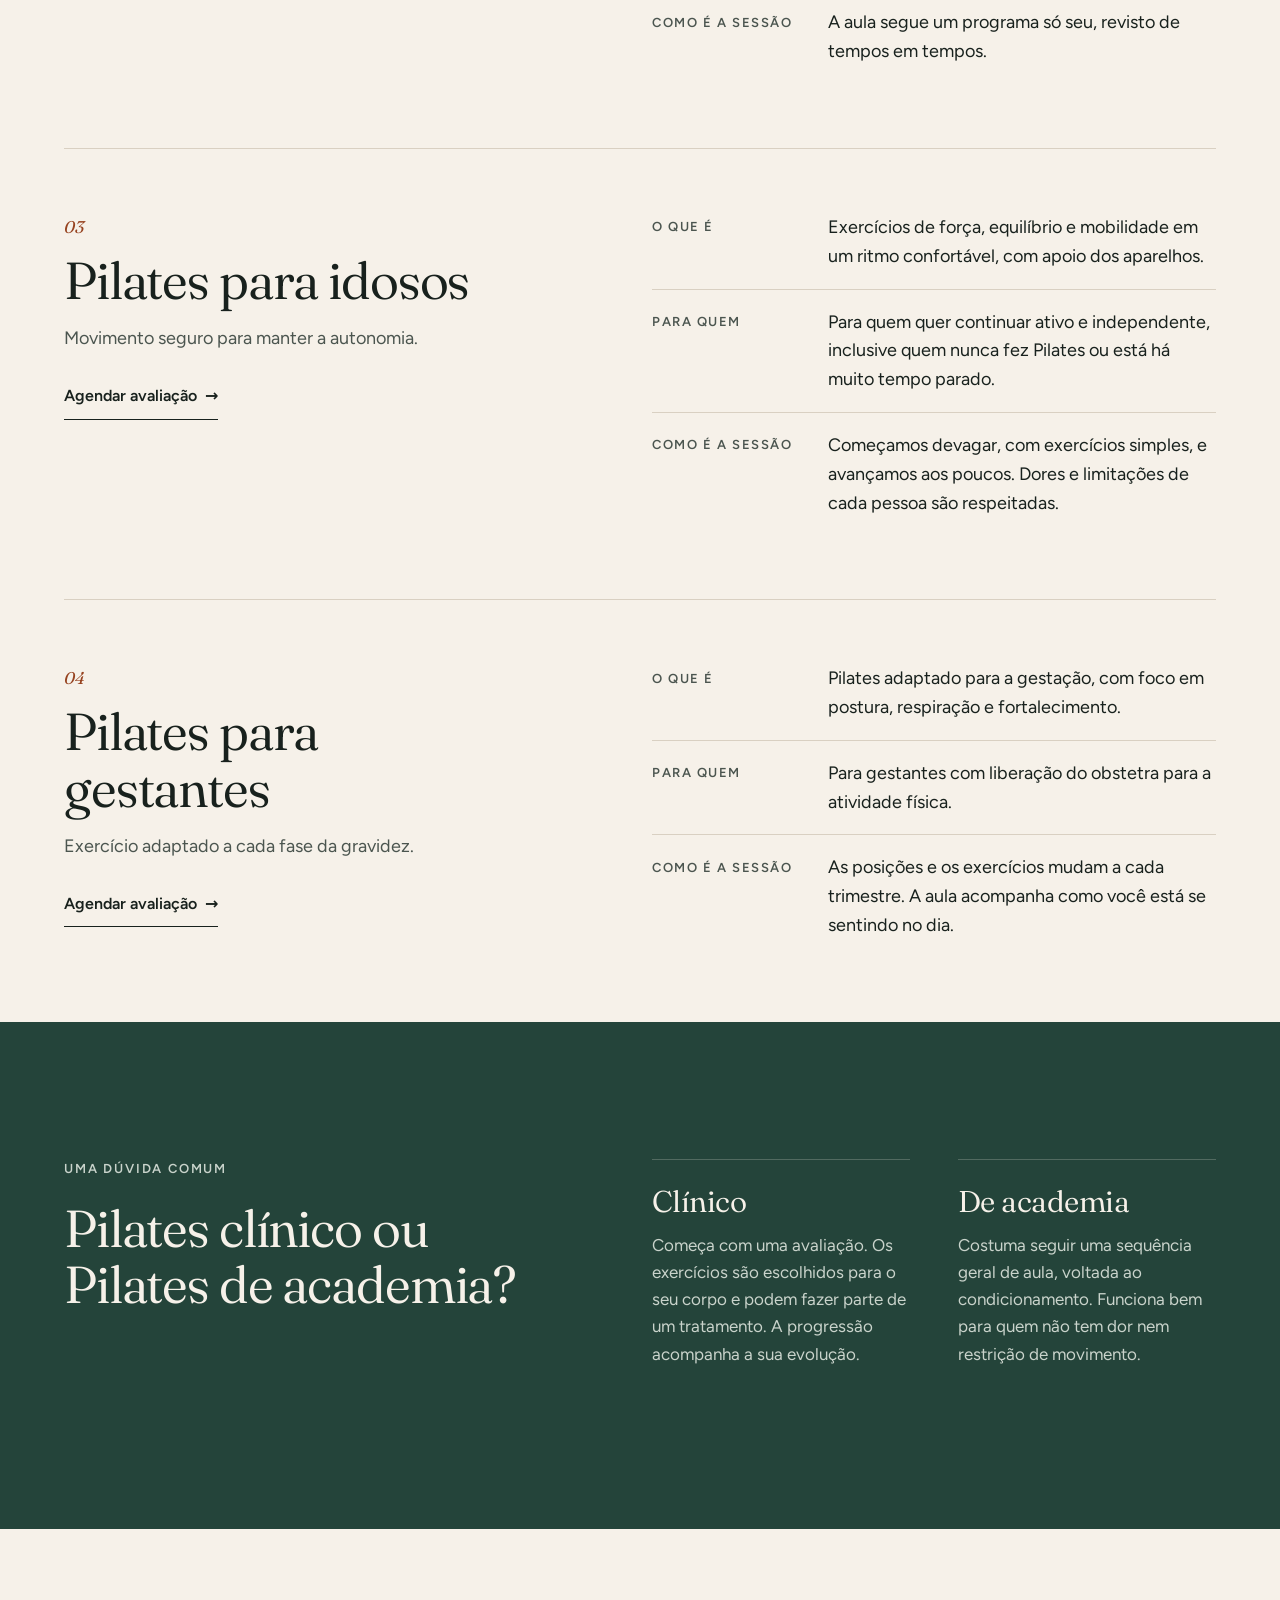
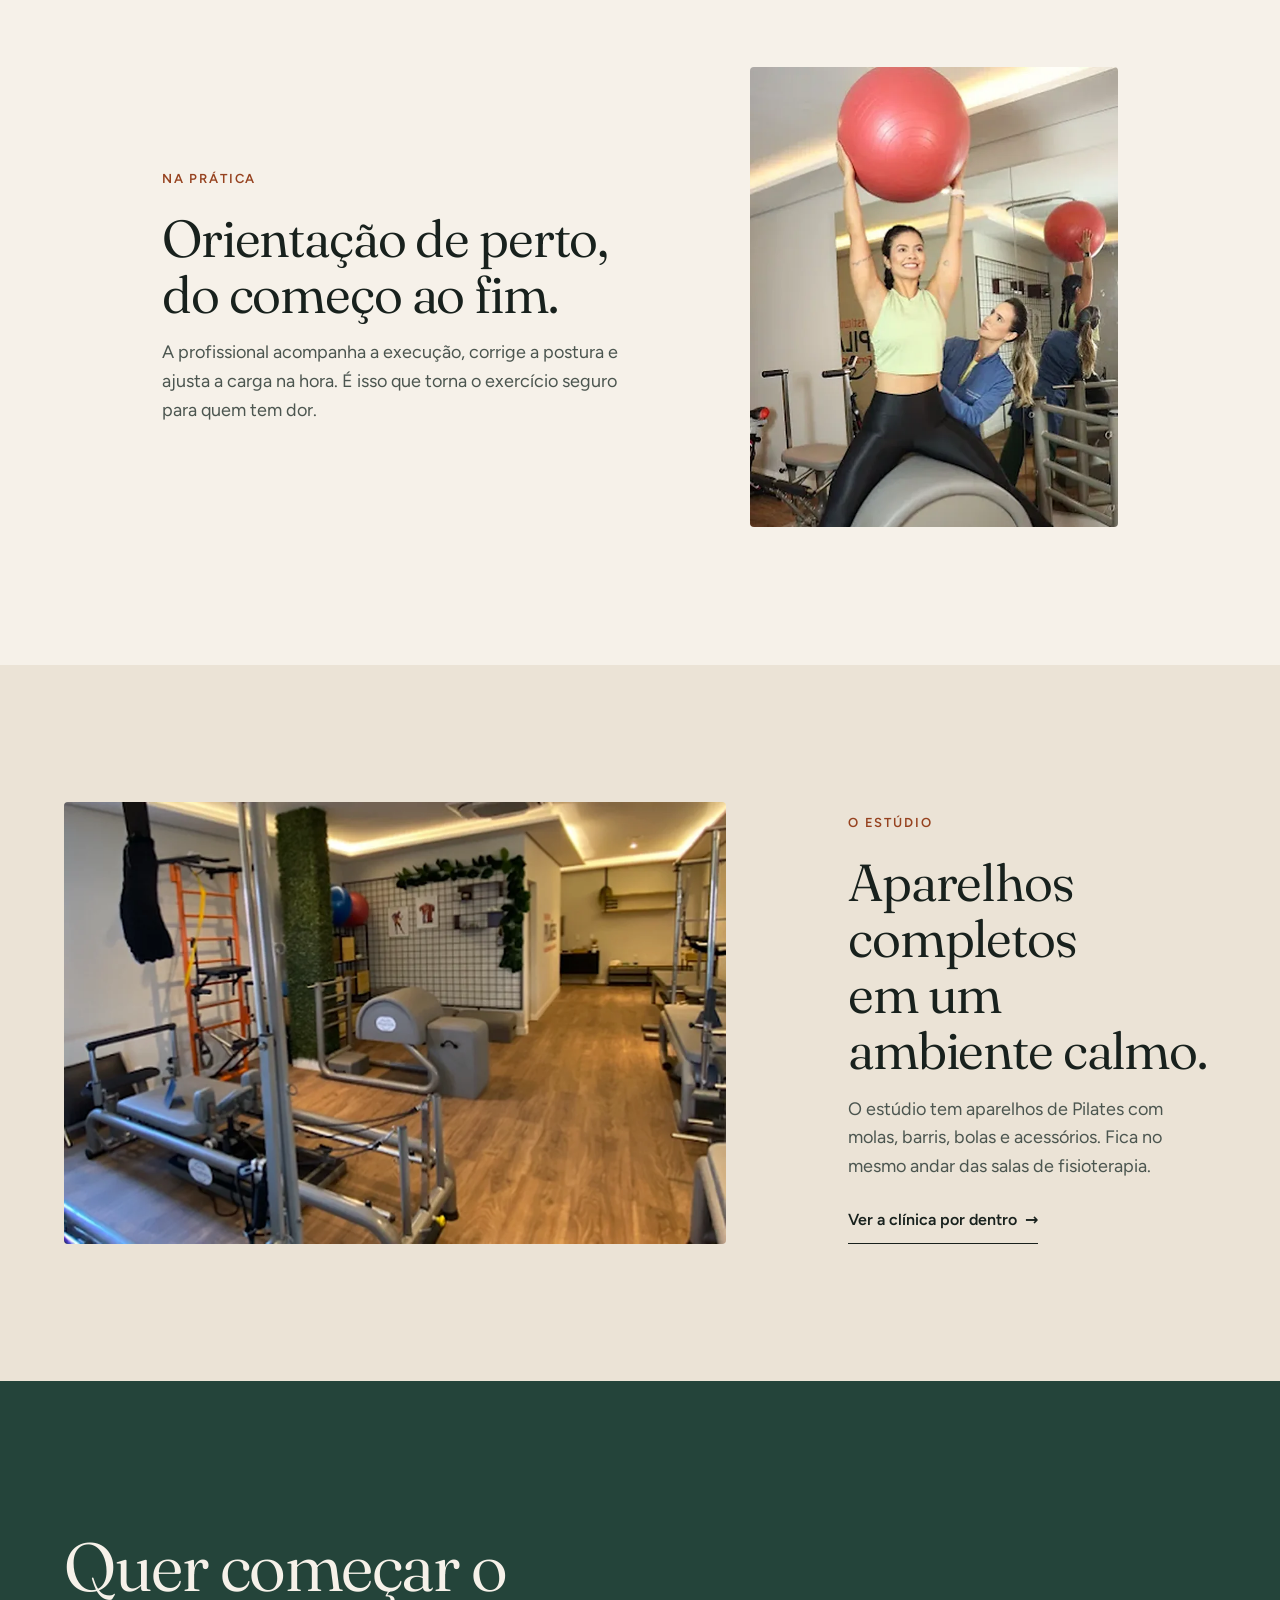
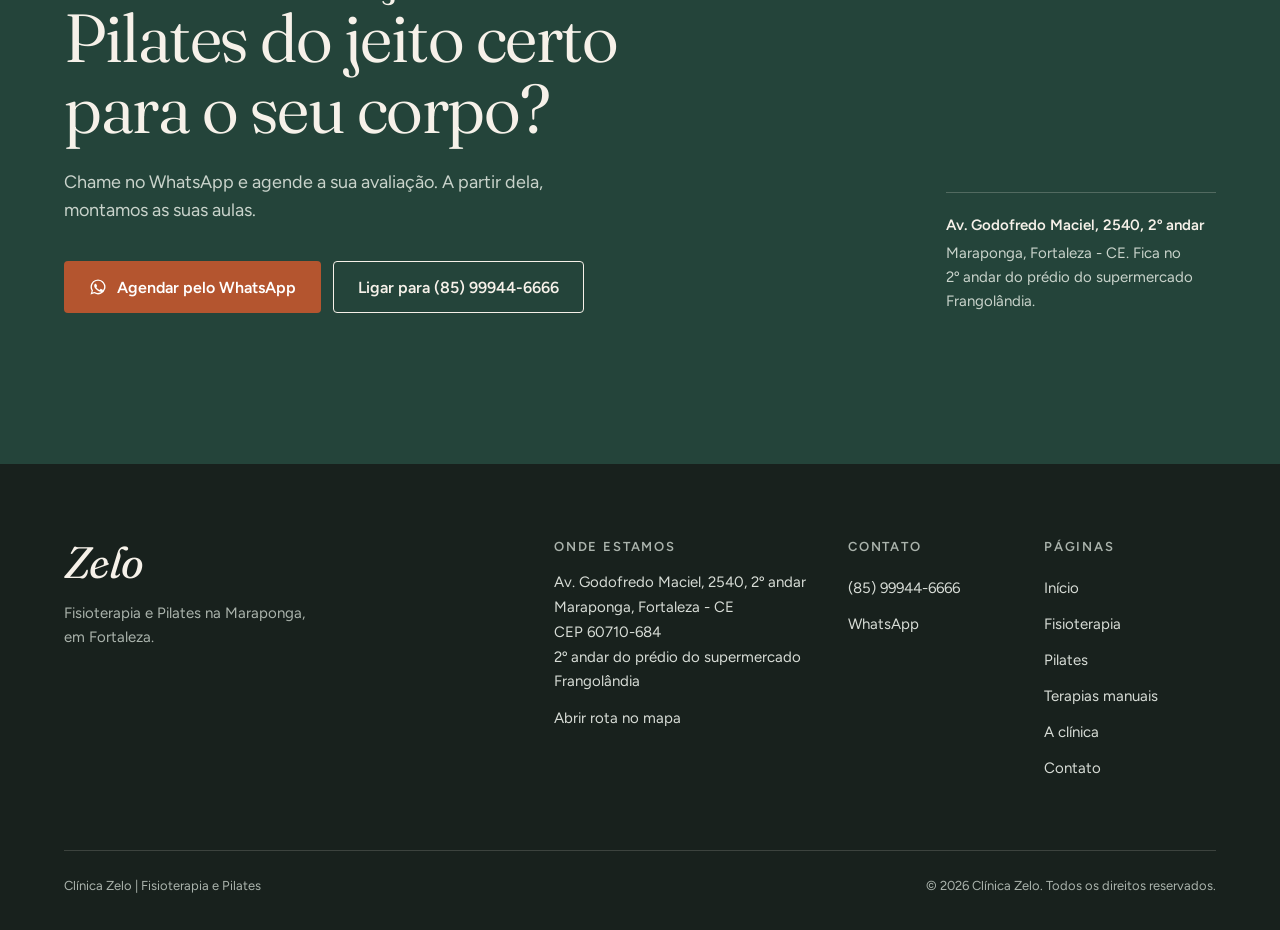
<file: pilates.html>
<!doctype html>
<html lang="pt-BR">
<head>
<meta charset="utf-8">
<meta name="viewport" content="width=device-width, initial-scale=1">
<title>Pilates clínico na Maraponga, Fortaleza | Clínica Zelo</title>
<meta name="description" content="Pilates clínico, personalizado, para idosos e para gestantes na Maraponga, Fortaleza. Exercícios escolhidos a partir de uma avaliação.">
<meta name="theme-color" content="#f6f1e9">
<link rel="canonical" href="https://clinica-zelo.vercel.app/pilates.html">
<meta property="og:type" content="website">
<meta property="og:locale" content="pt_BR">
<meta property="og:site_name" content="Clínica Zelo | Fisioterapia e Pilates">
<meta property="og:title" content="Pilates clínico na Maraponga, Fortaleza | Clínica Zelo">
<meta property="og:description" content="Pilates clínico, personalizado, para idosos e para gestantes na Maraponga, Fortaleza. Exercícios escolhidos a partir de uma avaliação.">
<meta property="og:url" content="https://clinica-zelo.vercel.app/pilates.html">
<meta property="og:image" content="https://clinica-zelo.vercel.app/assets/img/pilates-aluna.jpg">
<meta name="twitter:card" content="summary_large_image">
<link rel="icon" href="favicon.svg" type="image/svg+xml">
<link rel="preload" href="assets/fonts/fraunces-latin-opsz-normal.woff2" as="font" type="font/woff2" crossorigin>
<link rel="preload" href="assets/fonts/figtree-latin-wght-normal.woff2" as="font" type="font/woff2" crossorigin>
<link rel="stylesheet" href="assets/css/style.css">
<script>document.documentElement.classList.add("js")</script>
<script type="application/ld+json">
{
  "@context": "https://schema.org",
  "@type": "Physiotherapy",
  "name": "Clínica Zelo | Fisioterapia e Pilates",
  "image": "https://clinica-zelo.vercel.app/assets/img/pilates-orientado.jpg",
  "url": "https://clinica-zelo.vercel.app/",
  "telephone": "+5585999446666",
  "address": {
    "@type": "PostalAddress",
    "streetAddress": "Av. Godofredo Maciel, 2540, 2º andar",
    "addressLocality": "Fortaleza",
    "addressRegion": "CE",
    "postalCode": "60710-684",
    "addressCountry": "BR"
  },
  "areaServed": "Maraponga, Fortaleza",
  "aggregateRating": {
    "@type": "AggregateRating",
    "ratingValue": "5.0",
    "reviewCount": 30
  },
  "hasMap": "https://www.google.com/maps/search/?api=1&query=Cl%C3%ADnica%20Zelo%20Fisioterapia%20e%20Pilates%2C%20Av.%20Godofredo%20Maciel%2C%202540%20-%20Maraponga%2C%20Fortaleza%20-%20CE%2C%2060710-684"
}
</script>
</head>
<body>
<a class="skip" href="#conteudo">Pular para o conteúdo</a>

<header class="site-header" data-header>
  <div class="wrap header-in">
    <a class="brand" href="index.html" aria-label="Zelo Fisioterapia e Pilates, página inicial">
      <span class="brand-mark">Zelo</span><span class="brand-sub">Fisioterapia e Pilates</span>
    </a>
    <nav class="nav" aria-label="Principal"><ul><li><a href="fisioterapia.html">Fisioterapia</a></li><li><a href="pilates.html" aria-current="page">Pilates</a></li><li><a href="terapias-manuais.html">Terapias manuais</a></li><li><a href="a-clinica.html">A clínica</a></li><li><a href="contato.html">Contato</a></li></ul></nav>
    <a class="btn btn--accent btn--sm header-cta" href="https://wa.me/5585999446666?text=Ol%C3%A1%21%20Vi%20o%20site%20da%20Cl%C3%ADnica%20Zelo%20e%20gostaria%20de%20agendar%20uma%20avalia%C3%A7%C3%A3o%20de%20Pilates." target="_blank" rel="noopener">Agendar avaliação</a>
    <button class="menu-btn" type="button" data-menu-btn aria-expanded="false" aria-controls="menu"><span data-menu-label>Menu</span><i aria-hidden="true"></i></button>
  </div>
</header>

<div class="menu" id="menu">
  <nav aria-label="Menu"><ul class="menu-links"><li><a href="index.html">Início</a></li><li><a href="fisioterapia.html">Fisioterapia</a></li><li><a href="pilates.html" aria-current="page">Pilates</a></li><li><a href="terapias-manuais.html">Terapias manuais</a></li><li><a href="a-clinica.html">A clínica</a></li><li><a href="contato.html">Contato</a></li></ul></nav>
  <div class="menu-foot">
    <a class="btn btn--accent" href="https://wa.me/5585999446666?text=Ol%C3%A1%21%20Vi%20o%20site%20da%20Cl%C3%ADnica%20Zelo%20e%20gostaria%20de%20agendar%20uma%20avalia%C3%A7%C3%A3o%20de%20Pilates." target="_blank" rel="noopener"><svg viewBox="0 0 24 24" fill="currentColor" aria-hidden="true"><path d="M12.04 2a9.9 9.9 0 0 0-8.46 15.03L2 22l5.1-1.54A9.9 9.9 0 1 0 12.04 2Zm0 1.8a8.1 8.1 0 1 1-4.3 14.96l-.3-.19-3.03.92.94-2.94-.2-.31A8.1 8.1 0 0 1 12.04 3.8Zm-3.4 3.9c-.2 0-.5.07-.76.36-.26.28-1 .98-1 2.38 0 1.4 1.02 2.76 1.17 2.95.14.19 2 3.06 4.86 4.29 2.38 1.02 2.87.82 3.39.77.51-.05 1.66-.68 1.9-1.33.23-.66.23-1.22.16-1.34-.07-.12-.26-.19-.54-.33-.29-.14-1.67-.82-1.93-.92-.26-.09-.45-.14-.64.14-.19.29-.73.92-.9 1.11-.16.19-.33.21-.61.07-.29-.14-1.2-.44-2.29-1.41a8.6 8.6 0 0 1-1.58-1.97c-.17-.28-.02-.44.12-.58.13-.12.29-.33.43-.49.14-.17.19-.29.28-.48.1-.19.05-.35-.02-.5-.07-.13-.63-1.55-.88-2.12-.22-.52-.45-.53-.64-.54l-.52-.06Z"/></svg>Agendar pelo WhatsApp</a>
    <p>Av. Godofredo Maciel, 2540, 2º&nbsp;andar<br>Maraponga, Fortaleza&nbsp;-&nbsp;CE<br><a href="tel:+5585999446666">(85) 99944-6666</a></p>
  </div>
</div>

<main id="conteudo">

<section class="page-hero">
  <div class="wrap">
    <nav class="crumbs" aria-label="Você está em"><a href="index.html">Início</a><span aria-hidden="true">/</span><span aria-current="page">Pilates</span></nav>
    <div class="grid page-hero--p">
      <div class="page-hero-text">
        <h1>Pilates clínico na Maraponga, adaptado <em>ao seu corpo.</em></h1>
        <p class="lead">Os exercícios são escolhidos a partir de uma avaliação. Vale para quem tem dor, para quem está voltando de uma lesão e para quem só quer se movimentar melhor.</p>
        <a class="btn btn--accent" href="https://wa.me/5585999446666?text=Ol%C3%A1%21%20Vi%20o%20site%20da%20Cl%C3%ADnica%20Zelo%20e%20gostaria%20de%20agendar%20uma%20avalia%C3%A7%C3%A3o%20de%20Pilates." target="_blank" rel="noopener"><svg viewBox="0 0 24 24" fill="currentColor" aria-hidden="true"><path d="M12.04 2a9.9 9.9 0 0 0-8.46 15.03L2 22l5.1-1.54A9.9 9.9 0 1 0 12.04 2Zm0 1.8a8.1 8.1 0 1 1-4.3 14.96l-.3-.19-3.03.92.94-2.94-.2-.31A8.1 8.1 0 0 1 12.04 3.8Zm-3.4 3.9c-.2 0-.5.07-.76.36-.26.28-1 .98-1 2.38 0 1.4 1.02 2.76 1.17 2.95.14.19 2 3.06 4.86 4.29 2.38 1.02 2.87.82 3.39.77.51-.05 1.66-.68 1.9-1.33.23-.66.23-1.22.16-1.34-.07-.12-.26-.19-.54-.33-.29-.14-1.67-.82-1.93-.92-.26-.09-.45-.14-.64.14-.19.29-.73.92-.9 1.11-.16.19-.33.21-.61.07-.29-.14-1.2-.44-2.29-1.41a8.6 8.6 0 0 1-1.58-1.97c-.17-.28-.02-.44.12-.58.13-.12.29-.33.43-.49.14-.17.19-.29.28-.48.1-.19.05-.35-.02-.5-.07-.13-.63-1.55-.88-2.12-.22-.52-.45-.53-.64-.54l-.52-.06Z"/></svg>Agendar avaliação de Pilates</a>
      </div>
      <div class="page-hero-media">
        <figure class="figure ratio-p "><picture><source srcset="assets/img/pilates-aluna.webp" type="image/webp"><img src="assets/img/pilates-aluna.jpg" alt="Aluna sentada em um aparelho de Pilates puxa alças com os braços estendidos à frente" width="720" height="900" loading="eager" fetchpriority="high" decoding="async"></picture><figcaption>Exercício de braços com molas.</figcaption></figure>
      </div>
    </div>
  </div>
</section>

<nav class="toc" aria-label="Nesta página"><div class="wrap"><ul><li><a href="#clinico">Pilates clínico</a></li><li><a href="#personalizado">Personalizado</a></li><li><a href="#idosos">Para idosos</a></li><li><a href="#gestantes">Para gestantes</a></li><li><a href="#diferenca">Clínico ou de academia</a></li><li><a href="#estudio">O estúdio</a></li></ul></div></nav>

<section aria-label="Modalidades de Pilates">
  <div class="wrap">
    
    <article class="mod grid" id="clinico">
      <header class="mod-head reveal">
        <span class="mod-n">01</span>
        <h2>Pilates clínico</h2>
        <p>O Pilates como parte de um tratamento.</p>
        <a class="link" href="https://wa.me/5585999446666?text=Ol%C3%A1%21%20Vi%20o%20site%20da%20Cl%C3%ADnica%20Zelo%20e%20gostaria%20de%20saber%20mais%20sobre%20o%20Pilates%20cl%C3%ADnico." target="_blank" rel="noopener">Agendar avaliação</a>
      </header>
      <div class="mod-body reveal">
        <dl class="mod-dl">
          <div><dt>O que é</dt><dd>Pilates orientado por uma avaliação. Os exercícios levam em conta as suas dores, lesões e limitações.</dd></div>
          <div><dt>Para quem</dt><dd>Para quem tem dor na coluna, está saindo de uma reabilitação ou quer se exercitar com segurança tendo algum problema ortopédico.</dd></div>
          <div><dt>Como é a sessão</dt><dd>Exercícios nos aparelhos e no solo, com molas que ajudam ou desafiam o movimento. A carga e a dificuldade mudam conforme você evolui.</dd></div>
        </dl>
      </div>
    </article>
    
    <article class="mod grid" id="personalizado">
      <header class="mod-head reveal">
        <span class="mod-n">02</span>
        <h2>Pilates personalizado</h2>
        <p>Um programa montado para o seu objetivo.</p>
        <a class="link" href="https://wa.me/5585999446666?text=Ol%C3%A1%21%20Vi%20o%20site%20da%20Cl%C3%ADnica%20Zelo%20e%20gostaria%20de%20saber%20mais%20sobre%20o%20Pilates%20personalizado." target="_blank" rel="noopener">Agendar avaliação</a>
      </header>
      <div class="mod-body reveal">
        <dl class="mod-dl">
          <div><dt>O que é</dt><dd>Aulas planejadas para o que você busca: ganhar força, melhorar a postura, ter mais flexibilidade ou complementar outro esporte.</dd></div>
          <div><dt>Para quem</dt><dd>Para quem quer um programa sob medida e atenção aos detalhes de cada movimento.</dd></div>
          <div><dt>Como é a sessão</dt><dd>A aula segue um programa só seu, revisto de tempos em tempos. </dd></div>
        </dl>
      </div>
    </article>
    
    <article class="mod grid" id="idosos">
      <header class="mod-head reveal">
        <span class="mod-n">03</span>
        <h2>Pilates para idosos</h2>
        <p>Movimento seguro para manter a autonomia.</p>
        <a class="link" href="https://wa.me/5585999446666?text=Ol%C3%A1%21%20Vi%20o%20site%20da%20Cl%C3%ADnica%20Zelo%20e%20gostaria%20de%20saber%20mais%20sobre%20o%20Pilates%20para%20idosos." target="_blank" rel="noopener">Agendar avaliação</a>
      </header>
      <div class="mod-body reveal">
        <dl class="mod-dl">
          <div><dt>O que é</dt><dd>Exercícios de força, equilíbrio e mobilidade em um ritmo confortável, com apoio dos aparelhos.</dd></div>
          <div><dt>Para quem</dt><dd>Para quem quer continuar ativo e independente, inclusive quem nunca fez Pilates ou está há muito tempo parado.</dd></div>
          <div><dt>Como é a sessão</dt><dd>Começamos devagar, com exercícios simples, e avançamos aos poucos. Dores e limitações de cada pessoa são respeitadas.</dd></div>
        </dl>
      </div>
    </article>
    
    <article class="mod grid" id="gestantes">
      <header class="mod-head reveal">
        <span class="mod-n">04</span>
        <h2>Pilates para gestantes</h2>
        <p>Exercício adaptado a cada fase da gravidez.</p>
        <a class="link" href="https://wa.me/5585999446666?text=Ol%C3%A1%21%20Vi%20o%20site%20da%20Cl%C3%ADnica%20Zelo%20e%20gostaria%20de%20saber%20mais%20sobre%20o%20Pilates%20para%20gestantes." target="_blank" rel="noopener">Agendar avaliação</a>
      </header>
      <div class="mod-body reveal">
        <dl class="mod-dl">
          <div><dt>O que é</dt><dd>Pilates adaptado para a gestação, com foco em postura, respiração e fortalecimento.</dd></div>
          <div><dt>Para quem</dt><dd>Para gestantes com liberação do obstetra para a atividade física.</dd></div>
          <div><dt>Como é a sessão</dt><dd>As posições e os exercícios mudam a cada trimestre. A aula acompanha como você está se sentindo no dia.</dd></div>
        </dl>
      </div>
    </article>
  </div>
</section>

<section class="section on-green versus" id="diferenca" aria-labelledby="dif-t">
  <div class="wrap grid">
    <div class="versus-head reveal">
      <span class="eyebrow">Uma dúvida comum</span>
      <h2 id="dif-t">Pilates clínico ou Pilates de academia?</h2>
    </div>
    <div class="versus-cols reveal">
      <div><h3>Clínico</h3><p>Começa com uma avaliação. Os exercícios são escolhidos para o seu corpo e podem fazer parte de um tratamento. A progressão acompanha a sua evolução.</p></div>
      <div><h3>De academia</h3><p>Costuma seguir uma sequência geral de aula, voltada ao condicionamento. Funciona bem para quem não tem dor nem restrição de movimento.</p></div>
    </div>
  </div>
</section>

<section class="section" aria-labelledby="orient-t">
  <div class="wrap grid duo">
    <div class="duo-a reveal"><figure class="figure ratio-p "><picture><source srcset="assets/img/pilates-orientado.webp" type="image/webp"><img src="assets/img/pilates-orientado.jpg" alt="Fisioterapeuta orienta uma aluna que ergue uma bola vermelha sentada em um aparelho de Pilates" width="720" height="900" loading="lazy" decoding="async"></picture></figure></div>
    <div class="duo-text reveal">
      <span class="eyebrow">Na prática</span>
      <h2 id="orient-t">Orientação de perto, do começo ao fim.</h2>
      <p>A profissional acompanha a execução, corrige a postura e ajusta a carga na hora. É isso que torna o exercício seguro para quem tem dor.</p>
    </div>
  </div>
</section>

<section class="section section--alt" id="estudio" aria-labelledby="est-t">
  <div class="wrap grid">
    <div class="band-media reveal"><figure class="figure ratio-l "><picture><source srcset="assets/img/estudio-pilates.webp" type="image/webp"><img src="assets/img/estudio-pilates.jpg" alt="Estúdio de Pilates com piso de madeira, aparelhos cinza, coluna de jardim vertical e iluminação quente" width="1080" height="720" loading="lazy" decoding="async"></picture></figure></div>
    <div class="band-body reveal">
      <span class="eyebrow">O estúdio</span>
      <h2 id="est-t">Aparelhos completos em um ambiente calmo.</h2>
      <p>O estúdio tem aparelhos de Pilates com molas, barris, bolas e acessórios. Fica no mesmo andar das salas de fisioterapia.</p>
      <p><a class="link" href="a-clinica.html">Ver a clínica por dentro</a></p>
    </div>
  </div>
</section>


<section class="cta on-green" aria-labelledby="cta-t">
  <div class="wrap grid">
    <div class="cta-main reveal">
      <h2 id="cta-t">Quer começar o Pilates do jeito certo para o seu corpo?</h2>
      <p>Chame no WhatsApp e agende a sua avaliação. A partir dela, montamos as suas aulas.</p>
      <div class="cta-actions">
        <a class="btn btn--accent" href="https://wa.me/5585999446666?text=Ol%C3%A1%21%20Vi%20o%20site%20da%20Cl%C3%ADnica%20Zelo%20e%20gostaria%20de%20agendar%20uma%20avalia%C3%A7%C3%A3o%20de%20Pilates." target="_blank" rel="noopener"><svg viewBox="0 0 24 24" fill="currentColor" aria-hidden="true"><path d="M12.04 2a9.9 9.9 0 0 0-8.46 15.03L2 22l5.1-1.54A9.9 9.9 0 1 0 12.04 2Zm0 1.8a8.1 8.1 0 1 1-4.3 14.96l-.3-.19-3.03.92.94-2.94-.2-.31A8.1 8.1 0 0 1 12.04 3.8Zm-3.4 3.9c-.2 0-.5.07-.76.36-.26.28-1 .98-1 2.38 0 1.4 1.02 2.76 1.17 2.95.14.19 2 3.06 4.86 4.29 2.38 1.02 2.87.82 3.39.77.51-.05 1.66-.68 1.9-1.33.23-.66.23-1.22.16-1.34-.07-.12-.26-.19-.54-.33-.29-.14-1.67-.82-1.93-.92-.26-.09-.45-.14-.64.14-.19.29-.73.92-.9 1.11-.16.19-.33.21-.61.07-.29-.14-1.2-.44-2.29-1.41a8.6 8.6 0 0 1-1.58-1.97c-.17-.28-.02-.44.12-.58.13-.12.29-.33.43-.49.14-.17.19-.29.28-.48.1-.19.05-.35-.02-.5-.07-.13-.63-1.55-.88-2.12-.22-.52-.45-.53-.64-.54l-.52-.06Z"/></svg>Agendar pelo WhatsApp</a>
        <a class="btn btn--ghost" href="tel:+5585999446666">Ligar para (85) 99944-6666</a>
      </div>
    </div>
    <div class="cta-side reveal">
      <strong>Av. Godofredo Maciel, 2540, 2º&nbsp;andar</strong>
      Maraponga, Fortaleza&nbsp;-&nbsp;CE. Fica no 2º&nbsp;andar do prédio do supermercado Frangolândia.
    </div>
  </div>
</section>

</main>

<footer class="site-footer">
  <div class="wrap grid">
    <div class="footer-brand">
      <span class="brand-mark">Zelo</span>
      <p>Fisioterapia e Pilates na Maraponga, em Fortaleza.</p>
    </div>
    <div class="footer-col">
      <h2>Onde estamos</h2>
      <address>Av. Godofredo Maciel, 2540, 2º&nbsp;andar<br>Maraponga, Fortaleza&nbsp;-&nbsp;CE<br>CEP <span class="nw">60710-684</span><br>2º&nbsp;andar do prédio do supermercado Frangolândia</address>
      <p style="margin-top:.75rem"><a href="https://www.google.com/maps/dir/?api=1&destination=Cl%C3%ADnica%20Zelo%20Fisioterapia%20e%20Pilates%2C%20Av.%20Godofredo%20Maciel%2C%202540%20-%20Maraponga%2C%20Fortaleza%20-%20CE%2C%2060710-684" target="_blank" rel="noopener">Abrir rota no mapa</a></p>
    </div>
    <div class="footer-col">
      <h2>Contato</h2>
      <ul>
        <li><a href="tel:+5585999446666">(85) 99944-6666</a></li>
        <li><a href="https://wa.me/5585999446666?text=Ol%C3%A1%21%20Vi%20o%20site%20da%20Cl%C3%ADnica%20Zelo%20e%20gostaria%20de%20agendar%20uma%20avalia%C3%A7%C3%A3o%20de%20Pilates." target="_blank" rel="noopener">WhatsApp</a></li>
        
      </ul>
    </div>
    <div class="footer-col">
      <h2>Páginas</h2>
      <ul><li><a href="index.html">Início</a></li><li><a href="fisioterapia.html">Fisioterapia</a></li><li><a href="pilates.html" aria-current="page">Pilates</a></li><li><a href="terapias-manuais.html">Terapias manuais</a></li><li><a href="a-clinica.html">A clínica</a></li><li><a href="contato.html">Contato</a></li></ul>
    </div>
  </div>
  <div class="wrap"><div class="footer-legal">
    <p>Clínica Zelo | Fisioterapia e Pilates</p>
    <p>© 2026 Clínica Zelo. Todos os direitos reservados.</p>
  </div></div>
</footer>

<div class="dock" data-dock>
  <a class="btn btn--accent" href="https://wa.me/5585999446666?text=Ol%C3%A1%21%20Vi%20o%20site%20da%20Cl%C3%ADnica%20Zelo%20e%20gostaria%20de%20agendar%20uma%20avalia%C3%A7%C3%A3o%20de%20Pilates." target="_blank" rel="noopener"><svg viewBox="0 0 24 24" fill="currentColor" aria-hidden="true"><path d="M12.04 2a9.9 9.9 0 0 0-8.46 15.03L2 22l5.1-1.54A9.9 9.9 0 1 0 12.04 2Zm0 1.8a8.1 8.1 0 1 1-4.3 14.96l-.3-.19-3.03.92.94-2.94-.2-.31A8.1 8.1 0 0 1 12.04 3.8Zm-3.4 3.9c-.2 0-.5.07-.76.36-.26.28-1 .98-1 2.38 0 1.4 1.02 2.76 1.17 2.95.14.19 2 3.06 4.86 4.29 2.38 1.02 2.87.82 3.39.77.51-.05 1.66-.68 1.9-1.33.23-.66.23-1.22.16-1.34-.07-.12-.26-.19-.54-.33-.29-.14-1.67-.82-1.93-.92-.26-.09-.45-.14-.64.14-.19.29-.73.92-.9 1.11-.16.19-.33.21-.61.07-.29-.14-1.2-.44-2.29-1.41a8.6 8.6 0 0 1-1.58-1.97c-.17-.28-.02-.44.12-.58.13-.12.29-.33.43-.49.14-.17.19-.29.28-.48.1-.19.05-.35-.02-.5-.07-.13-.63-1.55-.88-2.12-.22-.52-.45-.53-.64-.54l-.52-.06Z"/></svg>WhatsApp</a>
  <a class="btn btn--ghost" href="tel:+5585999446666">Ligar</a>
</div>

<script src="assets/js/main.js" defer></script>
</body>
</html>
</file>
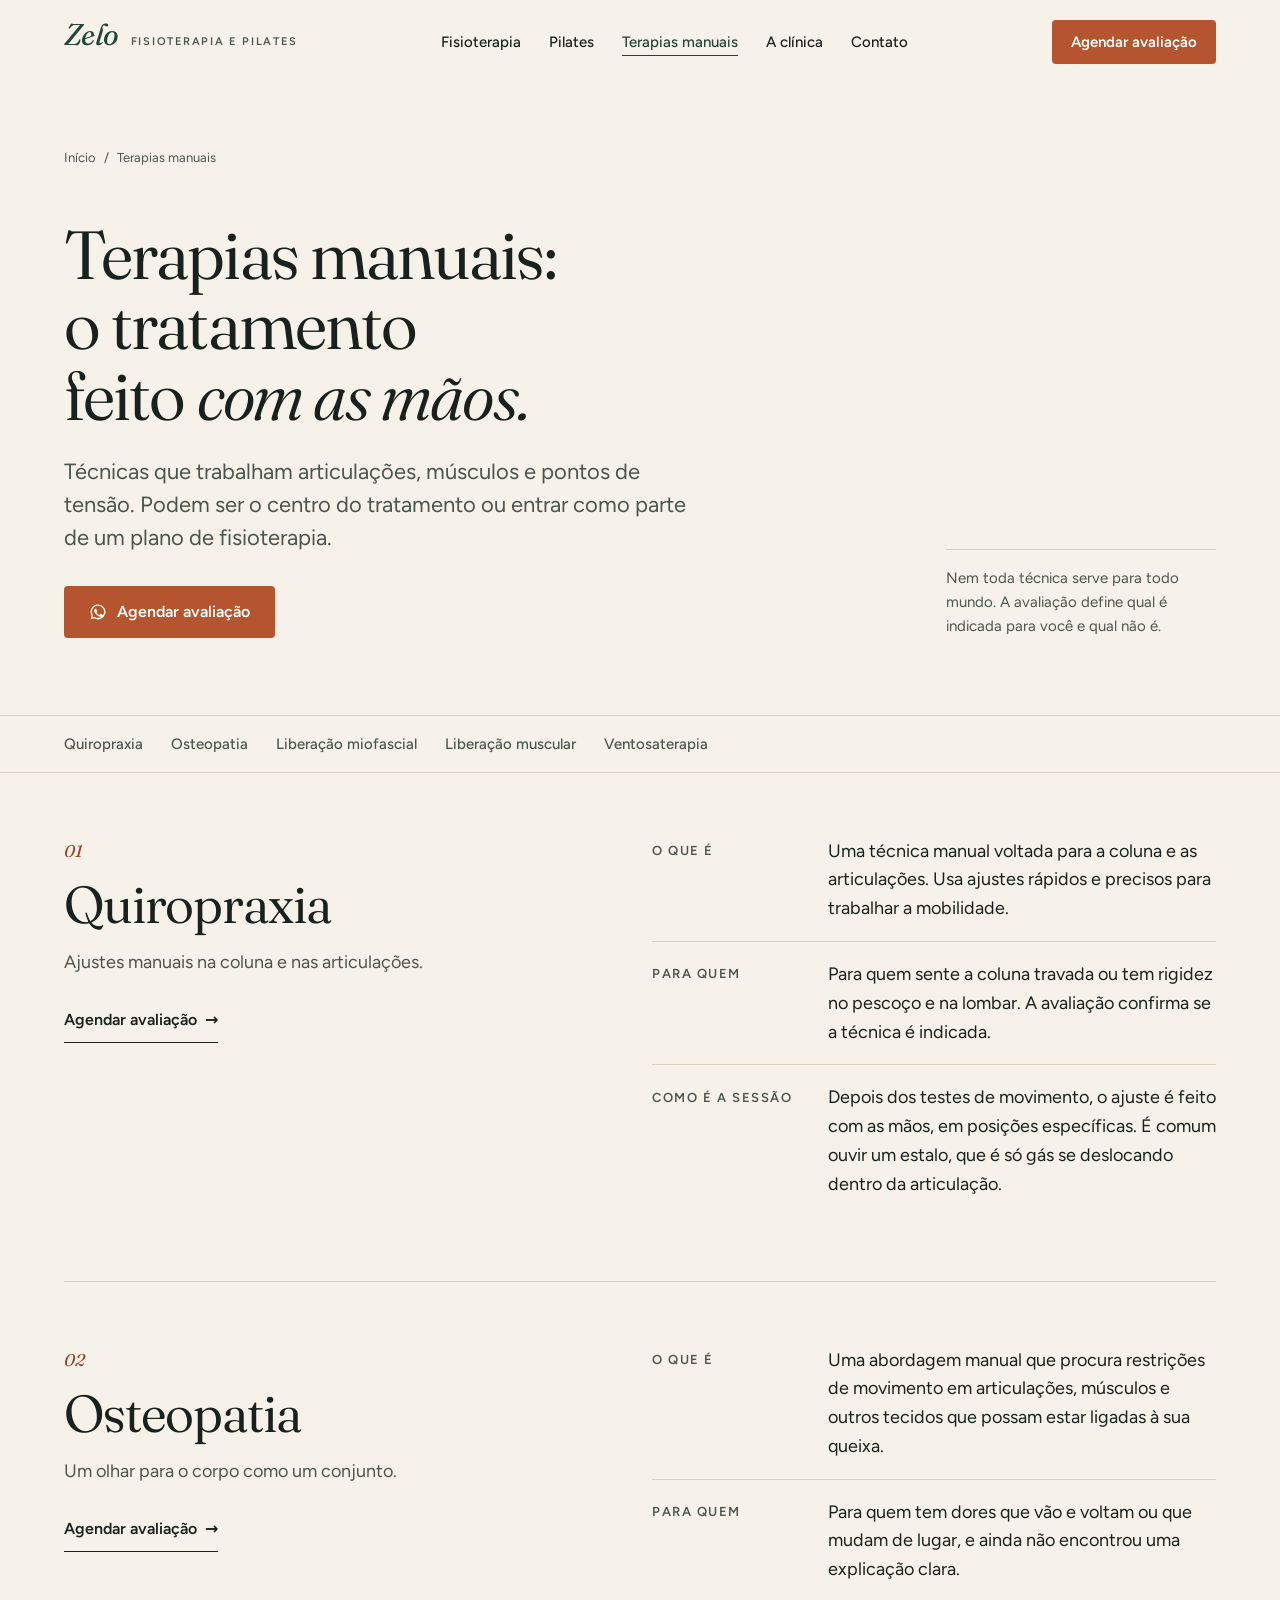
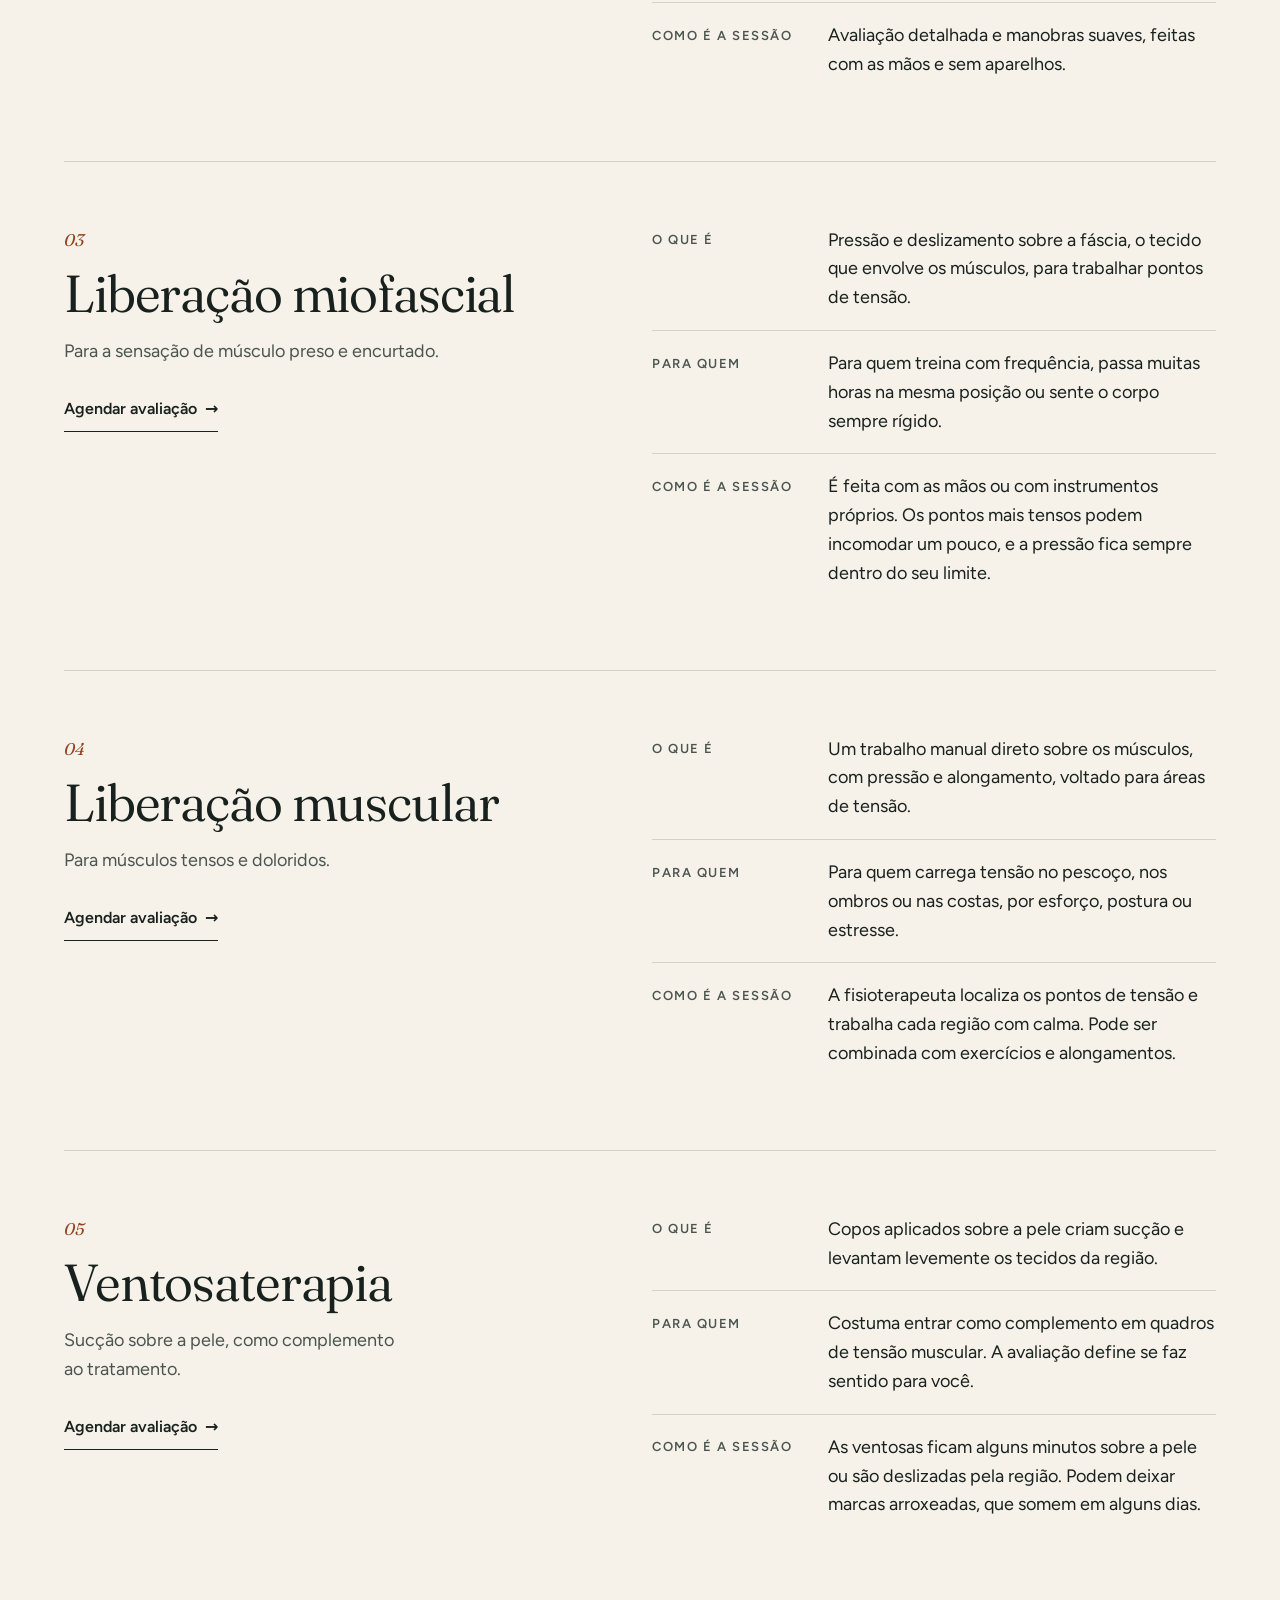
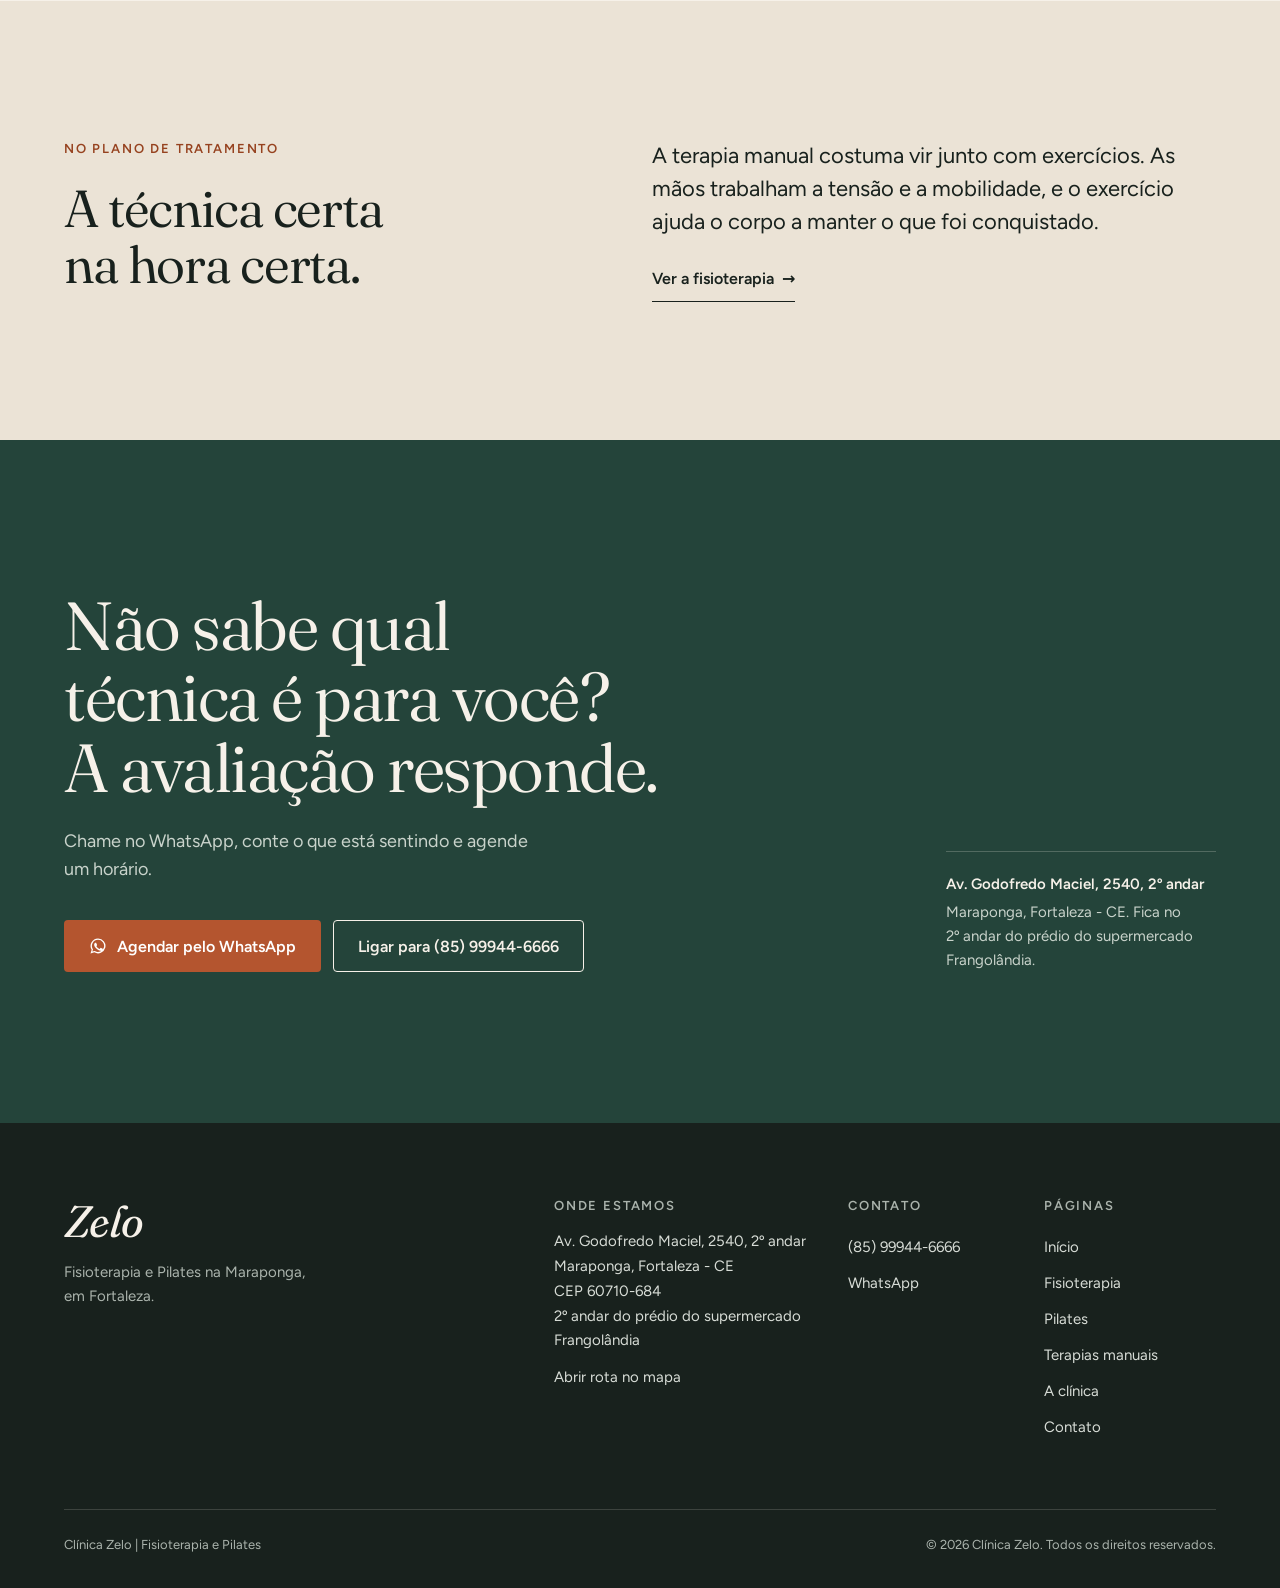
<file: terapias-manuais.html>
<!doctype html>
<html lang="pt-BR">
<head>
<meta charset="utf-8">
<meta name="viewport" content="width=device-width, initial-scale=1">
<title>Quiropraxia, osteopatia e liberação miofascial na Maraponga | Clínica Zelo</title>
<meta name="description" content="Terapias manuais na Maraponga, Fortaleza: quiropraxia, osteopatia, liberação miofascial, liberação muscular e ventosaterapia, indicadas a partir de uma avaliação.">
<meta name="theme-color" content="#f6f1e9">
<link rel="canonical" href="https://clinica-zelo.vercel.app/terapias-manuais.html">
<meta property="og:type" content="website">
<meta property="og:locale" content="pt_BR">
<meta property="og:site_name" content="Clínica Zelo | Fisioterapia e Pilates">
<meta property="og:title" content="Quiropraxia, osteopatia e liberação miofascial na Maraponga | Clínica Zelo">
<meta property="og:description" content="Terapias manuais na Maraponga, Fortaleza: quiropraxia, osteopatia, liberação miofascial, liberação muscular e ventosaterapia, indicadas a partir de uma avaliação.">
<meta property="og:url" content="https://clinica-zelo.vercel.app/terapias-manuais.html">
<meta property="og:image" content="https://clinica-zelo.vercel.app/assets/img/sala-avaliacao.jpg">
<meta name="twitter:card" content="summary_large_image">
<link rel="icon" href="favicon.svg" type="image/svg+xml">
<link rel="preload" href="assets/fonts/fraunces-latin-opsz-normal.woff2" as="font" type="font/woff2" crossorigin>
<link rel="preload" href="assets/fonts/figtree-latin-wght-normal.woff2" as="font" type="font/woff2" crossorigin>
<link rel="stylesheet" href="assets/css/style.css">
<script>document.documentElement.classList.add("js")</script>
<script type="application/ld+json">
{
  "@context": "https://schema.org",
  "@type": "Physiotherapy",
  "name": "Clínica Zelo | Fisioterapia e Pilates",
  "image": "https://clinica-zelo.vercel.app/assets/img/pilates-orientado.jpg",
  "url": "https://clinica-zelo.vercel.app/",
  "telephone": "+5585999446666",
  "address": {
    "@type": "PostalAddress",
    "streetAddress": "Av. Godofredo Maciel, 2540, 2º andar",
    "addressLocality": "Fortaleza",
    "addressRegion": "CE",
    "postalCode": "60710-684",
    "addressCountry": "BR"
  },
  "areaServed": "Maraponga, Fortaleza",
  "aggregateRating": {
    "@type": "AggregateRating",
    "ratingValue": "5.0",
    "reviewCount": 30
  },
  "hasMap": "https://www.google.com/maps/search/?api=1&query=Cl%C3%ADnica%20Zelo%20Fisioterapia%20e%20Pilates%2C%20Av.%20Godofredo%20Maciel%2C%202540%20-%20Maraponga%2C%20Fortaleza%20-%20CE%2C%2060710-684"
}
</script>
</head>
<body>
<a class="skip" href="#conteudo">Pular para o conteúdo</a>

<header class="site-header" data-header>
  <div class="wrap header-in">
    <a class="brand" href="index.html" aria-label="Zelo Fisioterapia e Pilates, página inicial">
      <span class="brand-mark">Zelo</span><span class="brand-sub">Fisioterapia e Pilates</span>
    </a>
    <nav class="nav" aria-label="Principal"><ul><li><a href="fisioterapia.html">Fisioterapia</a></li><li><a href="pilates.html">Pilates</a></li><li><a href="terapias-manuais.html" aria-current="page">Terapias manuais</a></li><li><a href="a-clinica.html">A clínica</a></li><li><a href="contato.html">Contato</a></li></ul></nav>
    <a class="btn btn--accent btn--sm header-cta" href="https://wa.me/5585999446666?text=Ol%C3%A1%21%20Vi%20o%20site%20da%20Cl%C3%ADnica%20Zelo%20e%20gostaria%20de%20agendar%20uma%20avalia%C3%A7%C3%A3o%20de%20terapia%20manual." target="_blank" rel="noopener">Agendar avaliação</a>
    <button class="menu-btn" type="button" data-menu-btn aria-expanded="false" aria-controls="menu"><span data-menu-label>Menu</span><i aria-hidden="true"></i></button>
  </div>
</header>

<div class="menu" id="menu">
  <nav aria-label="Menu"><ul class="menu-links"><li><a href="index.html">Início</a></li><li><a href="fisioterapia.html">Fisioterapia</a></li><li><a href="pilates.html">Pilates</a></li><li><a href="terapias-manuais.html" aria-current="page">Terapias manuais</a></li><li><a href="a-clinica.html">A clínica</a></li><li><a href="contato.html">Contato</a></li></ul></nav>
  <div class="menu-foot">
    <a class="btn btn--accent" href="https://wa.me/5585999446666?text=Ol%C3%A1%21%20Vi%20o%20site%20da%20Cl%C3%ADnica%20Zelo%20e%20gostaria%20de%20agendar%20uma%20avalia%C3%A7%C3%A3o%20de%20terapia%20manual." target="_blank" rel="noopener"><svg viewBox="0 0 24 24" fill="currentColor" aria-hidden="true"><path d="M12.04 2a9.9 9.9 0 0 0-8.46 15.03L2 22l5.1-1.54A9.9 9.9 0 1 0 12.04 2Zm0 1.8a8.1 8.1 0 1 1-4.3 14.96l-.3-.19-3.03.92.94-2.94-.2-.31A8.1 8.1 0 0 1 12.04 3.8Zm-3.4 3.9c-.2 0-.5.07-.76.36-.26.28-1 .98-1 2.38 0 1.4 1.02 2.76 1.17 2.95.14.19 2 3.06 4.86 4.29 2.38 1.02 2.87.82 3.39.77.51-.05 1.66-.68 1.9-1.33.23-.66.23-1.22.16-1.34-.07-.12-.26-.19-.54-.33-.29-.14-1.67-.82-1.93-.92-.26-.09-.45-.14-.64.14-.19.29-.73.92-.9 1.11-.16.19-.33.21-.61.07-.29-.14-1.2-.44-2.29-1.41a8.6 8.6 0 0 1-1.58-1.97c-.17-.28-.02-.44.12-.58.13-.12.29-.33.43-.49.14-.17.19-.29.28-.48.1-.19.05-.35-.02-.5-.07-.13-.63-1.55-.88-2.12-.22-.52-.45-.53-.64-.54l-.52-.06Z"/></svg>Agendar pelo WhatsApp</a>
    <p>Av. Godofredo Maciel, 2540, 2º&nbsp;andar<br>Maraponga, Fortaleza&nbsp;-&nbsp;CE<br><a href="tel:+5585999446666">(85) 99944-6666</a></p>
  </div>
</div>

<main id="conteudo">

<section class="page-hero">
  <div class="wrap">
    <nav class="crumbs" aria-label="Você está em"><a href="index.html">Início</a><span aria-hidden="true">/</span><span aria-current="page">Terapias manuais</span></nav>
    <div class="grid page-hero--text">
      <div class="page-hero-text">
        <h1>Terapias manuais: o tratamento feito <em>com as mãos.</em></h1>
        <p class="lead">Técnicas que trabalham articulações, músculos e pontos de tensão. Podem ser o centro do tratamento ou entrar como parte de um plano de fisioterapia.</p>
        <a class="btn btn--accent" href="https://wa.me/5585999446666?text=Ol%C3%A1%21%20Vi%20o%20site%20da%20Cl%C3%ADnica%20Zelo%20e%20gostaria%20de%20agendar%20uma%20avalia%C3%A7%C3%A3o%20de%20terapia%20manual." target="_blank" rel="noopener"><svg viewBox="0 0 24 24" fill="currentColor" aria-hidden="true"><path d="M12.04 2a9.9 9.9 0 0 0-8.46 15.03L2 22l5.1-1.54A9.9 9.9 0 1 0 12.04 2Zm0 1.8a8.1 8.1 0 1 1-4.3 14.96l-.3-.19-3.03.92.94-2.94-.2-.31A8.1 8.1 0 0 1 12.04 3.8Zm-3.4 3.9c-.2 0-.5.07-.76.36-.26.28-1 .98-1 2.38 0 1.4 1.02 2.76 1.17 2.95.14.19 2 3.06 4.86 4.29 2.38 1.02 2.87.82 3.39.77.51-.05 1.66-.68 1.9-1.33.23-.66.23-1.22.16-1.34-.07-.12-.26-.19-.54-.33-.29-.14-1.67-.82-1.93-.92-.26-.09-.45-.14-.64.14-.19.29-.73.92-.9 1.11-.16.19-.33.21-.61.07-.29-.14-1.2-.44-2.29-1.41a8.6 8.6 0 0 1-1.58-1.97c-.17-.28-.02-.44.12-.58.13-.12.29-.33.43-.49.14-.17.19-.29.28-.48.1-.19.05-.35-.02-.5-.07-.13-.63-1.55-.88-2.12-.22-.52-.45-.53-.64-.54l-.52-.06Z"/></svg>Agendar avaliação</a>
      </div>
      <p class="page-hero-aside">Nem toda técnica serve para todo mundo. A avaliação define qual é indicada para você e qual não é.</p>
    </div>
  </div>
</section>

<nav class="toc" aria-label="Nesta página"><div class="wrap"><ul><li><a href="#quiropraxia">Quiropraxia</a></li><li><a href="#osteopatia">Osteopatia</a></li><li><a href="#liberacao-miofascial">Liberação miofascial</a></li><li><a href="#liberacao-muscular">Liberação muscular</a></li><li><a href="#ventosaterapia">Ventosaterapia</a></li></ul></div></nav>

<section aria-label="Técnicas de terapia manual">
  <div class="wrap">
    
    <article class="mod grid" id="quiropraxia">
      <header class="mod-head reveal">
        <span class="mod-n">01</span>
        <h2>Quiropraxia</h2>
        <p>Ajustes manuais na coluna e nas articulações.</p>
        <a class="link" href="https://wa.me/5585999446666?text=Ol%C3%A1%21%20Vi%20o%20site%20da%20Cl%C3%ADnica%20Zelo%20e%20gostaria%20de%20saber%20mais%20sobre%20quiropraxia." target="_blank" rel="noopener">Agendar avaliação</a>
      </header>
      <div class="mod-body reveal">
        <dl class="mod-dl">
          <div><dt>O que é</dt><dd>Uma técnica manual voltada para a coluna e as articulações. Usa ajustes rápidos e precisos para trabalhar a mobilidade.</dd></div>
          <div><dt>Para quem</dt><dd>Para quem sente a coluna travada ou tem rigidez no pescoço e na lombar. A avaliação confirma se a técnica é indicada.</dd></div>
          <div><dt>Como é a sessão</dt><dd>Depois dos testes de movimento, o ajuste é feito com as mãos, em posições específicas. É comum ouvir um estalo, que é só gás se deslocando dentro da articulação.</dd></div>
        </dl>
      </div>
    </article>
    
    <article class="mod grid" id="osteopatia">
      <header class="mod-head reveal">
        <span class="mod-n">02</span>
        <h2>Osteopatia</h2>
        <p>Um olhar para o corpo como um conjunto.</p>
        <a class="link" href="https://wa.me/5585999446666?text=Ol%C3%A1%21%20Vi%20o%20site%20da%20Cl%C3%ADnica%20Zelo%20e%20gostaria%20de%20saber%20mais%20sobre%20osteopatia." target="_blank" rel="noopener">Agendar avaliação</a>
      </header>
      <div class="mod-body reveal">
        <dl class="mod-dl">
          <div><dt>O que é</dt><dd>Uma abordagem manual que procura restrições de movimento em articulações, músculos e outros tecidos que possam estar ligadas à sua queixa.</dd></div>
          <div><dt>Para quem</dt><dd>Para quem tem dores que vão e voltam ou que mudam de lugar, e ainda não encontrou uma explicação clara.</dd></div>
          <div><dt>Como é a sessão</dt><dd>Avaliação detalhada e manobras suaves, feitas com as mãos e sem aparelhos.</dd></div>
        </dl>
      </div>
    </article>
    
    <article class="mod grid" id="liberacao-miofascial">
      <header class="mod-head reveal">
        <span class="mod-n">03</span>
        <h2>Liberação miofascial</h2>
        <p>Para a sensação de músculo preso e encurtado.</p>
        <a class="link" href="https://wa.me/5585999446666?text=Ol%C3%A1%21%20Vi%20o%20site%20da%20Cl%C3%ADnica%20Zelo%20e%20gostaria%20de%20saber%20mais%20sobre%20libera%C3%A7%C3%A3o%20miofascial." target="_blank" rel="noopener">Agendar avaliação</a>
      </header>
      <div class="mod-body reveal">
        <dl class="mod-dl">
          <div><dt>O que é</dt><dd>Pressão e deslizamento sobre a fáscia, o tecido que envolve os músculos, para trabalhar pontos de tensão.</dd></div>
          <div><dt>Para quem</dt><dd>Para quem treina com frequência, passa muitas horas na mesma posição ou sente o corpo sempre rígido.</dd></div>
          <div><dt>Como é a sessão</dt><dd>É feita com as mãos ou com instrumentos próprios. Os pontos mais tensos podem incomodar um pouco, e a pressão fica sempre dentro do seu limite.</dd></div>
        </dl>
      </div>
    </article>
    
    <article class="mod grid" id="liberacao-muscular">
      <header class="mod-head reveal">
        <span class="mod-n">04</span>
        <h2>Liberação muscular</h2>
        <p>Para músculos tensos e doloridos.</p>
        <a class="link" href="https://wa.me/5585999446666?text=Ol%C3%A1%21%20Vi%20o%20site%20da%20Cl%C3%ADnica%20Zelo%20e%20gostaria%20de%20saber%20mais%20sobre%20libera%C3%A7%C3%A3o%20muscular." target="_blank" rel="noopener">Agendar avaliação</a>
      </header>
      <div class="mod-body reveal">
        <dl class="mod-dl">
          <div><dt>O que é</dt><dd>Um trabalho manual direto sobre os músculos, com pressão e alongamento, voltado para áreas de tensão.</dd></div>
          <div><dt>Para quem</dt><dd>Para quem carrega tensão no pescoço, nos ombros ou nas costas, por esforço, postura ou estresse.</dd></div>
          <div><dt>Como é a sessão</dt><dd>A fisioterapeuta localiza os pontos de tensão e trabalha cada região com calma. Pode ser combinada com exercícios e alongamentos.</dd></div>
        </dl>
      </div>
    </article>
    
    <article class="mod grid" id="ventosaterapia">
      <header class="mod-head reveal">
        <span class="mod-n">05</span>
        <h2>Ventosaterapia</h2>
        <p>Sucção sobre a pele, como complemento ao tratamento.</p>
        <a class="link" href="https://wa.me/5585999446666?text=Ol%C3%A1%21%20Vi%20o%20site%20da%20Cl%C3%ADnica%20Zelo%20e%20gostaria%20de%20saber%20mais%20sobre%20ventosaterapia." target="_blank" rel="noopener">Agendar avaliação</a>
      </header>
      <div class="mod-body reveal">
        <dl class="mod-dl">
          <div><dt>O que é</dt><dd>Copos aplicados sobre a pele criam sucção e levantam levemente os tecidos da região.</dd></div>
          <div><dt>Para quem</dt><dd>Costuma entrar como complemento em quadros de tensão muscular. A avaliação define se faz sentido para você.</dd></div>
          <div><dt>Como é a sessão</dt><dd>As ventosas ficam alguns minutos sobre a pele ou são deslizadas pela região. Podem deixar marcas arroxeadas, que somem em alguns dias.</dd></div>
        </dl>
      </div>
    </article>
  </div>
</section>

<section class="section section--alt prose" aria-labelledby="tm-t">
  <div class="wrap grid">
    <div class="prose-head reveal">
      <span class="eyebrow">No plano de tratamento</span>
      <h2 id="tm-t">A técnica certa na hora certa.</h2>
    </div>
    <div class="prose-body reveal">
      <p>A terapia manual costuma vir junto com exercícios. As mãos trabalham a tensão e a mobilidade, e o exercício ajuda o corpo a manter o que foi conquistado.</p>
      <p><a class="link" href="fisioterapia.html">Ver a fisioterapia</a></p>
      
    </div>
  </div>
</section>


<section class="cta on-green" aria-labelledby="cta-t">
  <div class="wrap grid">
    <div class="cta-main reveal">
      <h2 id="cta-t">Não sabe qual técnica é para você? <span>A avaliação responde.</span></h2>
      <p>Chame no WhatsApp, conte o que está sentindo e agende um horário.</p>
      <div class="cta-actions">
        <a class="btn btn--accent" href="https://wa.me/5585999446666?text=Ol%C3%A1%21%20Vi%20o%20site%20da%20Cl%C3%ADnica%20Zelo%20e%20gostaria%20de%20agendar%20uma%20avalia%C3%A7%C3%A3o%20de%20terapia%20manual." target="_blank" rel="noopener"><svg viewBox="0 0 24 24" fill="currentColor" aria-hidden="true"><path d="M12.04 2a9.9 9.9 0 0 0-8.46 15.03L2 22l5.1-1.54A9.9 9.9 0 1 0 12.04 2Zm0 1.8a8.1 8.1 0 1 1-4.3 14.96l-.3-.19-3.03.92.94-2.94-.2-.31A8.1 8.1 0 0 1 12.04 3.8Zm-3.4 3.9c-.2 0-.5.07-.76.36-.26.28-1 .98-1 2.38 0 1.4 1.02 2.76 1.17 2.95.14.19 2 3.06 4.86 4.29 2.38 1.02 2.87.82 3.39.77.51-.05 1.66-.68 1.9-1.33.23-.66.23-1.22.16-1.34-.07-.12-.26-.19-.54-.33-.29-.14-1.67-.82-1.93-.92-.26-.09-.45-.14-.64.14-.19.29-.73.92-.9 1.11-.16.19-.33.21-.61.07-.29-.14-1.2-.44-2.29-1.41a8.6 8.6 0 0 1-1.58-1.97c-.17-.28-.02-.44.12-.58.13-.12.29-.33.43-.49.14-.17.19-.29.28-.48.1-.19.05-.35-.02-.5-.07-.13-.63-1.55-.88-2.12-.22-.52-.45-.53-.64-.54l-.52-.06Z"/></svg>Agendar pelo WhatsApp</a>
        <a class="btn btn--ghost" href="tel:+5585999446666">Ligar para (85) 99944-6666</a>
      </div>
    </div>
    <div class="cta-side reveal">
      <strong>Av. Godofredo Maciel, 2540, 2º&nbsp;andar</strong>
      Maraponga, Fortaleza&nbsp;-&nbsp;CE. Fica no 2º&nbsp;andar do prédio do supermercado Frangolândia.
    </div>
  </div>
</section>

</main>

<footer class="site-footer">
  <div class="wrap grid">
    <div class="footer-brand">
      <span class="brand-mark">Zelo</span>
      <p>Fisioterapia e Pilates na Maraponga, em Fortaleza.</p>
    </div>
    <div class="footer-col">
      <h2>Onde estamos</h2>
      <address>Av. Godofredo Maciel, 2540, 2º&nbsp;andar<br>Maraponga, Fortaleza&nbsp;-&nbsp;CE<br>CEP <span class="nw">60710-684</span><br>2º&nbsp;andar do prédio do supermercado Frangolândia</address>
      <p style="margin-top:.75rem"><a href="https://www.google.com/maps/dir/?api=1&destination=Cl%C3%ADnica%20Zelo%20Fisioterapia%20e%20Pilates%2C%20Av.%20Godofredo%20Maciel%2C%202540%20-%20Maraponga%2C%20Fortaleza%20-%20CE%2C%2060710-684" target="_blank" rel="noopener">Abrir rota no mapa</a></p>
    </div>
    <div class="footer-col">
      <h2>Contato</h2>
      <ul>
        <li><a href="tel:+5585999446666">(85) 99944-6666</a></li>
        <li><a href="https://wa.me/5585999446666?text=Ol%C3%A1%21%20Vi%20o%20site%20da%20Cl%C3%ADnica%20Zelo%20e%20gostaria%20de%20agendar%20uma%20avalia%C3%A7%C3%A3o%20de%20terapia%20manual." target="_blank" rel="noopener">WhatsApp</a></li>
        
      </ul>
    </div>
    <div class="footer-col">
      <h2>Páginas</h2>
      <ul><li><a href="index.html">Início</a></li><li><a href="fisioterapia.html">Fisioterapia</a></li><li><a href="pilates.html">Pilates</a></li><li><a href="terapias-manuais.html" aria-current="page">Terapias manuais</a></li><li><a href="a-clinica.html">A clínica</a></li><li><a href="contato.html">Contato</a></li></ul>
    </div>
  </div>
  <div class="wrap"><div class="footer-legal">
    <p>Clínica Zelo | Fisioterapia e Pilates</p>
    <p>© 2026 Clínica Zelo. Todos os direitos reservados.</p>
  </div></div>
</footer>

<div class="dock" data-dock>
  <a class="btn btn--accent" href="https://wa.me/5585999446666?text=Ol%C3%A1%21%20Vi%20o%20site%20da%20Cl%C3%ADnica%20Zelo%20e%20gostaria%20de%20agendar%20uma%20avalia%C3%A7%C3%A3o%20de%20terapia%20manual." target="_blank" rel="noopener"><svg viewBox="0 0 24 24" fill="currentColor" aria-hidden="true"><path d="M12.04 2a9.9 9.9 0 0 0-8.46 15.03L2 22l5.1-1.54A9.9 9.9 0 1 0 12.04 2Zm0 1.8a8.1 8.1 0 1 1-4.3 14.96l-.3-.19-3.03.92.94-2.94-.2-.31A8.1 8.1 0 0 1 12.04 3.8Zm-3.4 3.9c-.2 0-.5.07-.76.36-.26.28-1 .98-1 2.38 0 1.4 1.02 2.76 1.17 2.95.14.19 2 3.06 4.86 4.29 2.38 1.02 2.87.82 3.39.77.51-.05 1.66-.68 1.9-1.33.23-.66.23-1.22.16-1.34-.07-.12-.26-.19-.54-.33-.29-.14-1.67-.82-1.93-.92-.26-.09-.45-.14-.64.14-.19.29-.73.92-.9 1.11-.16.19-.33.21-.61.07-.29-.14-1.2-.44-2.29-1.41a8.6 8.6 0 0 1-1.58-1.97c-.17-.28-.02-.44.12-.58.13-.12.29-.33.43-.49.14-.17.19-.29.28-.48.1-.19.05-.35-.02-.5-.07-.13-.63-1.55-.88-2.12-.22-.52-.45-.53-.64-.54l-.52-.06Z"/></svg>WhatsApp</a>
  <a class="btn btn--ghost" href="tel:+5585999446666">Ligar</a>
</div>

<script src="assets/js/main.js" defer></script>
</body>
</html>
</file>
<file: assets/css/style.css>
/* ==========================================================================
   Clínica Zelo — folha de estilo única
   1. Tokens  2. Base  3. Tipografia  4. Layout  5. Componentes
   6. Cabeçalho e menu  7. Seções da página inicial  8. Páginas internas
   9. Rodapé e barra do celular  10. Movimento
   ========================================================================== */

/* 1. Tokens ---------------------------------------------------------------- */
@font-face {
  font-family: "Fraunces";
  src: url("../fonts/fraunces-latin-opsz-normal.woff2") format("woff2-variations");
  font-weight: 100 900;
  font-style: normal;
  font-display: swap;
}
@font-face {
  font-family: "Fraunces";
  src: url("../fonts/fraunces-latin-opsz-italic.woff2") format("woff2-variations");
  font-weight: 100 900;
  font-style: italic;
  font-display: swap;
}
@font-face {
  font-family: "Figtree";
  src: url("../fonts/figtree-latin-wght-normal.woff2") format("woff2-variations");
  font-weight: 300 900;
  font-style: normal;
  font-display: swap;
}

:root {
  /* cor */
  --bg: #f6f1e9;
  --bg-alt: #ebe3d6;
  --ink: #18211d;
  --ink-soft: #4b554f;
  --green: #24443a;
  --green-deep: #1b352d;
  --on-green: #f6f1e9;
  --on-green-soft: #c9d3cb;
  --accent: #b4552f;
  --accent-dark: #96421f;
  --line: #d9d0c2;
  --line-on-green: rgba(246, 241, 233, 0.22);

  /* tipografia */
  --serif: "Fraunces", "Iowan Old Style", Georgia, serif;
  --sans: "Figtree", "Segoe UI", system-ui, sans-serif;
  --fs-body: 1.125rem;
  --fs-small: 0.9375rem;
  --fs-micro: 0.8125rem;
  --fs-h1: clamp(2.5rem, 1.35rem + 4.9vw, 5rem);
  --fs-h1-inner: clamp(2.375rem, 1.5rem + 3.7vw, 4.25rem);
  --fs-h2: clamp(1.9375rem, 1.35rem + 2.5vw, 3.25rem);
  --fs-h3: clamp(1.4375rem, 1.25rem + 0.8vw, 1.875rem);
  --fs-lead: clamp(1.1875rem, 1.1rem + 0.4vw, 1.375rem);

  /* espaço */
  --gutter: clamp(1.25rem, 5vw, 4rem);
  --gap: clamp(1rem, 2vw, 1.5rem);
  --section: clamp(4.5rem, 3rem + 7vw, 9rem);
  --radius: 4px;
  --header-h: 5.25rem;
  --ease: cubic-bezier(0.22, 0.61, 0.36, 1);
}

/* 2. Base ------------------------------------------------------------------ */
*, *::before, *::after { box-sizing: border-box; }
html { -webkit-text-size-adjust: 100%; scroll-behavior: smooth; scroll-padding-top: calc(var(--header-h) + 1rem); }
body {
  margin: 0;
  background: var(--bg);
  color: var(--ink);
  font-family: var(--sans);
  font-size: var(--fs-body);
  line-height: 1.6;
  -webkit-font-smoothing: antialiased;
  text-rendering: optimizeLegibility;
  overflow-x: clip;
}
img, picture, iframe { display: block; max-width: 100%; }
img { height: auto; }
a { color: inherit; text-decoration-thickness: 1px; text-underline-offset: 0.2em; }
ul, ol { margin: 0; padding: 0; list-style: none; }
h1, h2, h3, h4, p, figure, blockquote, dl, dd { margin: 0; }
button { font: inherit; color: inherit; background: none; border: 0; padding: 0; cursor: pointer; }
address { font-style: normal; }
::selection { background: var(--green); color: var(--on-green); }
:focus-visible { outline: 2px solid var(--accent); outline-offset: 3px; border-radius: 2px; }
.on-green :focus-visible, .site-footer :focus-visible { outline-color: var(--on-green); }

.skip {
  position: absolute; left: var(--gutter); top: -4rem; z-index: 200;
  background: var(--ink); color: var(--bg); padding: 0.75rem 1rem; border-radius: var(--radius);
  text-decoration: none; font-size: var(--fs-small);
}
.skip:focus { top: 0.75rem; }
.vh { position: absolute; width: 1px; height: 1px; overflow: hidden; clip-path: inset(50%); white-space: nowrap; }

/* 3. Tipografia ------------------------------------------------------------ */
h1, h2, h3, .serif {
  font-family: var(--serif);
  font-weight: 360;
  font-optical-sizing: auto;
  letter-spacing: -0.018em;
  text-wrap: balance;
}
h1 { font-size: var(--fs-h1); line-height: 1.02; letter-spacing: -0.028em; }
h2 { font-size: var(--fs-h2); line-height: 1.08; letter-spacing: -0.022em; }
h3 { font-size: var(--fs-h3); line-height: 1.18; }
h1 em, h2 em { font-style: italic; font-weight: 340; }
p { text-wrap: pretty; max-width: 62ch; }
.lead { font-size: var(--fs-lead); line-height: 1.5; color: var(--ink-soft); max-width: 46ch; }
.eyebrow {
  font-size: var(--fs-micro); font-weight: 600; letter-spacing: 0.14em; text-transform: uppercase;
  color: var(--accent-dark); display: block; margin-bottom: 1.25rem;
}
.on-green .eyebrow { color: var(--on-green-soft); }
.small { font-size: var(--fs-small); }
.muted { color: var(--ink-soft); }

/* 4. Layout ---------------------------------------------------------------- */
.wrap { width: 100%; max-width: 85rem; margin-inline: auto; padding-inline: var(--gutter); }
.grid { display: grid; grid-template-columns: repeat(12, minmax(0, 1fr)); column-gap: var(--gap); }
.grid > * { grid-column: 1 / -1; }
.section { padding-block: var(--section); }
.section--alt { background: var(--bg-alt); }
.section--line { border-top: 1px solid var(--line); }
.on-green { background: var(--green); color: var(--on-green); }
.on-green .muted, .on-green .lead { color: var(--on-green-soft); }

/* 5. Componentes ----------------------------------------------------------- */
.btn {
  display: inline-flex; align-items: center; justify-content: center; gap: 0.625rem;
  min-height: 3.25rem; padding: 0.875rem 1.5rem;
  border-radius: var(--radius); border: 1px solid transparent;
  font-size: 1rem; font-weight: 600; line-height: 1.2; text-decoration: none; text-align: center;
  transition: background-color 0.2s var(--ease), color 0.2s var(--ease), border-color 0.2s var(--ease);
}
.btn--accent { background: var(--accent); color: #fff; }
.btn--accent:hover { background: var(--accent-dark); }
.btn--ghost { border-color: var(--ink); color: var(--ink); }
.btn--ghost:hover { background: var(--ink); color: var(--bg); }
.on-green .btn--ghost { border-color: var(--on-green); color: var(--on-green); }
.on-green .btn--ghost:hover { background: var(--on-green); color: var(--green); }
.btn--sm { min-height: 2.75rem; padding: 0.625rem 1.125rem; font-size: 0.9375rem; }
.btn svg { width: 1.125rem; height: 1.125rem; flex: none; }

.link {
  display: inline-flex; align-items: baseline; gap: 0.5rem;
  font-weight: 600; font-size: 1rem; text-decoration: none; color: var(--ink);
  padding-block: 0.625rem; border-bottom: 1px solid currentColor;
  transition: color 0.2s var(--ease), gap 0.2s var(--ease);
}
.link::after { content: "\2192"; font-family: var(--sans); transition: transform 0.2s var(--ease); }
.link:hover { color: var(--accent-dark); }
.link:hover::after { transform: translateX(4px); }
.on-green .link { color: var(--on-green); }
.on-green .link:hover { color: #fff; }

.fill {
  display: inline; font-family: ui-monospace, "SF Mono", Menlo, Consolas, monospace;
  font-size: 0.78em; line-height: 1.5; letter-spacing: 0;
  background: #f3dfd3; color: #7a3215; padding: 0.15em 0.45em; border-radius: 2px;
  border: 1px dashed #c98463; -webkit-box-decoration-break: clone; box-decoration-break: clone;
}

.figure img { width: 100%; border-radius: var(--radius); background: var(--bg-alt); }
.figure figcaption, .caption { margin-top: 0.75rem; font-size: var(--fs-micro); color: var(--ink-soft); letter-spacing: 0.01em; }
.on-green .figure figcaption { color: var(--on-green-soft); }
.ratio-p img { aspect-ratio: 4 / 5; object-fit: cover; }
.ratio-l img { aspect-ratio: 3 / 2; object-fit: cover; }

.ph {
  display: flex; flex-direction: column; justify-content: flex-end; gap: 0.5rem;
  padding: 1.25rem; border-radius: var(--radius);
  background: var(--bg-alt); border: 1px dashed #b9ad9a; color: var(--ink-soft);
  font-size: var(--fs-small); line-height: 1.45;
}
.section--alt .ph { background: var(--bg); }
.ph b { font-size: var(--fs-micro); font-weight: 600; letter-spacing: 0.12em; text-transform: uppercase; color: var(--accent-dark); }
.ph--p { aspect-ratio: 4 / 5; }
.ph--l { aspect-ratio: 3 / 2; }

/* lista em linha com pontos; o ponto que cairia no início de uma linha fica fora do recorte */
.tags { display: flex; flex-wrap: wrap; row-gap: 0.375rem; margin-left: -1.375rem; clip-path: inset(0 0 0 1.375rem); font-size: var(--fs-small); color: var(--ink-soft); }
.tags li { position: relative; padding-left: 1.375rem; }
.tags li::before { content: ""; position: absolute; left: 0.625rem; top: 0.72em; width: 3px; height: 3px; border-radius: 50%; background: currentColor; opacity: 0.6; }

/* 6. Cabeçalho e menu ------------------------------------------------------ */
.site-header {
  position: sticky; top: 0; z-index: 100; background: var(--bg);
  border-bottom: 1px solid transparent;
  transition: border-color 0.25s var(--ease);
}
.site-header.is-stuck { border-bottom-color: var(--line); }
.header-in {
  display: flex; align-items: center; justify-content: space-between; gap: 1.5rem;
  height: var(--header-h); transition: height 0.25s var(--ease);
}
.is-stuck .header-in { height: 4rem; }
.brand { display: inline-flex; align-items: baseline; gap: 0.75rem; text-decoration: none; min-height: 2.75rem; }
.brand-mark { font-family: var(--serif); font-style: italic; font-weight: 400; font-size: 1.875rem; line-height: 1; letter-spacing: -0.02em; color: var(--green); }
.brand-sub { font-size: 0.6875rem; font-weight: 600; letter-spacing: 0.16em; text-transform: uppercase; color: var(--ink-soft); }
.nav { display: none; }
.nav ul { display: flex; gap: clamp(1.25rem, 2.2vw, 2.25rem); }
.nav a {
  display: inline-flex; align-items: center; min-height: 2.75rem;
  font-size: 0.9375rem; font-weight: 500; text-decoration: none; color: var(--ink);
  background: linear-gradient(currentColor, currentColor) 0 calc(100% - 0.5rem) / 0 1px no-repeat;
  transition: background-size 0.25s var(--ease), color 0.2s var(--ease);
}
.nav a:hover, .nav a[aria-current="page"] { background-size: 100% 1px; }
.nav a[aria-current="page"] { color: var(--green); }
.header-cta { display: none; }
.menu-btn {
  display: inline-flex; align-items: center; gap: 0.625rem; min-height: 2.75rem; padding-inline: 0.25rem;
  font-size: 0.9375rem; font-weight: 600;
}
.menu-btn i { position: relative; width: 1.375rem; height: 0.5rem; display: block; }
.menu-btn i::before, .menu-btn i::after {
  content: ""; position: absolute; left: 0; right: 0; height: 1.5px; background: currentColor;
  transition: transform 0.25s var(--ease), top 0.25s var(--ease);
}
.menu-btn i::before { top: 0; }
.menu-btn i::after { top: calc(100% - 1.5px); }
.menu-btn[aria-expanded="true"] i::before { top: calc(50% - 0.75px); transform: rotate(45deg); }
.menu-btn[aria-expanded="true"] i::after { top: calc(50% - 0.75px); transform: rotate(-45deg); }

.menu {
  position: fixed; inset: 0; z-index: 90; background: var(--bg);
  padding: calc(var(--header-h) + 1.5rem) var(--gutter) 2rem;
  display: flex; flex-direction: column; justify-content: space-between; gap: 2rem; overflow-y: auto;
  opacity: 0; visibility: hidden; transition: opacity 0.25s var(--ease), visibility 0.25s;
}
.menu.is-open { opacity: 1; visibility: visible; }
.menu-links li { border-bottom: 1px solid var(--line); }
.menu-links li:first-child { border-top: 1px solid var(--line); }
.menu-links a {
  display: flex; align-items: baseline; justify-content: space-between; padding-block: 0.9375rem;
  font-family: var(--serif); font-size: 1.875rem; font-weight: 360; letter-spacing: -0.02em; line-height: 1.1; text-decoration: none;
}
.menu-links a[aria-current="page"] { color: var(--green); font-style: italic; }
.menu-foot { display: grid; gap: 1rem; font-size: var(--fs-small); color: var(--ink-soft); }
.menu-foot .btn { width: 100%; }
body.menu-open { overflow: hidden; }

@media (min-width: 64rem) {
  .nav, .header-cta { display: flex; }
  .menu-btn, .menu { display: none; }
}

/* 7. Página inicial -------------------------------------------------------- */

/* Hero */
.hero { padding-top: clamp(2.5rem, 5vw, 5.5rem); position: relative; isolation: isolate; overflow: hidden; }
/* foto do estúdio ao fundo, bem discreta: o verde por cima garante a leitura do texto */
.hero::before {
  content: ""; position: absolute; inset: 0; z-index: -1;
  background:
    linear-gradient(90deg, rgba(36, 68, 58, 0.95) 0%, rgba(36, 68, 58, 0.86) 50%, rgba(36, 68, 58, 0.76) 100%),
    url("../img/hero-fundo.webp") center / cover no-repeat;
}
.hero h1 { font-size: clamp(2.625rem, 1.3rem + 5.2vw, 4.875rem); max-width: 12ch; }
.hero h1 em { color: #f1c7ae; }
.hero .lead { margin-top: clamp(1.25rem, 2.2vw, 2rem); max-width: 42ch; }
.hero-actions { display: flex; flex-wrap: wrap; align-items: center; gap: 0.75rem 1.75rem; margin-top: clamp(1.75rem, 3vw, 2.5rem); }
.hero-actions .btn { flex: 1 1 100%; }
.hero-media { display: grid; grid-template-columns: 1fr 1fr; gap: var(--gap); margin-top: 2.75rem; align-items: start; }
.hero-photo--a { margin-top: clamp(1.5rem, 5vw, 4.5rem); }
.hero-facts {
  display: grid; grid-template-columns: 1fr 1fr; gap: 1.25rem var(--gap);
  margin-top: clamp(2.5rem, 5vw, 4.5rem); padding-block: 1.5rem clamp(1.75rem, 3vw, 2.5rem);
  border-top: 1px solid var(--line-on-green); font-size: var(--fs-small); line-height: 1.4;
}
.hero-facts dt { font-size: var(--fs-micro); color: var(--on-green-soft); margin-bottom: 0.25rem; }
.hero-facts dd { font-weight: 600; }
.hero-facts div:last-child { grid-column: 1 / -1; }
@media (min-width: 36rem) {
  .hero-actions .btn { flex: 0 0 auto; }
  .hero-facts { grid-template-columns: repeat(3, 1fr); }
  .hero-facts div:last-child { grid-column: auto; }
}
@media (min-width: 60rem) {
  .hero-text { grid-column: 1 / span 6; align-self: center; }
  .hero-media { grid-column: 8 / -1; margin-top: 0; align-self: center; }
}
@media (min-width: 80rem) {
  .hero-media { grid-column: 7 / -1; padding-left: calc(var(--gap) * 2); }
}

/* cabeçalho de seção em duas colunas */
.head2 { row-gap: 1.25rem; margin-bottom: clamp(2.25rem, 4vw, 3.75rem); align-items: end; }
.head2 h2 { max-width: 16ch; }
@media (min-width: 56rem) {
  .head2-a { grid-column: 1 / span 7; }
  .head2-b { grid-column: 9 / -1; justify-self: start; }
}

/* O que traz você aqui */
.reasons-head h2 { max-width: 11ch; }
.reasons-head p { margin-top: 1.25rem; color: var(--ink-soft); max-width: 34ch; }
.reasons-list { margin-top: 2.5rem; border-top: 1px solid var(--ink); }
.reason { border-bottom: 1px solid var(--line); }
.reason a {
  display: grid; grid-template-columns: 1fr auto; align-items: baseline; gap: 0.25rem 1.5rem;
  padding-block: clamp(1.125rem, 2vw, 1.625rem); text-decoration: none;
}
.reason h3 { transition: color 0.2s var(--ease), transform 0.3s var(--ease); }
.reason p { grid-column: 1; font-size: var(--fs-small); color: var(--ink-soft); max-width: 48ch; }
.reason .to {
  grid-column: 2; grid-row: 1; font-size: var(--fs-micro); font-weight: 600; letter-spacing: 0.1em; text-transform: uppercase;
  color: var(--ink-soft); white-space: nowrap; transition: color 0.2s var(--ease);
}
.reason .to::after { content: " \2192"; display: inline-block; margin-left: 0.375rem; transition: transform 0.2s var(--ease); }
.reason a:hover h3 { color: var(--green); transform: translateX(6px); }
.reason a:hover .to { color: var(--accent-dark); }
.reason a:hover .to::after { transform: translateX(4px); }
@media (max-width: 35.99rem) { .reason .to { font-size: 0; } .reason .to::after { font-size: 1.125rem; margin: 0; } }
@media (min-width: 56rem) {
  .reasons-head { grid-column: 1 / span 3; align-self: start; position: sticky; top: calc(var(--header-h) + 2rem); }
  .reasons-list { grid-column: 5 / -1; margin-top: 0; }
  .reason a { grid-template-columns: minmax(0, 5fr) minmax(0, 6fr) 10.5rem; }
  .reason .to { text-align: right; }
  .reason p { grid-column: 2; }
  .reason .to { grid-column: 3; }
}

/* Três frentes */
.fronts { display: grid; border-top: 1px solid var(--ink); }
.front { padding-block: 2rem; border-bottom: 1px solid var(--line); display: flex; flex-direction: column; align-items: flex-start; }
.front-n { font-family: var(--serif); font-style: italic; font-size: 1.0625rem; color: var(--accent-dark); margin-bottom: 0.875rem; }
.front p { margin-top: 0.875rem; color: var(--ink-soft); font-size: 1.0625rem; }
.front .tags { margin-top: 1.25rem; margin-bottom: 1.5rem; }
.front .link { margin-top: auto; }
@media (min-width: 56rem) {
  .fronts { grid-template-columns: repeat(3, 1fr); }
  .front { padding: 2.25rem calc(var(--gap) * 1.5) 0.5rem; border-bottom: 0; border-left: 1px solid var(--line); }
  .front:first-child { padding-left: 0; border-left: 0; }
  .front:last-child { padding-right: 0; }
}

/* Primeira visita */
.steps { margin-top: clamp(2rem, 4vw, 3.25rem); counter-reset: step; display: grid; border-top: 1px solid var(--ink); }
.step { position: relative; padding: 1.5rem 0 1.5rem clamp(3.25rem, 12vw, 4.5rem); border-bottom: 1px solid var(--line); counter-increment: step; }
.step::before {
  content: counter(step); position: absolute; left: 0; top: 1.5rem;
  font-family: var(--serif); font-weight: 300; font-size: 3rem; line-height: 0.85; letter-spacing: -0.04em; color: var(--green);
}
.step p { margin-top: 0.5rem; color: var(--ink-soft); font-size: 1.0625rem; }
@media (min-width: 56rem) {
  .steps { grid-template-columns: repeat(4, 1fr); column-gap: calc(var(--gap) * 2); }
  .step { padding: 1.75rem 0 0; border-bottom: 0; }
  .step::before { position: static; display: block; font-size: 4rem; margin-bottom: 1.5rem; }
}

/* O espaço: duas fotos iguais */
.pair { display: grid; gap: calc(var(--gap) * 1.25) var(--gap); }
@media (min-width: 48rem) { .pair { grid-template-columns: 1fr 1fr; } }
.quote { font-family: var(--serif); font-weight: 340; font-size: clamp(1.5rem, 1.2rem + 1.4vw, 2.25rem); line-height: 1.22; letter-spacing: -0.015em; text-wrap: balance; }
.quote::before { content: "\201C"; }
.quote::after { content: "\201D"; }
.quote-src { display: block; margin-top: 1rem; font-size: var(--fs-micro); letter-spacing: 0.08em; text-transform: uppercase; color: var(--ink-soft); }

/* Equipe */
.team-head h2 { max-width: 14ch; }
.person { margin-top: clamp(2rem, 4vw, 3.5rem); row-gap: 1.75rem; align-items: center; }
.person-role { margin-top: 0.5rem; color: var(--ink-soft); }
.person-body p + p { margin-top: 1rem; }
.person-meta { margin-top: 1.75rem; border-top: 1px solid var(--line); font-size: var(--fs-small); }
.person-meta div { display: grid; grid-template-columns: 8.5rem 1fr; gap: 1rem; padding-block: 0.75rem; border-bottom: 1px solid var(--line); }
.person-meta dt { color: var(--ink-soft); }
.team-more { max-width: none; margin-top: clamp(2rem, 4vw, 3rem); padding-top: 1.5rem; border-top: 1px solid var(--line); }
@media (min-width: 56rem) {
  .person-media { grid-column: 1 / span 4; }
  .person-body { grid-column: 6 / span 6; }
}

/* Avaliações */
.score { font-family: var(--serif); font-weight: 300; font-size: clamp(6rem, 3rem + 13vw, 13rem); line-height: 0.8; letter-spacing: -0.05em; color: var(--green); }
.score-label { margin-top: 1.5rem; font-size: var(--fs-small); color: var(--ink-soft); max-width: 22ch; }
.reviews-head .link { margin-top: 1.25rem; }
.reviews-list { margin-top: 3rem; }
.reviews-list li { padding-block: clamp(1.5rem, 3vw, 2.5rem); border-top: 1px solid var(--line); }
.reviews-list li:last-child { border-bottom: 1px solid var(--line); }
@media (min-width: 56rem) {
  .reviews-head { grid-column: 1 / span 4; }
  .reviews-list { grid-column: 6 / -1; margin-top: 0; align-self: end; }
}

/* Como chegar */
.map { border-radius: var(--radius); overflow: hidden; background: var(--bg-alt); border: 1px solid var(--line); aspect-ratio: 4 / 3; }
.map { position: relative; }
.map iframe { position: relative; width: 100%; height: 100%; border: 0; }
.map-alt { position: absolute; inset: 0; display: grid; place-items: center; padding: 1.5rem; text-align: center; font-size: var(--fs-small); color: var(--ink-soft); }
.nw { white-space: nowrap; }
.where-body { margin-top: 2.5rem; }
.where-ref {
  margin-top: 1.75rem; padding: 1.125rem 1.25rem; border-left: 2px solid var(--accent);
  background: var(--bg-alt); border-radius: 0 var(--radius) var(--radius) 0;
  font-family: var(--serif); font-size: 1.3125rem; line-height: 1.3; letter-spacing: -0.01em;
}
.section--alt .where-ref { background: var(--bg); }
.info { margin-top: 1.75rem; border-top: 1px solid var(--line); font-size: 1.0625rem; }
.info div { display: grid; grid-template-columns: 6.5rem 1fr; gap: 1rem; padding-block: 0.875rem; border-bottom: 1px solid var(--line); }
.info dt { font-size: var(--fs-small); color: var(--ink-soft); padding-top: 0.1em; }
.info a { text-decoration: underline; text-decoration-color: var(--line); }
.info a:hover { text-decoration-color: currentColor; }
.where-actions { display: flex; flex-wrap: wrap; gap: 0.75rem; margin-top: 1.75rem; }
.where-actions .btn { flex: 1 1 10rem; }
@media (min-width: 56rem) {
  .where-map { grid-column: 1 / span 7; }
  .where-body { grid-column: 9 / -1; margin-top: 0; }
  .map { aspect-ratio: auto; height: 100%; min-height: 30rem; }
}

/* FAQ */
.faq-head h2 { max-width: 10ch; }
.faq-list { margin-top: 2.5rem; border-top: 1px solid var(--ink); }
.faq-list details { border-bottom: 1px solid var(--line); }
.faq-list summary {
  display: flex; align-items: baseline; justify-content: space-between; gap: 1.5rem; cursor: pointer; list-style: none;
  padding-block: 1.25rem; font-family: var(--serif); font-size: clamp(1.25rem, 1.1rem + 0.6vw, 1.5rem); line-height: 1.25; letter-spacing: -0.012em;
}
.faq-list summary::-webkit-details-marker { display: none; }
.faq-list summary::after {
  content: "+"; font-family: var(--sans); font-weight: 300; font-size: 1.5rem; line-height: 1; color: var(--accent-dark);
  transition: transform 0.25s var(--ease); flex: none;
}
.faq-list details[open] summary::after { transform: rotate(45deg); }
.faq-list summary:hover { color: var(--green); }
.faq-list .answer { padding: 0 0 1.5rem; color: var(--ink-soft); max-width: 58ch; }
.faq-list .answer p + p { margin-top: 0.75rem; }
@media (min-width: 56rem) {
  .faq-head { grid-column: 1 / span 4; }
  .faq-list { grid-column: 6 / -1; margin-top: 0; }
}

/* Chamada final */
.cta { padding-block: clamp(4.5rem, 3rem + 8vw, 10rem); }
.cta h2 { font-size: clamp(2.25rem, 1.4rem + 3.8vw, 4.25rem); line-height: 1.04; max-width: 17ch; }
.cta h2 span { display: block; }
.cta p { margin-top: 1.5rem; color: var(--on-green-soft); max-width: 40ch; }
.cta-actions { display: flex; flex-wrap: wrap; gap: 0.75rem; margin-top: 2.25rem; }
.cta-actions .btn { flex: 1 1 100%; }
@media (min-width: 36rem) { .cta-actions .btn { flex: 0 0 auto; } }
@media (min-width: 56rem) {
  .cta-main { grid-column: 1 / span 8; }
  .cta-side { grid-column: 10 / -1; align-self: end; }
}
.cta-side { margin-top: 3rem; font-size: var(--fs-small); color: var(--on-green-soft); border-top: 1px solid var(--line-on-green); padding-top: 1.25rem; }
.cta-side strong { display: block; color: var(--on-green); font-weight: 600; margin-bottom: 0.25rem; }

/* 8. Páginas internas ------------------------------------------------------ */
.page-hero { padding-block: clamp(2rem, 4vw, 4rem) clamp(3.5rem, 6vw, 6.5rem); }
.page-hero h1 { font-size: var(--fs-h1-inner); line-height: 1.04; max-width: 16ch; }
.page-hero .lead { margin-top: 1.5rem; }
.page-hero .btn { margin-top: 2rem; }
.page-hero-media { margin-top: 2.5rem; }
.crumbs { display: flex; gap: 0.5rem; font-size: var(--fs-micro); color: var(--ink-soft); margin-bottom: clamp(1.5rem, 3vw, 2.75rem); }
.crumbs a { text-decoration: none; display: inline-flex; align-items: center; min-height: 2.75rem; }
.crumbs a:hover { text-decoration: underline; }
.crumbs span { display: inline-flex; align-items: center; min-height: 2.75rem; }
@media (min-width: 56rem) {
  .page-hero--l .page-hero-text { grid-column: 1 / span 6; align-self: end; }
  .page-hero--l .page-hero-media { grid-column: 8 / -1; margin-top: 0; }
  .page-hero--p .page-hero-text { grid-column: 1 / span 7; align-self: center; }
  .page-hero--p .page-hero-media { grid-column: 9 / -1; margin-top: 0; }
  .page-hero--text .page-hero-text { grid-column: 1 / span 8; }
  .page-hero--text .page-hero-aside { grid-column: 10 / -1; align-self: end; }
}
.page-hero-aside { margin-top: 2.5rem; font-size: var(--fs-small); color: var(--ink-soft); border-top: 1px solid var(--line); padding-top: 1rem; }

/* índice de âncoras */
.toc { border-block: 1px solid var(--line); }
.toc ul { display: flex; gap: 0.25rem 1.75rem; overflow-x: auto; scrollbar-width: none; padding-block: 0.25rem; margin-inline: calc(var(--gutter) * -1); padding-inline: var(--gutter); }
.toc ul::-webkit-scrollbar { display: none; }
.toc a { display: inline-flex; align-items: center; min-height: 3rem; white-space: nowrap; font-size: var(--fs-small); font-weight: 500; text-decoration: none; color: var(--ink-soft); }
.toc a:hover { color: var(--ink); }

/* modalidade */
.mod { padding-block: clamp(2.75rem, 5vw, 5rem); border-bottom: 1px solid var(--line); row-gap: 1.75rem; }
.mod:last-of-type { border-bottom: 0; }
.mod-n { font-family: var(--serif); font-style: italic; font-size: 1.0625rem; color: var(--accent-dark); display: block; margin-bottom: 0.75rem; }
.mod-head p { margin-top: 1rem; color: var(--ink-soft); max-width: 36ch; }
.mod-head .link { margin-top: 1.25rem; }
.mod-dl div { padding-block: 1.125rem; border-top: 1px solid var(--line); }
.mod-dl div:first-child { border-top: 0; padding-top: 0; }
.mod-dl dt { font-size: var(--fs-micro); font-weight: 600; letter-spacing: 0.12em; text-transform: uppercase; color: var(--ink-soft); margin-bottom: 0.5rem; }
.mod-dl dd { max-width: 58ch; }
@media (min-width: 56rem) {
  .mod-head { grid-column: 1 / span 5; }
  .mod-body { grid-column: 7 / -1; }
  .mod-dl div { display: grid; grid-template-columns: 9.5rem 1fr; gap: var(--gap); }
  .mod-dl dt { margin: 0; padding-top: 0.35em; }
}

/* condições */
.conds-head h2 { max-width: 14ch; }
.conds { margin-top: 2.5rem; display: grid; gap: 0 calc(var(--gap) * 2); border-top: 1px solid var(--ink); }
.cond { padding-block: 1.75rem; border-bottom: 1px solid var(--line); }
.cond p { margin-top: 0.75rem; color: var(--ink-soft); font-size: 1.0625rem; }
@media (min-width: 48rem) { .conds { grid-template-columns: 1fr 1fr; } }
@media (min-width: 56rem) {
  .conds-head { grid-column: 1 / span 4; }
  .conds { grid-column: 5 / -1; margin-top: 0; }
}

/* recursos (duas fotos) */
.res-head { margin-bottom: clamp(2rem, 4vw, 3rem); }
.res { margin-bottom: 2.5rem; }
.res h3 { margin-top: 1.25rem; }
.res p { margin-top: 0.625rem; color: var(--ink-soft); font-size: 1.0625rem; }
@media (min-width: 48rem) {
  .res-head { grid-column: 1 / span 7; }
  .res { grid-column: span 6; margin-bottom: 0; }
  .res + .res { margin-top: clamp(2rem, 5vw, 5rem); }
}
@media (min-width: 64rem) {
  .res:nth-of-type(1) { grid-column: 1 / span 6; }
  .res:nth-of-type(2) { grid-column: 8 / span 5; }
}

/* bloco comparativo (Pilates) */
.versus h2 { max-width: 16ch; }
.versus-cols { margin-top: 2.5rem; display: grid; gap: 0; }
.versus-cols > div { padding-block: 1.5rem; border-top: 1px solid var(--line-on-green); }
.versus-cols p { margin-top: 0.75rem; color: var(--on-green-soft); font-size: 1.0625rem; }
@media (min-width: 56rem) {
  .versus-head { grid-column: 1 / span 5; }
  .versus-cols { grid-column: 7 / -1; margin-top: 0; grid-template-columns: 1fr 1fr; column-gap: calc(var(--gap) * 2); }
}

/* dupla de retratos (Pilates) */
.duo { row-gap: var(--gap); }
.duo-a { grid-column: 1 / -1; }
.duo-text { margin-top: 1.5rem; }
.duo-text p { margin-top: 1rem; color: var(--ink-soft); }
@media (min-width: 56rem) {
  .duo-text { grid-column: 2 / span 5; margin-top: 0; align-self: center; order: -1; }
  .duo-a { grid-column: 8 / span 4; }
}

/* faixa larga com foto */
.band-media { margin-bottom: 2rem; }
.band-body p { margin-top: 1rem; color: var(--ink-soft); }
@media (min-width: 56rem) {
  .band-media { grid-column: 1 / span 7; margin-bottom: 0; }
  .band-body { grid-column: 9 / -1; align-self: end; }
}

/* texto corrido em duas colunas (A clínica) */
.prose h2 { max-width: 13ch; }
.prose-body { margin-top: 1.75rem; }
.prose-body p + p { margin-top: 1.125rem; }
.prose-body p { color: var(--ink-soft); }
.prose-body p:first-child { color: var(--ink); font-size: var(--fs-lead); line-height: 1.5; }
@media (min-width: 56rem) {
  .prose-head { grid-column: 1 / span 5; }
  .prose-body { grid-column: 7 / span 6; margin-top: 0; }
}

/* contato */
.channels { border-top: 1px solid var(--ink); }
.channel { border-bottom: 1px solid var(--line); }
.channel a, .channel > div {
  display: grid; grid-template-columns: 1fr; gap: 0.25rem 1.5rem; padding-block: clamp(1.25rem, 2.5vw, 2rem); text-decoration: none;
}
.channel a > span, .channel > div > span { display: block; }
.channel .k { font-size: var(--fs-micro); font-weight: 600; letter-spacing: 0.12em; text-transform: uppercase; color: var(--ink-soft); }
.channel .big { font-family: var(--serif); font-size: clamp(1.625rem, 1.2rem + 2vw, 2.75rem); font-weight: 360; line-height: 1.12; letter-spacing: -0.02em; transition: color 0.2s var(--ease); text-wrap: balance; }
.channel .big .fill { font-size: 0.42em; vertical-align: middle; }
.channel .note { font-size: var(--fs-small); color: var(--ink-soft); }
.channel a:hover .big { color: var(--accent-dark); }
@media (min-width: 56rem) {
  .channel a, .channel > div { grid-template-columns: minmax(0, 3fr) minmax(0, 6fr) minmax(0, 3fr); align-items: baseline; }
  .channel .note { text-align: right; }
}
[data-g="b"], [data-g="c"] { grid-column: span 6; }
@media (min-width: 56rem) {
  [data-g="a"] { grid-column: 1 / span 8 !important; }
  [data-g="b"] { grid-column: 9 / -1; }
  [data-g="c"] { grid-column: 2 / span 3; }
  [data-g="d"] { grid-column: 6 / span 6; }
}
.route { counter-reset: r; margin-top: 2rem; border-top: 1px solid var(--line); }
.route li { counter-increment: r; display: grid; grid-template-columns: 2.5rem 1fr; padding-block: 1rem; border-bottom: 1px solid var(--line); font-size: 1.0625rem; }
.route li::before { content: counter(r); font-family: var(--serif); font-style: italic; color: var(--accent-dark); }

/* 9. Rodapé e barra do celular -------------------------------------------- */
.site-footer { background: var(--ink); color: #d7dcd6; padding-block: clamp(3.5rem, 6vw, 5.5rem) 2rem; font-size: var(--fs-small); }
.site-footer a { text-decoration: none; }
.site-footer a:hover { text-decoration: underline; color: #fff; }
.footer-brand .brand-mark { color: var(--bg); font-size: 2.75rem; }
.footer-brand p { margin-top: 1rem; max-width: 30ch; color: #aab3ac; }
.footer-col { margin-top: 2.5rem; }
.footer-col h2 { font-family: var(--sans); font-size: var(--fs-micro); font-weight: 600; letter-spacing: 0.14em; text-transform: uppercase; color: #aab3ac; margin-bottom: 1rem; }
.footer-col li a, .footer-col li span { display: inline-flex; align-items: center; min-height: 2.25rem; }
.footer-col address { line-height: 1.65; }
.footer-col .fill { background: transparent; color: #e9b79d; border-color: #7f5a47; }
.footer-legal {
  margin-top: clamp(3rem, 5vw, 4.5rem); padding-top: 1.5rem; border-top: 1px solid rgba(246, 241, 233, 0.16);
  display: flex; flex-wrap: wrap; gap: 0.75rem 2rem; justify-content: space-between; font-size: var(--fs-micro); color: #aab3ac; line-height: 1.7;
}
.footer-legal .fill { background: transparent; color: #e9b79d; border-color: #7f5a47; }
@media (min-width: 40rem) { .footer-col { grid-column: span 6; } }
@media (min-width: 64rem) {
  .footer-brand { grid-column: 1 / span 4; }
  .footer-col { margin-top: 0; }
  .footer-col:nth-of-type(2) { grid-column: 6 / span 3; }
  .footer-col:nth-of-type(3) { grid-column: 9 / span 2; }
  .footer-col:nth-of-type(4) { grid-column: 11 / span 2; }
}

.dock {
  position: fixed; left: 0; right: 0; bottom: 0; z-index: 80;
  display: grid; grid-template-columns: 1fr 1fr; gap: 0.5rem;
  padding: 0.5rem var(--gutter) calc(0.5rem + env(safe-area-inset-bottom));
  background: var(--bg); border-top: 1px solid var(--line);
  transform: translateY(110%); transition: transform 0.3s var(--ease);
}
.dock.is-on { transform: none; }
.dock .btn { min-height: 2.875rem; padding-block: 0.5rem; }
@media (max-width: 63.99rem) { body { padding-bottom: 4.25rem; } }
@media (min-width: 64rem) { .dock { display: none; } }

/* 10. Movimento ------------------------------------------------------------ */
.js .reveal { opacity: 0; transform: translateY(14px); transition: opacity 0.6s var(--ease), transform 0.6s var(--ease); }
.js .reveal.is-in { opacity: 1; transform: none; }
@media (prefers-reduced-motion: reduce) {
  html { scroll-behavior: auto; }
  *, *::before, *::after { transition-duration: 0.01ms !important; animation-duration: 0.01ms !important; }
  .js .reveal { opacity: 1; transform: none; }
}
@media print {
  .site-header, .dock, .menu, .cta-actions { display: none; }
  .js .reveal { opacity: 1; transform: none; }
}
</file>
